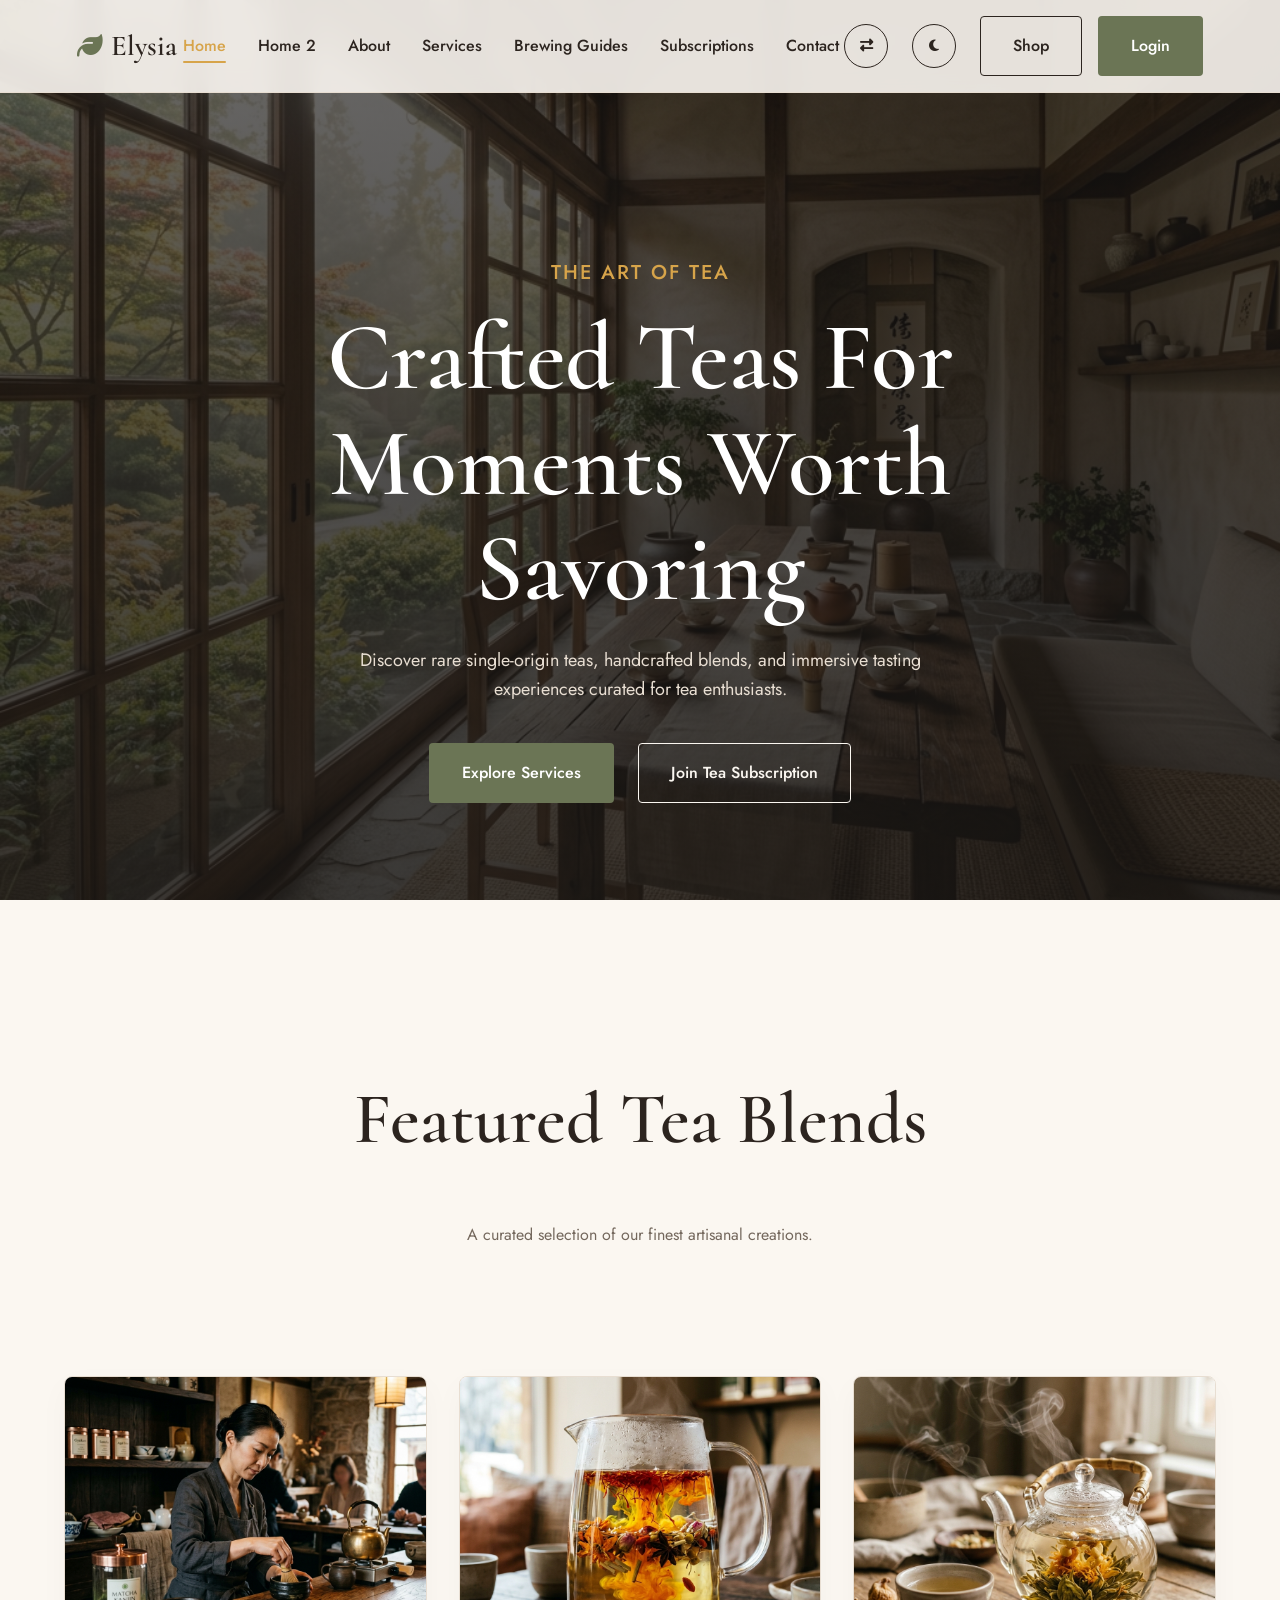
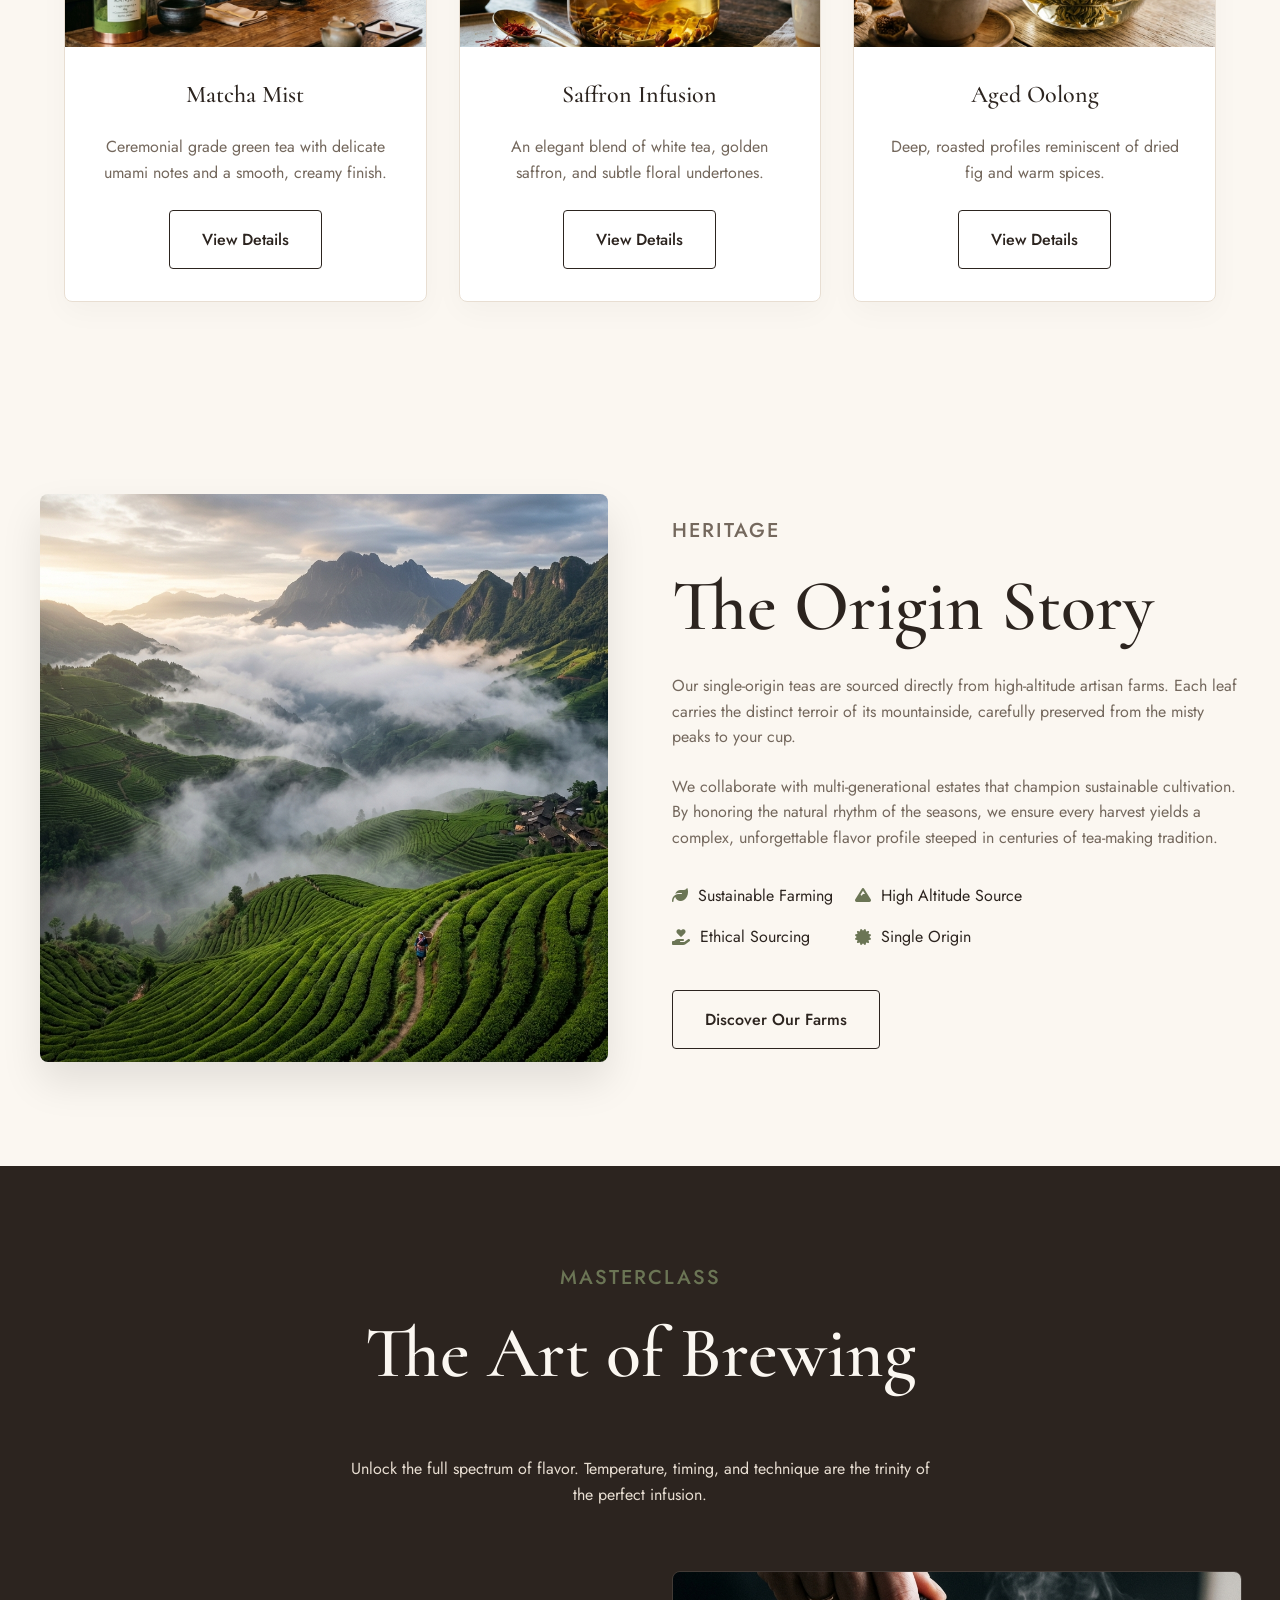
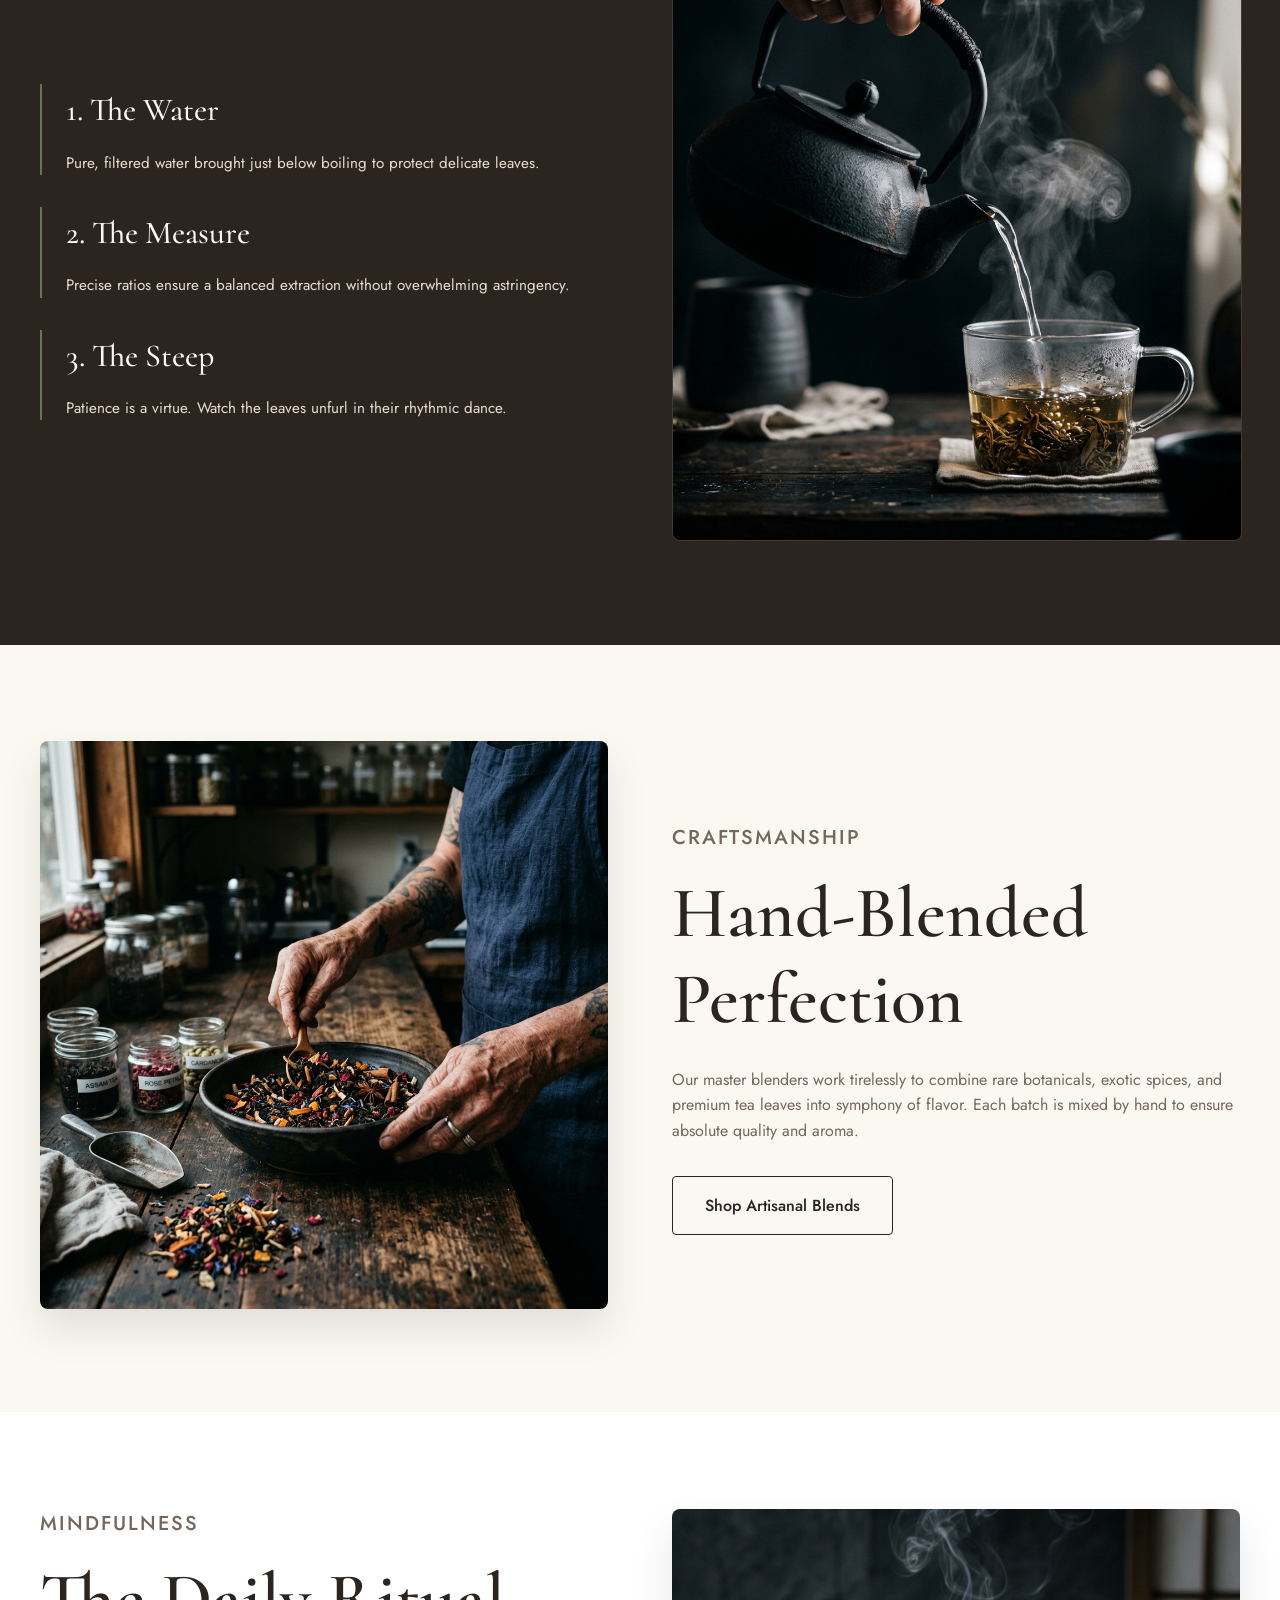
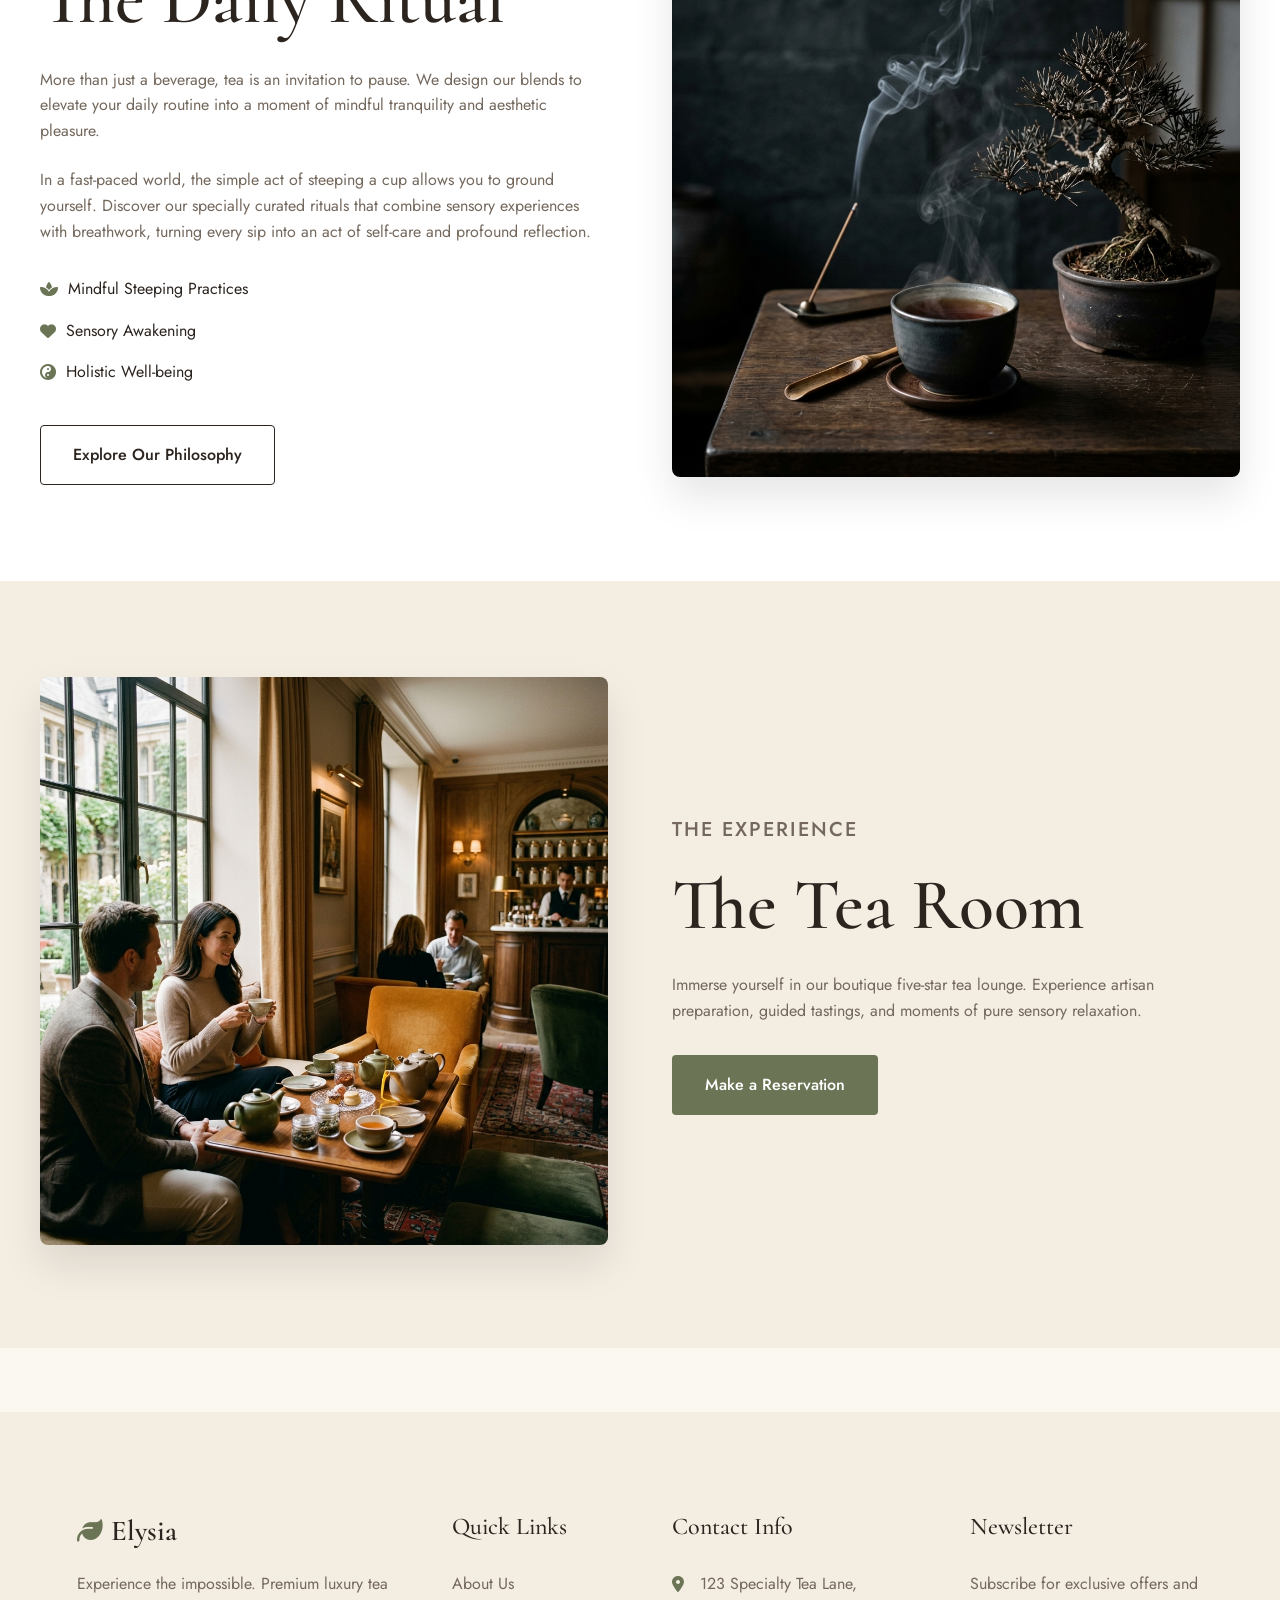
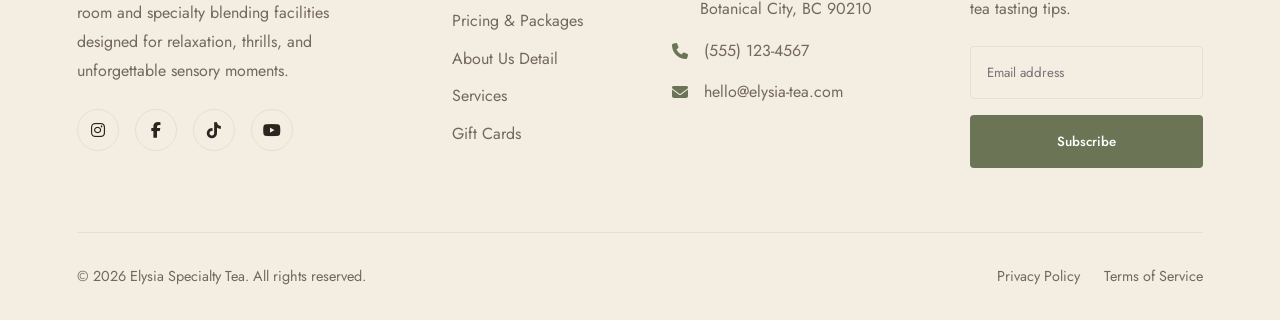
<file: index.html>
<!DOCTYPE html>
<html lang="en">
<head>
    <meta charset="UTF-8">
    <meta name="viewport" content="width=device-width, initial-scale=1.0">
    <title>Home | Specialty Tea Blending & Tea Room</title>
    <link rel="preconnect" href="https://fonts.googleapis.com">
    <link rel="preconnect" href="https://fonts.gstatic.com" crossorigin>
    <link href="https://fonts.googleapis.com/css2?family=Cormorant:wght@400;500;540;580&family=Jost:wght@400;450;500;520&display=swap" rel="stylesheet">
    <link rel="stylesheet" href="https://cdnjs.cloudflare.com/ajax/libs/font-awesome/6.4.0/css/all.min.css">
    <link rel="stylesheet" href="css/style.css?v=6">
    <link rel="stylesheet" href="css/dark-mode.css">
    <link rel="stylesheet" href="css/rtl.css">
    <link rel="icon" type="image/svg+xml" href="images/brand_logo.svg">
</head>
<body>
    
<nav class="navbar">
    <div class="nav-left">
        <a href="index.html" class="brand-logo"><i class="fa-solid fa-leaf"></i>Elysia</a>
    </div>
    
    <button id="mobile-menu-btn" class="mobile-menu-btn" title="Open Menu"><i class="fas fa-bars"></i></button>
    <div id="mobile-menu-overlay" class="mobile-menu-overlay"></div>
    
    <div class="nav-wrapper" id="nav-wrapper">
        <div class="nav-menu-header">
            <span class="brand-logo"><i class="fa-solid fa-leaf"></i>Elysia</span>
            <button id="mobile-menu-close" class="mobile-menu-close" title="Close Menu"><i class="fas fa-times"></i></button>
        </div>
        <div class="nav-center">
            <a href="index.html" class="nav-link">Home</a>
            <a href="home-2.html" class="nav-link">Home 2</a>
            <a href="about.html" class="nav-link">About</a>
            <a href="services.html" class="nav-link">Services</a>
            <a href="brewing-guides.html" class="nav-link">Brewing Guides</a>
            <a href="subscriptions.html" class="nav-link">Subscriptions</a>
            <a href="contact.html" class="nav-link">Contact</a>
        </div>
        <div class="nav-right">
            <div style="display: flex; gap: 1.5rem; align-items: center;">
                <button id="rtl-toggle" class="btn btn-secondary btn-icon" title="Toggle RTL"><i class="fas fa-right-left"></i></button>
                <button id="dark-mode-toggle" class="btn btn-secondary btn-icon" title="Toggle Theme"><i class="fas fa-moon"></i></button>
            </div>
            <div style="display: flex; gap: 1rem; align-items: center;">
                <a href="shop.html" class="btn btn-secondary">Shop</a>
                <a href="login.html" class="btn btn-primary">Login</a>
            </div>
        </div>
    </div>
</nav>

    <main class="">
        
        <section class="hero" style="min-height: 100vh; display: flex; align-items: center; justify-content: center; text-align: center; position: relative; overflow: hidden; padding-top: 80px; background-image: linear-gradient(rgba(25, 23, 21, 0.65), rgba(25, 23, 21, 0.85)), url('images/tea_hero_bg.png'); background-size: cover; background-position: center; background-attachment: fixed; color: #FBF7F1;">
            <div class="hero-bg anim-infusion" style="position: absolute; top:0; left:0; width:100%; height:100%; z-index: -1; opacity: 0.2;"></div>
            <div class="container anim-tea-bloom">
                <span class="subheading anim-float" style="display: block; margin-bottom: 1rem; color: var(--saffron-infusion);">The Art of Tea</span>
                <h1 style="margin-bottom: 1.5rem; max-width: 800px; margin-inline: auto; color: #FFFFFF;">Crafted Teas For Moments Worth Savoring</h1>
                <p style="max-width: 600px; margin: 0 auto 2.5rem; font-size: 1.125rem; color: #E8DED2;">Discover rare single-origin teas, handcrafted blends, and immersive tasting experiences curated for tea enthusiasts.</p>
                <div class="hero-cta-group">
                    <a href="services.html" class="btn btn-primary">Explore Services</a>
                    <a href="subscriptions.html" class="btn btn-secondary" style="border-color: #FBF7F1; color: #FBF7F1;">Join Tea Subscription</a>
                </div>
            </div>
        </section>
        
        <section class="sensory-element" style="padding: 6rem 2rem;">
            <div style="text-align: center; margin-bottom: 4rem;">
                <h2>Featured Tea Blends</h2>
                <p>A curated selection of our finest artisanal creations.</p>
            </div>
            <div class="card-grid cols-3">
                <div class="card">
                    <div class="card-img-wrapper"><img src="images/tea_product_1.jpg" alt="Matcha Mist"></div>
                    <div class="card-content">
                        <h3 class="card-title">Matcha Mist</h3>
                        <p class="card-desc">Ceremonial grade green tea with delicate umami notes and a smooth, creamy finish.</p>
                        <div class="card-cta"><a href="product-details.html" class="btn btn-secondary">View Details</a></div>
                    </div>
                </div>
                <div class="card">
                    <div class="card-img-wrapper"><img src="images/tea_product_2.jpg" alt="Saffron Infusion"></div>
                    <div class="card-content">
                        <h3 class="card-title">Saffron Infusion</h3>
                        <p class="card-desc">An elegant blend of white tea, golden saffron, and subtle floral undertones.</p>
                        <div class="card-cta"><a href="product-details.html" class="btn btn-secondary">View Details</a></div>
                    </div>
                </div>
                <div class="card">
                    <div class="card-img-wrapper"><img src="images/tea_product_3.jpg" alt="Aged Oolong"></div>
                    <div class="card-content">
                        <h3 class="card-title">Aged Oolong</h3>
                        <p class="card-desc">Deep, roasted profiles reminiscent of dried fig and warm spices.</p>
                        <div class="card-cta"><a href="product-details.html" class="btn btn-secondary">View Details</a></div>
                    </div>
                </div>
            </div>
        </section>
        
        <!-- Section 1: The Origin Story -->
        <section class="sensory-element" style="padding: 6rem 2rem; padding-top: 2rem !important;">
            <div style="max-width: 1200px; margin: 0 auto; display: grid; grid-template-columns: repeat(auto-fit, minmax(300px, 1fr)); gap: 4rem; align-items: center;">
                <div class="text-center-mobile" style="order: 2;">
                    <span class="subheading">Heritage</span>
                    <h2 style="margin: 1rem 0 1.5rem;">The Origin Story</h2>
                    <p style="margin-bottom: 1.5rem;">Our single-origin teas are sourced directly from high-altitude artisan farms. Each leaf carries the distinct terroir of its mountainside, carefully preserved from the misty peaks to your cup.</p>
                    <p style="margin-bottom: 2rem;">We collaborate with multi-generational estates that champion sustainable cultivation. By honoring the natural rhythm of the seasons, we ensure every harvest yields a complex, unforgettable flavor profile steeped in centuries of tea-making tradition.</p>
                    <div>
                        <ul style="list-style: none; padding: 0; margin: 0 auto 2.5rem auto; display: inline-grid; grid-template-columns: 1fr 1fr; gap: 1rem; text-align: left;">
                            <li style="display: flex; align-items: center; gap: 10px;"><i class="fas fa-leaf" style="color: var(--aged-tea-leaf);"></i> <span>Sustainable Farming</span></li>
                            <li style="display: flex; align-items: center; gap: 10px;"><i class="fas fa-mountain" style="color: var(--aged-tea-leaf);"></i> <span>High Altitude Source</span></li>
                            <li style="display: flex; align-items: center; gap: 10px;"><i class="fas fa-hand-holding-heart" style="color: var(--aged-tea-leaf);"></i> <span>Ethical Sourcing</span></li>
                            <li style="display: flex; align-items: center; gap: 10px;"><i class="fas fa-certificate" style="color: var(--aged-tea-leaf);"></i> <span>Single Origin</span></li>
                        </ul>
                    </div>
                    <a href="about.html" class="btn btn-secondary">Discover Our Farms</a>
                </div>
                <div style="order: 1;">
                    <img src="images/tea_origin.png" alt="Tea Origin" style="width: 100%; border-radius: 8px; box-shadow: 0 20px 40px rgba(0,0,0,0.1);">
                </div>
            </div>
        </section>

        <!-- Section 2: Masterclass Brewing -->
        <section class="sensory-element" style="padding: 6rem 2rem; background-color: var(--text-primary); color: var(--primary-bg);">
            <div style="text-align: center; margin-bottom: 4rem;">
                <span class="subheading" style="color: var(--aged-tea-leaf);">Masterclass</span>
                <h2 style="color: var(--primary-bg); margin-top: 1rem;">The Art of Brewing</h2>
                <p style="color: var(--border); max-width: 600px; margin: 0 auto;">Unlock the full spectrum of flavor. Temperature, timing, and technique are the trinity of the perfect infusion.</p>
            </div>
            <div style="max-width: 1200px; margin: 0 auto; display: grid; grid-template-columns: repeat(auto-fit, minmax(300px, 1fr)); gap: 4rem; align-items: center;">
                <div>
                    <div style="margin-bottom: 2rem; border-left: 2px solid var(--aged-tea-leaf); padding-left: 1.5rem;">
                        <h4 style="color: var(--primary-bg); margin-bottom: 0.5rem;">1. The Water</h4>
                        <p style="color: var(--border); font-size: 0.95rem;">Pure, filtered water brought just below boiling to protect delicate leaves.</p>
                    </div>
                    <div style="margin-bottom: 2rem; border-left: 2px solid var(--aged-tea-leaf); padding-left: 1.5rem;">
                        <h4 style="color: var(--primary-bg); margin-bottom: 0.5rem;">2. The Measure</h4>
                        <p style="color: var(--border); font-size: 0.95rem;">Precise ratios ensure a balanced extraction without overwhelming astringency.</p>
                    </div>
                    <div style="border-left: 2px solid var(--aged-tea-leaf); padding-left: 1.5rem;">
                        <h4 style="color: var(--primary-bg); margin-bottom: 0.5rem;">3. The Steep</h4>
                        <p style="color: var(--border); font-size: 0.95rem;">Patience is a virtue. Watch the leaves unfurl in their rhythmic dance.</p>
                    </div>
                </div>
                <div>
                    <img src="images/tea_brewing.png" alt="Brewing Masterclass" style="width: 100%; border-radius: 8px; border: 1px solid rgba(255,255,255,0.1);">
                </div>
            </div>
        </section>

        <!-- Section 5: Artisan Craftsmanship -->
        <section class="sensory-element" style="padding: 6rem 2rem;">
            <div style="max-width: 1200px; margin: 0 auto; display: grid; grid-template-columns: repeat(auto-fit, minmax(300px, 1fr)); gap: 4rem; align-items: center;">
                <div>
                    <img src="images/tea_crafting.png" alt="Artisan Craftsmanship" style="width: 100%; border-radius: 8px; box-shadow: 0 20px 40px rgba(0,0,0,0.1);">
                </div>
                <div class="text-center-mobile">
                    <span class="subheading">Craftsmanship</span>
                    <h2 style="margin: 1rem 0 1.5rem;">Hand-Blended Perfection</h2>
                    <p style="margin-bottom: 2rem;">Our master blenders work tirelessly to combine rare botanicals, exotic spices, and premium tea leaves into symphony of flavor. Each batch is mixed by hand to ensure absolute quality and aroma.</p>
                    <a href="shop.html" class="btn btn-secondary">Shop Artisanal Blends</a>
                </div>
            </div>
        </section>

        <!-- Section 6: Tea Rituals -->
        <section class="sensory-element" style="padding: 6rem 2rem; background-color: var(--card-bg);">
            <div style="max-width: 1200px; margin: 0 auto; display: grid; grid-template-columns: repeat(auto-fit, minmax(300px, 1fr)); gap: 4rem; align-items: center;">
                <div class="text-center-mobile">
                    <span class="subheading">Mindfulness</span>
                    <h2 style="margin: 1rem 0 1.5rem;">The Daily Ritual</h2>
                    <p style="margin-bottom: 1.5rem;">More than just a beverage, tea is an invitation to pause. We design our blends to elevate your daily routine into a moment of mindful tranquility and aesthetic pleasure.</p>
                    <p style="margin-bottom: 2rem;">In a fast-paced world, the simple act of steeping a cup allows you to ground yourself. Discover our specially curated rituals that combine sensory experiences with breathwork, turning every sip into an act of self-care and profound reflection.</p>
                    <div>
                        <ul style="list-style: none; padding: 0; margin: 0 auto 2.5rem auto; text-align: left; display: inline-flex; flex-direction: column; gap: 1rem;">
                            <li style="display: flex; align-items: center; gap: 10px;"><i class="fas fa-spa" style="color: var(--aged-tea-leaf);"></i> <span>Mindful Steeping Practices</span></li>
                            <li style="display: flex; align-items: center; gap: 10px;"><i class="fas fa-heart" style="color: var(--aged-tea-leaf);"></i> <span>Sensory Awakening</span></li>
                            <li style="display: flex; align-items: center; gap: 10px;"><i class="fas fa-yin-yang" style="color: var(--aged-tea-leaf);"></i> <span>Holistic Well-being</span></li>
                        </ul>
                    </div>
                    <a href="about.html" class="btn btn-secondary">Explore Our Philosophy</a>
                </div>
                <div>
                    <img src="images/tea_ritual.png" alt="Tea Ritual" style="width: 100%; border-radius: 8px; box-shadow: 0 20px 40px rgba(0,0,0,0.1);">
                </div>
            </div>
        </section>

        <section class="sensory-element" style="padding: 6rem 2rem; background-color: var(--secondary-bg);">
            <div style="max-width: 1200px; margin: 0 auto; display: grid; grid-template-columns: repeat(auto-fit, minmax(300px, 1fr)); gap: 4rem; align-items: center;">
                <div>
                    <img src="images/tea_room.jpg" alt="Tea Room" style="width: 100%; border-radius: 8px; box-shadow: 0 20px 40px rgba(0,0,0,0.1);">
                </div>
                <div class="text-center-mobile">
                    <span class="subheading">The Experience</span>
                    <h2 style="margin: 1rem 0 1.5rem;">The Tea Room</h2>
                    <p style="margin-bottom: 2rem;">Immerse yourself in our boutique five-star tea lounge. Experience artisan preparation, guided tastings, and moments of pure sensory relaxation.</p>
                    <a href="services.html" class="btn btn-primary">Make a Reservation</a>
                </div>
            </div>
        </section>
        
    </main>
    
<footer class="footer">
    <div class="footer-container">
        <div class="footer-grid">
            <div>
                <div style="margin-bottom: 1rem;"><a href="index.html" class="brand-logo"><i class="fa-solid fa-leaf"></i>Elysia</a></div>
                <p class="footer-desc">Experience the impossible. Premium luxury tea room and specialty blending facilities designed for relaxation, thrills, and unforgettable sensory moments.</p>
                <div class="footer-socials">
                    <a href="#"><i class="fab fa-instagram"></i></a>
                    <a href="#"><i class="fab fa-facebook-f"></i></a>
                    <a href="#"><i class="fab fa-tiktok"></i></a>
                    <a href="#"><i class="fab fa-youtube"></i></a>
                </div>
            </div>
            <div>
                <h4 class="footer-heading">Quick Links</h4>
                <ul class="footer-links">
                    <li><a href="about.html">About Us</a></li>
                    <li><a href="pricing.html">Pricing & Packages</a></li>
                    <li><a href="about.html">About Us Detail</a></li>
                    <li><a href="services.html">Services</a></li>
                    <li><a href="shop.html">Gift Cards</a></li>
                </ul>
            </div>
            <div>
                <h4 class="footer-heading">Contact Info</h4>
                <ul class="footer-contact">
                    <li><i class="fas fa-map-marker-alt"></i> 123 Specialty Tea Lane, Botanical City, BC 90210</li>
                    <li><i class="fas fa-phone"></i> (555) 123-4567</li>
                    <li><i class="fas fa-envelope"></i> hello@elysia-tea.com</li>
                </ul>
            </div>
            <div class="footer-newsletter">
                <h4 class="footer-heading">Newsletter</h4>
                <p>Subscribe for exclusive offers and tea tasting tips.</p>
                <form class="newsletter-form">
                    <input type="email" class="newsletter-input" placeholder="Email address">
                    <button type="button" class="btn btn-primary" style="width: 100%;">Subscribe</button>
                </form>
            </div>
        </div>
        <div class="footer-bottom">
            <div>&copy; 2026 Elysia Specialty Tea. All rights reserved.</div>
            <div class="footer-bottom-links">
                <a href="#">Privacy Policy</a>
                <a href="#">Terms of Service</a>
            </div>
        </div>
    </div>
</footer>
<button id="back-to-top" class="back-to-top" aria-label="Back to top">
    <i class="fas fa-arrow-up"></i>
</button>

    <script src="js/main.js"></script>
</body>
</html>
</file>
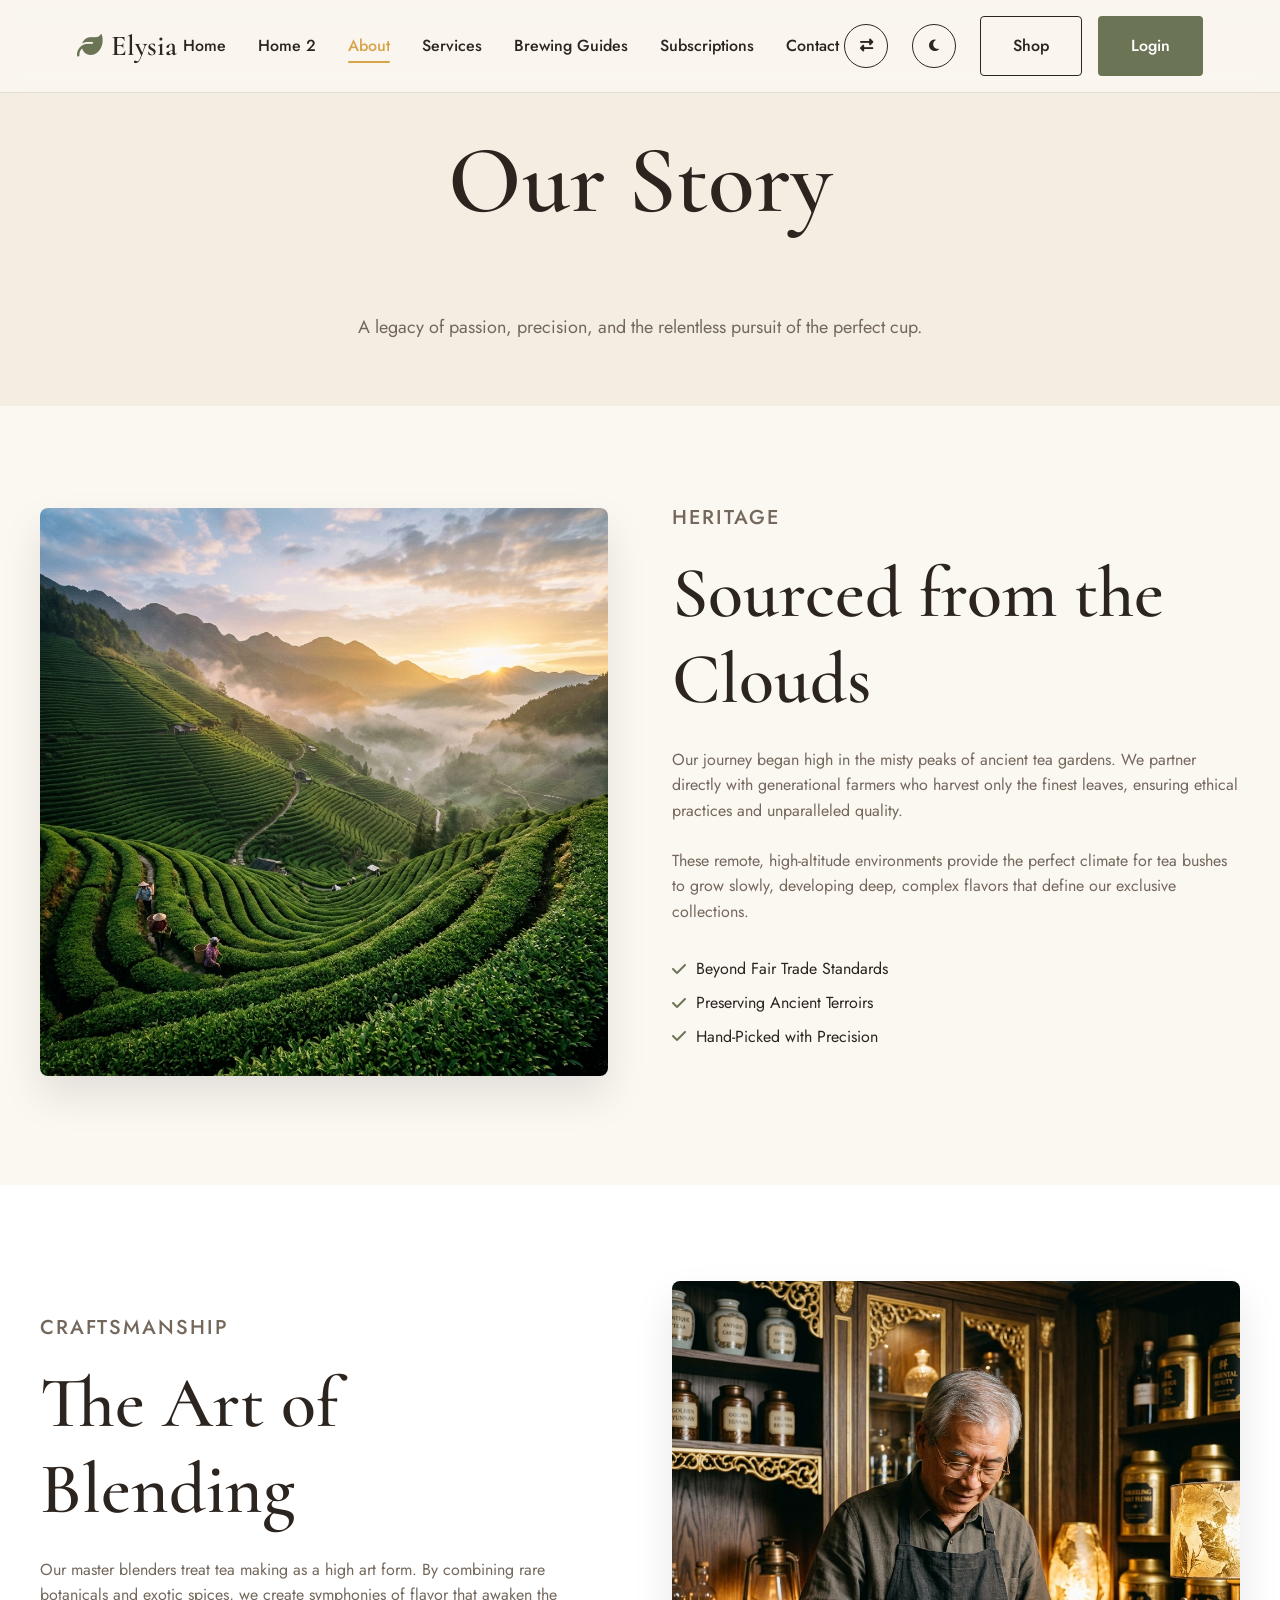
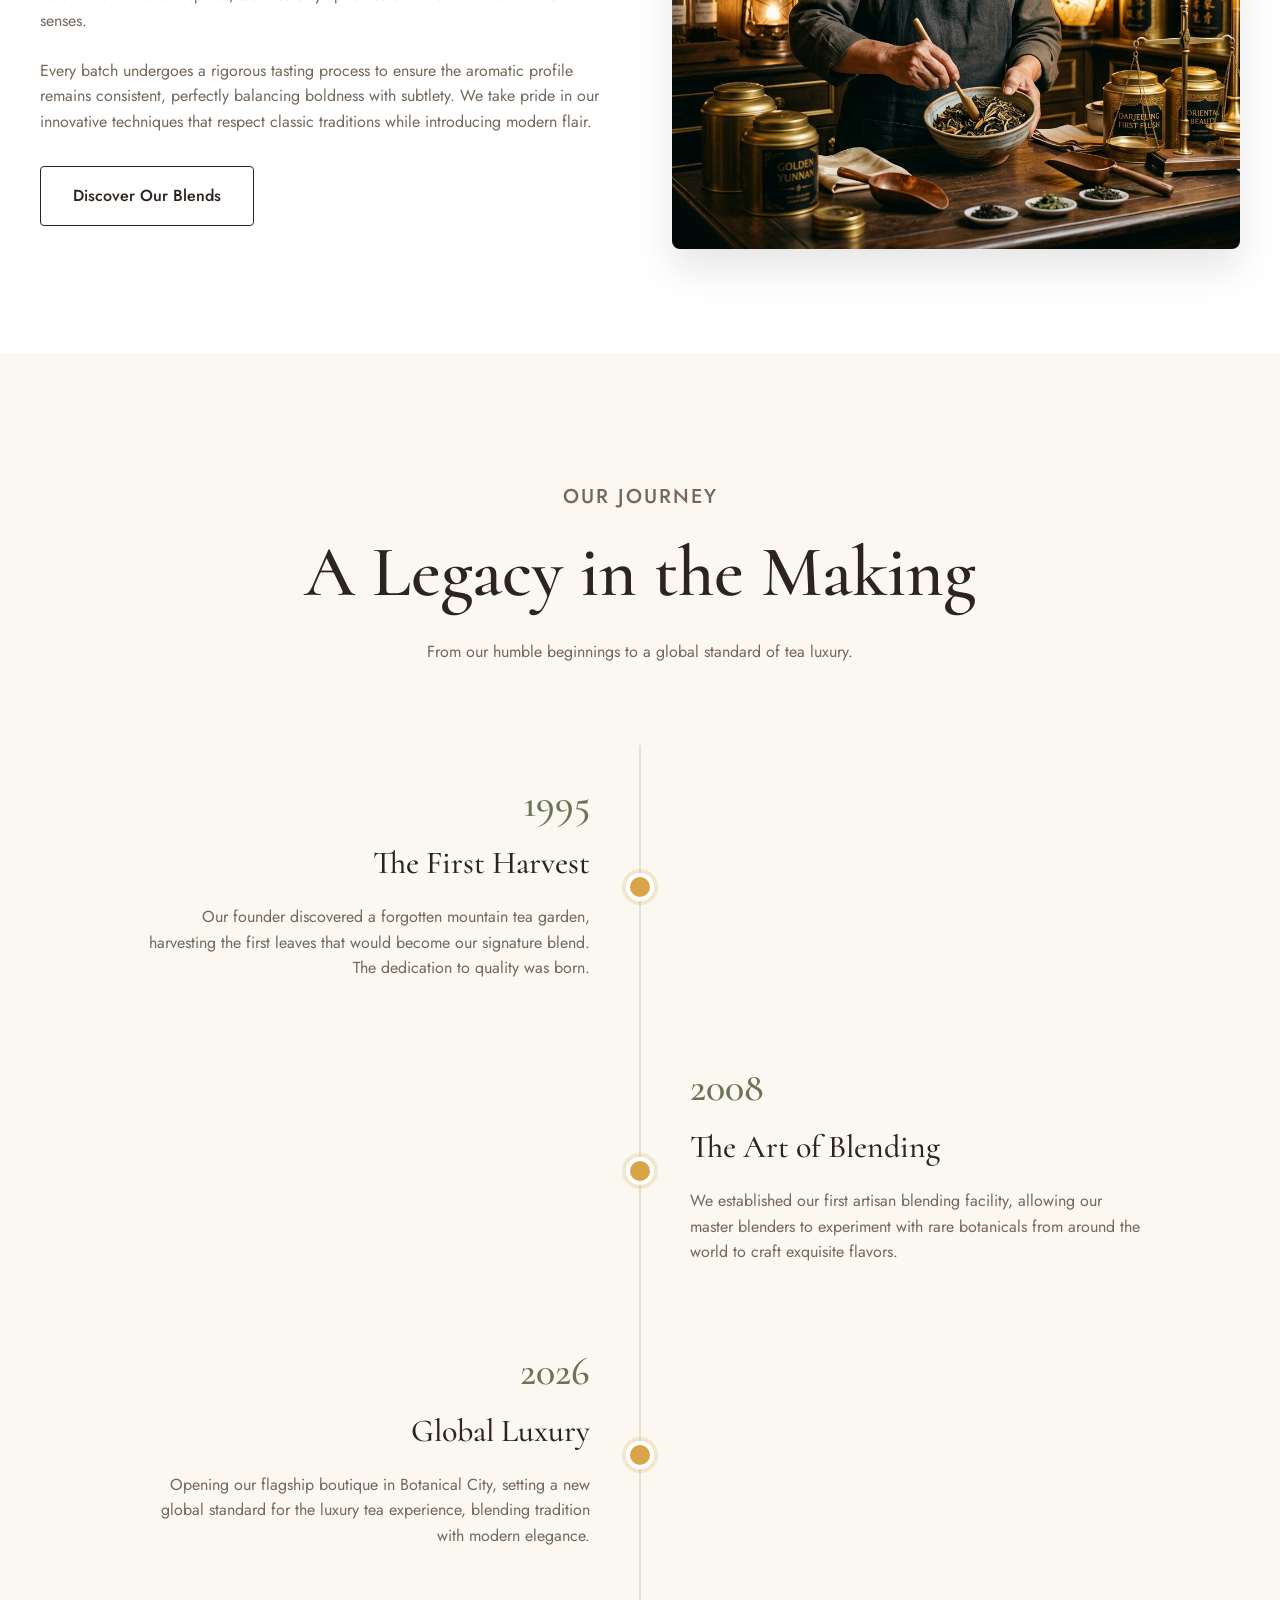
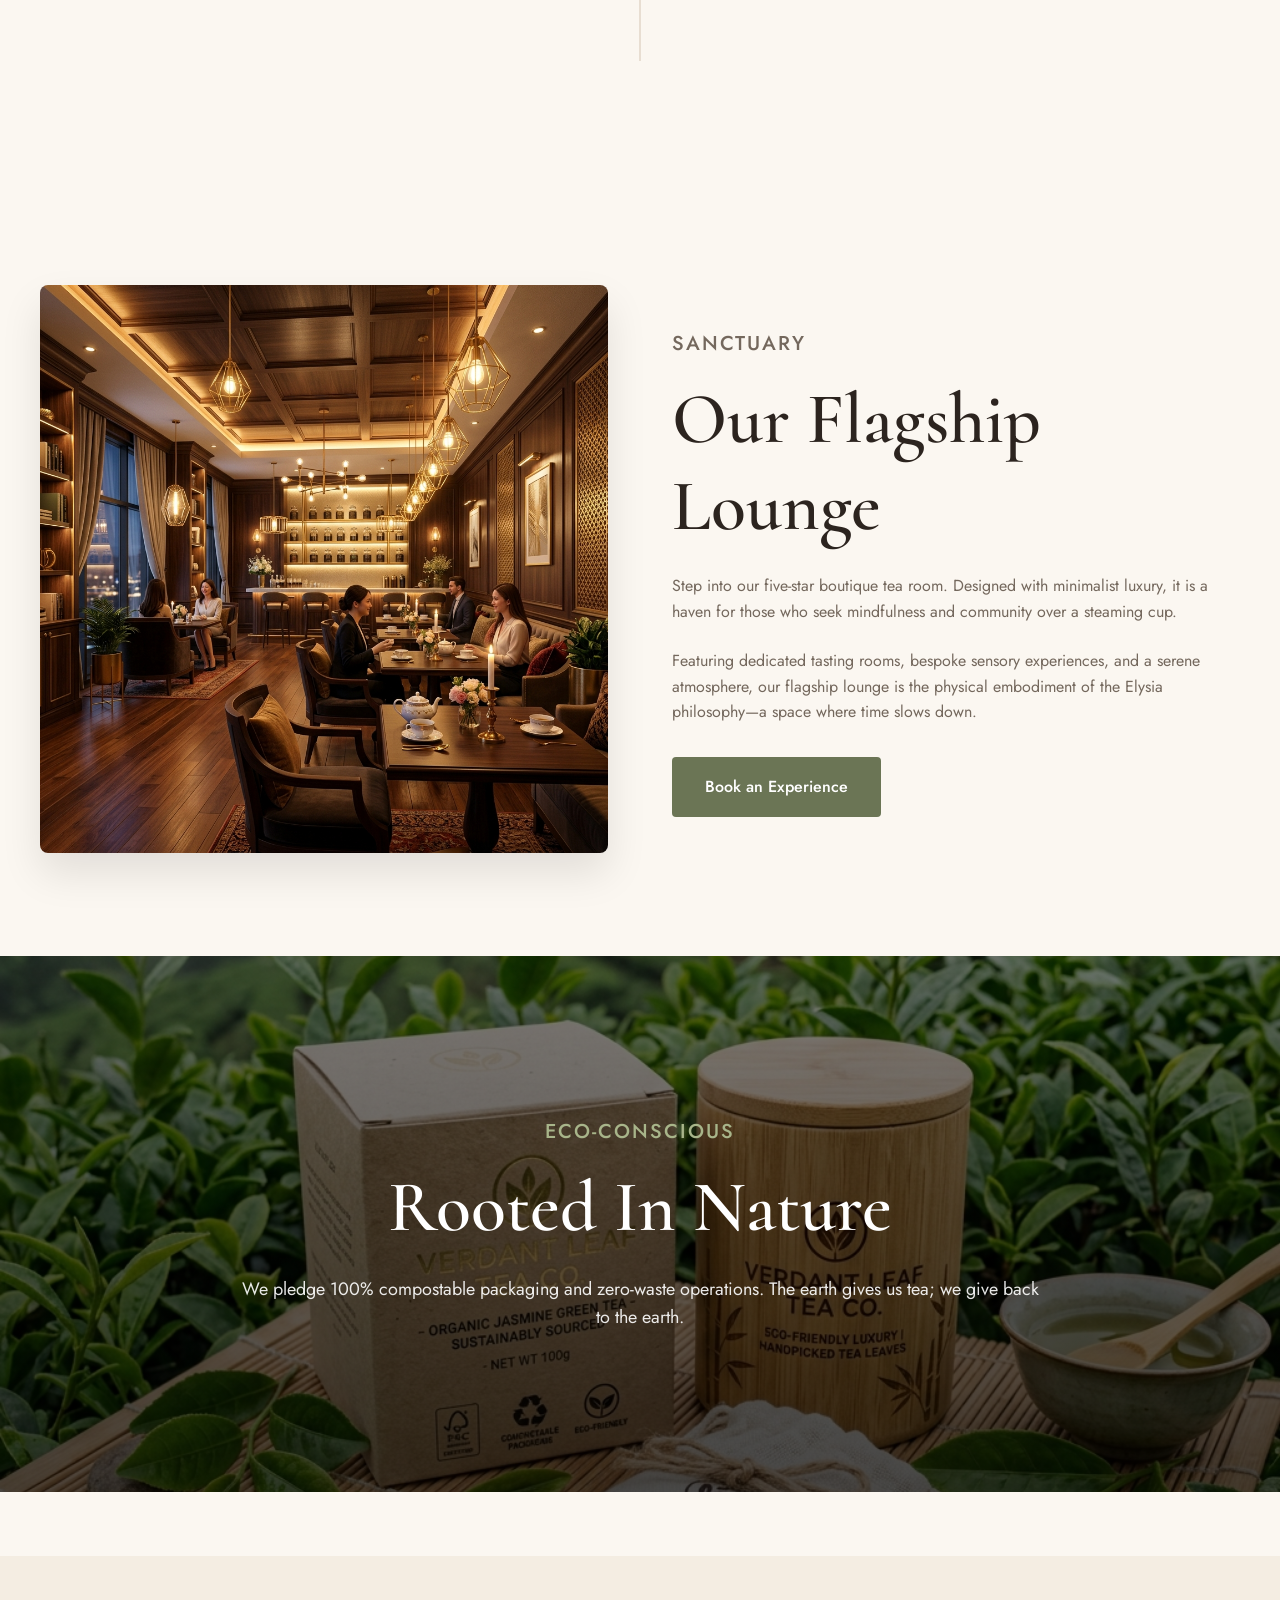
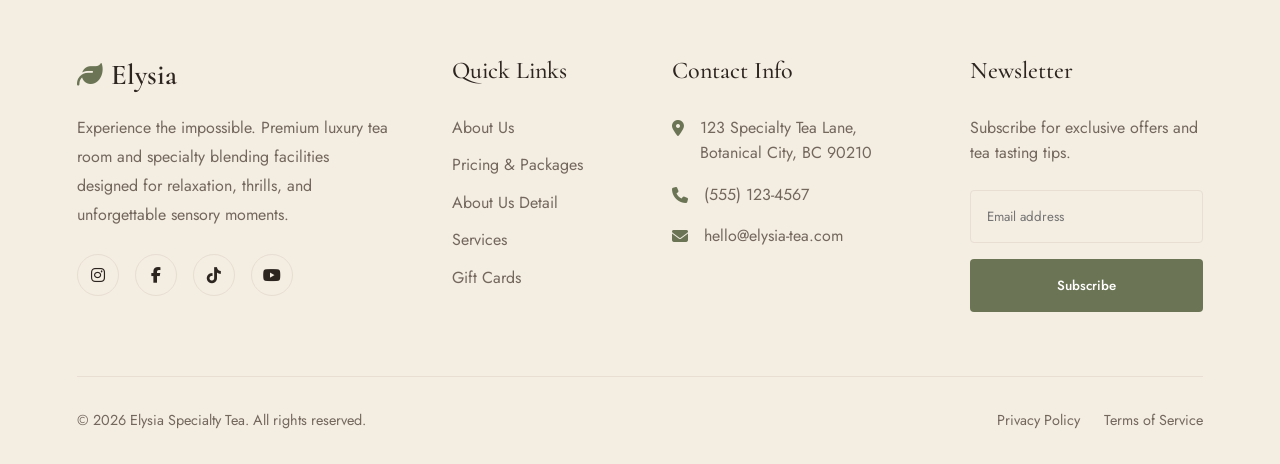
<file: about.html>
<!DOCTYPE html>
<html lang="en">
<head>
    <meta charset="UTF-8">
    <meta name="viewport" content="width=device-width, initial-scale=1.0">
    <title>About | Specialty Tea Blending & Tea Room</title>
    <link rel="preconnect" href="https://fonts.googleapis.com">
    <link rel="preconnect" href="https://fonts.gstatic.com" crossorigin>
    <link href="https://fonts.googleapis.com/css2?family=Cormorant:wght@400;500;540;580&family=Jost:wght@400;450;500;520&display=swap" rel="stylesheet">
    <link rel="stylesheet" href="https://cdnjs.cloudflare.com/ajax/libs/font-awesome/6.4.0/css/all.min.css">
    <link rel="stylesheet" href="css/style.css?v=4">
    <link rel="stylesheet" href="css/dark-mode.css">
    <link rel="stylesheet" href="css/rtl.css">
    <link rel="icon" type="image/svg+xml" href="images/brand_logo.svg">
</head>
<body>
    
<nav class="navbar">
    <div class="nav-left">
        <a href="index.html" class="brand-logo"><i class="fa-solid fa-leaf"></i>Elysia</a>
    </div>
    
    <button id="mobile-menu-btn" class="mobile-menu-btn" title="Open Menu"><i class="fas fa-bars"></i></button>
    <div id="mobile-menu-overlay" class="mobile-menu-overlay"></div>
    
    <div class="nav-wrapper" id="nav-wrapper">
        <div class="nav-menu-header">
            <span class="brand-logo"><i class="fa-solid fa-leaf"></i>Elysia</span>
            <button id="mobile-menu-close" class="mobile-menu-close" title="Close Menu"><i class="fas fa-times"></i></button>
        </div>
        <div class="nav-center">
            <a href="index.html" class="nav-link">Home</a>
            <a href="home-2.html" class="nav-link">Home 2</a>
            <a href="about.html" class="nav-link">About</a>
            <a href="services.html" class="nav-link">Services</a>
            <a href="brewing-guides.html" class="nav-link">Brewing Guides</a>
            <a href="subscriptions.html" class="nav-link">Subscriptions</a>
            <a href="contact.html" class="nav-link">Contact</a>
        </div>
        <div class="nav-right">
            <div style="display: flex; gap: 1.5rem; align-items: center;">
                <button id="rtl-toggle" class="btn btn-secondary btn-icon" title="Toggle RTL"><i class="fas fa-right-left"></i></button>
                <button id="dark-mode-toggle" class="btn btn-secondary btn-icon" title="Toggle Theme"><i class="fas fa-moon"></i></button>
            </div>
            <div style="display: flex; gap: 1rem; align-items: center;">
                <a href="shop.html" class="btn btn-secondary">Shop</a>
                <a href="login.html" class="btn btn-primary">Login</a>
            </div>
        </div>
    </div>
</nav>

    <main class="">
        
        <section style="padding: 8rem 2rem 4rem; text-align: center; background-color: var(--secondary-bg);">
            <h1 class="anim-sensory">Our Story</h1>
            <p style="max-width: 600px; margin: 1rem auto 0; font-size: 1.125rem;">A legacy of passion, precision, and the relentless pursuit of the perfect cup.</p>
        </section>
        
        <section class="sensory-element" style="padding: 6rem 2rem;">
            <div style="max-width: 1200px; margin: 0 auto; display: grid; grid-template-columns: repeat(auto-fit, minmax(300px, 1fr)); gap: 4rem; align-items: center;">
                <div><img src="images/about_origin.png" alt="Heritage" style="width: 100%; border-radius: 8px; box-shadow: 0 20px 40px rgba(0,0,0,0.1);"></div>
                <div class="text-center-mobile">
                    <span class="subheading">Heritage</span>
                    <h2 style="margin: 1rem 0 1.5rem;">Sourced from the Clouds</h2>
                    <p style="margin-bottom: 1.5rem;">Our journey began high in the misty peaks of ancient tea gardens. We partner directly with generational farmers who harvest only the finest leaves, ensuring ethical practices and unparalleled quality.</p>
                    <p style="margin-bottom: 2rem;">These remote, high-altitude environments provide the perfect climate for tea bushes to grow slowly, developing deep, complex flavors that define our exclusive collections.</p>
                    <div>
                        <ul style="list-style: none; padding: 0; margin: 0 auto 2.5rem auto; text-align: left; display: inline-flex; flex-direction: column; gap: 0.5rem;">
                            <li style="display: flex; align-items: center; gap: 10px;"><i class="fas fa-check" style="color: var(--aged-tea-leaf);"></i> <span>Beyond Fair Trade Standards</span></li>
                            <li style="display: flex; align-items: center; gap: 10px;"><i class="fas fa-check" style="color: var(--aged-tea-leaf);"></i> <span>Preserving Ancient Terroirs</span></li>
                            <li style="display: flex; align-items: center; gap: 10px;"><i class="fas fa-check" style="color: var(--aged-tea-leaf);"></i> <span>Hand-Picked with Precision</span></li>
                        </ul>
                    </div>
                </div>
            </div>
        </section>

        <section class="sensory-element" style="padding: 6rem 2rem; background-color: var(--card-bg);">
            <div style="max-width: 1200px; margin: 0 auto; display: grid; grid-template-columns: repeat(auto-fit, minmax(300px, 1fr)); gap: 4rem; align-items: center;">
                <div class="text-center-mobile">
                    <span class="subheading">Craftsmanship</span>
                    <h2 style="margin: 1rem 0 1.5rem;">The Art of Blending</h2>
                    <p style="margin-bottom: 1.5rem;">Our master blenders treat tea making as a high art form. By combining rare botanicals and exotic spices, we create symphonies of flavor that awaken the senses.</p>
                    <p style="margin-bottom: 2rem;">Every batch undergoes a rigorous tasting process to ensure the aromatic profile remains consistent, perfectly balancing boldness with subtlety. We take pride in our innovative techniques that respect classic traditions while introducing modern flair.</p>
                    <a href="shop.html" class="btn btn-secondary">Discover Our Blends</a>
                </div>
                <div>
                    <img src="images/about_crafting.png" alt="Craftsmanship" style="width: 100%; border-radius: 8px; box-shadow: 0 20px 40px rgba(0,0,0,0.1);">
                </div>
            </div>
        </section>

        <section class="sensory-element" style="padding: 8rem 2rem; background-color: var(--primary-bg);">
            <div style="text-align: center; margin-bottom: 5rem;">
                <span class="subheading">Our Journey</span>
                <h2 style="margin: 1rem 0 1.5rem;">A Legacy in the Making</h2>
                <p style="max-width: 600px; margin: 0 auto;">From our humble beginnings to a global standard of tea luxury.</p>
            </div>
            
            <div class="timeline-container">
                <div class="timeline-line"></div>
                
                <div class="timeline-item anim-sensory">
                    <div class="timeline-content">
                        <h3 style="color: var(--aged-tea-leaf); margin-bottom: 0.5rem; font-size: 2.5rem;">1995</h3>
                        <h4 style="margin-bottom: 1rem;">The First Harvest</h4>
                        <p>Our founder discovered a forgotten mountain tea garden, harvesting the first leaves that would become our signature blend. The dedication to quality was born.</p>
                    </div>
                    <div class="timeline-dot"></div>
                    <div class="timeline-empty"></div>
                </div>

                <div class="timeline-item reversed anim-sensory" style="animation-delay: 0.2s;">
                    <div class="timeline-content">
                        <h3 style="color: var(--aged-tea-leaf); margin-bottom: 0.5rem; font-size: 2.5rem;">2008</h3>
                        <h4 style="margin-bottom: 1rem;">The Art of Blending</h4>
                        <p>We established our first artisan blending facility, allowing our master blenders to experiment with rare botanicals from around the world to craft exquisite flavors.</p>
                    </div>
                    <div class="timeline-dot"></div>
                    <div class="timeline-empty"></div>
                </div>

                <div class="timeline-item anim-sensory" style="animation-delay: 0.4s;">
                    <div class="timeline-content">
                        <h3 style="color: var(--aged-tea-leaf); margin-bottom: 0.5rem; font-size: 2.5rem;">2026</h3>
                        <h4 style="margin-bottom: 1rem;">Global Luxury</h4>
                        <p>Opening our flagship boutique in Botanical City, setting a new global standard for the luxury tea experience, blending tradition with modern elegance.</p>
                    </div>
                    <div class="timeline-dot"></div>
                    <div class="timeline-empty"></div>
                </div>
            </div>
        </section>

        <section class="sensory-element" style="padding: 6rem 2rem;">
            <div style="max-width: 1200px; margin: 0 auto; display: grid; grid-template-columns: repeat(auto-fit, minmax(300px, 1fr)); gap: 4rem; align-items: center;">
                <div><img src="images/about_tea_room.png" alt="Tea Room" style="width: 100%; border-radius: 8px; box-shadow: 0 20px 40px rgba(0,0,0,0.1);"></div>
                <div class="text-center-mobile">
                    <span class="subheading">Sanctuary</span>
                    <h2 style="margin: 1rem 0 1.5rem;">Our Flagship Lounge</h2>
                    <p style="margin-bottom: 1.5rem;">Step into our five-star boutique tea room. Designed with minimalist luxury, it is a haven for those who seek mindfulness and community over a steaming cup.</p>
                    <p style="margin-bottom: 2rem;">Featuring dedicated tasting rooms, bespoke sensory experiences, and a serene atmosphere, our flagship lounge is the physical embodiment of the Elysia philosophy—a space where time slows down.</p>
                    <a href="services.html" class="btn btn-primary">Book an Experience</a>
                </div>
            </div>
        </section>

        <section class="sensory-element" style="padding: 6rem 2rem; background-image: linear-gradient(rgba(0,0,0,0.5), rgba(0,0,0,0.7)), url('images/about_sustainability.png'); background-size: cover; background-position: center; background-attachment: fixed; color: #FFF; text-align: center;">
            <div style="max-width: 800px; margin: 4rem auto;">
                <span class="subheading" style="color: var(--matcha-mist);">Eco-Conscious</span>
                <h2 style="color: #FFF; margin: 1rem 0 1.5rem;">Rooted In Nature</h2>
                <p style="color: rgba(255,255,255,0.9); margin-bottom: 2.5rem; font-size: 1.125rem;">We pledge 100% compostable packaging and zero-waste operations. The earth gives us tea; we give back to the earth.</p>
            </div>
        </section>
        
    </main>
    
<footer class="footer">
    <div class="footer-container">
        <div class="footer-grid">
            <div>
                <div style="margin-bottom: 1rem;"><a href="index.html" class="brand-logo"><i class="fa-solid fa-leaf"></i>Elysia</a></div>
                <p class="footer-desc">Experience the impossible. Premium luxury tea room and specialty blending facilities designed for relaxation, thrills, and unforgettable sensory moments.</p>
                <div class="footer-socials">
                    <a href="#"><i class="fab fa-instagram"></i></a>
                    <a href="#"><i class="fab fa-facebook-f"></i></a>
                    <a href="#"><i class="fab fa-tiktok"></i></a>
                    <a href="#"><i class="fab fa-youtube"></i></a>
                </div>
            </div>
            <div>
                <h4 class="footer-heading">Quick Links</h4>
                <ul class="footer-links">
                    <li><a href="about.html">About Us</a></li>
                    <li><a href="pricing.html">Pricing & Packages</a></li>
                    <li><a href="about.html">About Us Detail</a></li>
                    <li><a href="services.html">Services</a></li>
                    <li><a href="shop.html">Gift Cards</a></li>
                </ul>
            </div>
            <div>
                <h4 class="footer-heading">Contact Info</h4>
                <ul class="footer-contact">
                    <li><i class="fas fa-map-marker-alt"></i> 123 Specialty Tea Lane, Botanical City, BC 90210</li>
                    <li><i class="fas fa-phone"></i> (555) 123-4567</li>
                    <li><i class="fas fa-envelope"></i> hello@elysia-tea.com</li>
                </ul>
            </div>
            <div class="footer-newsletter">
                <h4 class="footer-heading">Newsletter</h4>
                <p>Subscribe for exclusive offers and tea tasting tips.</p>
                <form class="newsletter-form">
                    <input type="email" class="newsletter-input" placeholder="Email address">
                    <button type="button" class="btn btn-primary" style="width: 100%;">Subscribe</button>
                </form>
            </div>
        </div>
        <div class="footer-bottom">
            <div>&copy; 2026 Elysia Specialty Tea. All rights reserved.</div>
            <div class="footer-bottom-links">
                <a href="#">Privacy Policy</a>
                <a href="#">Terms of Service</a>
            </div>
        </div>
    </div>
</footer>
<button id="back-to-top" class="back-to-top" aria-label="Back to top">
    <i class="fas fa-arrow-up"></i>
</button>

    <script src="js/main.js"></script>
</body>
</html>
</file>
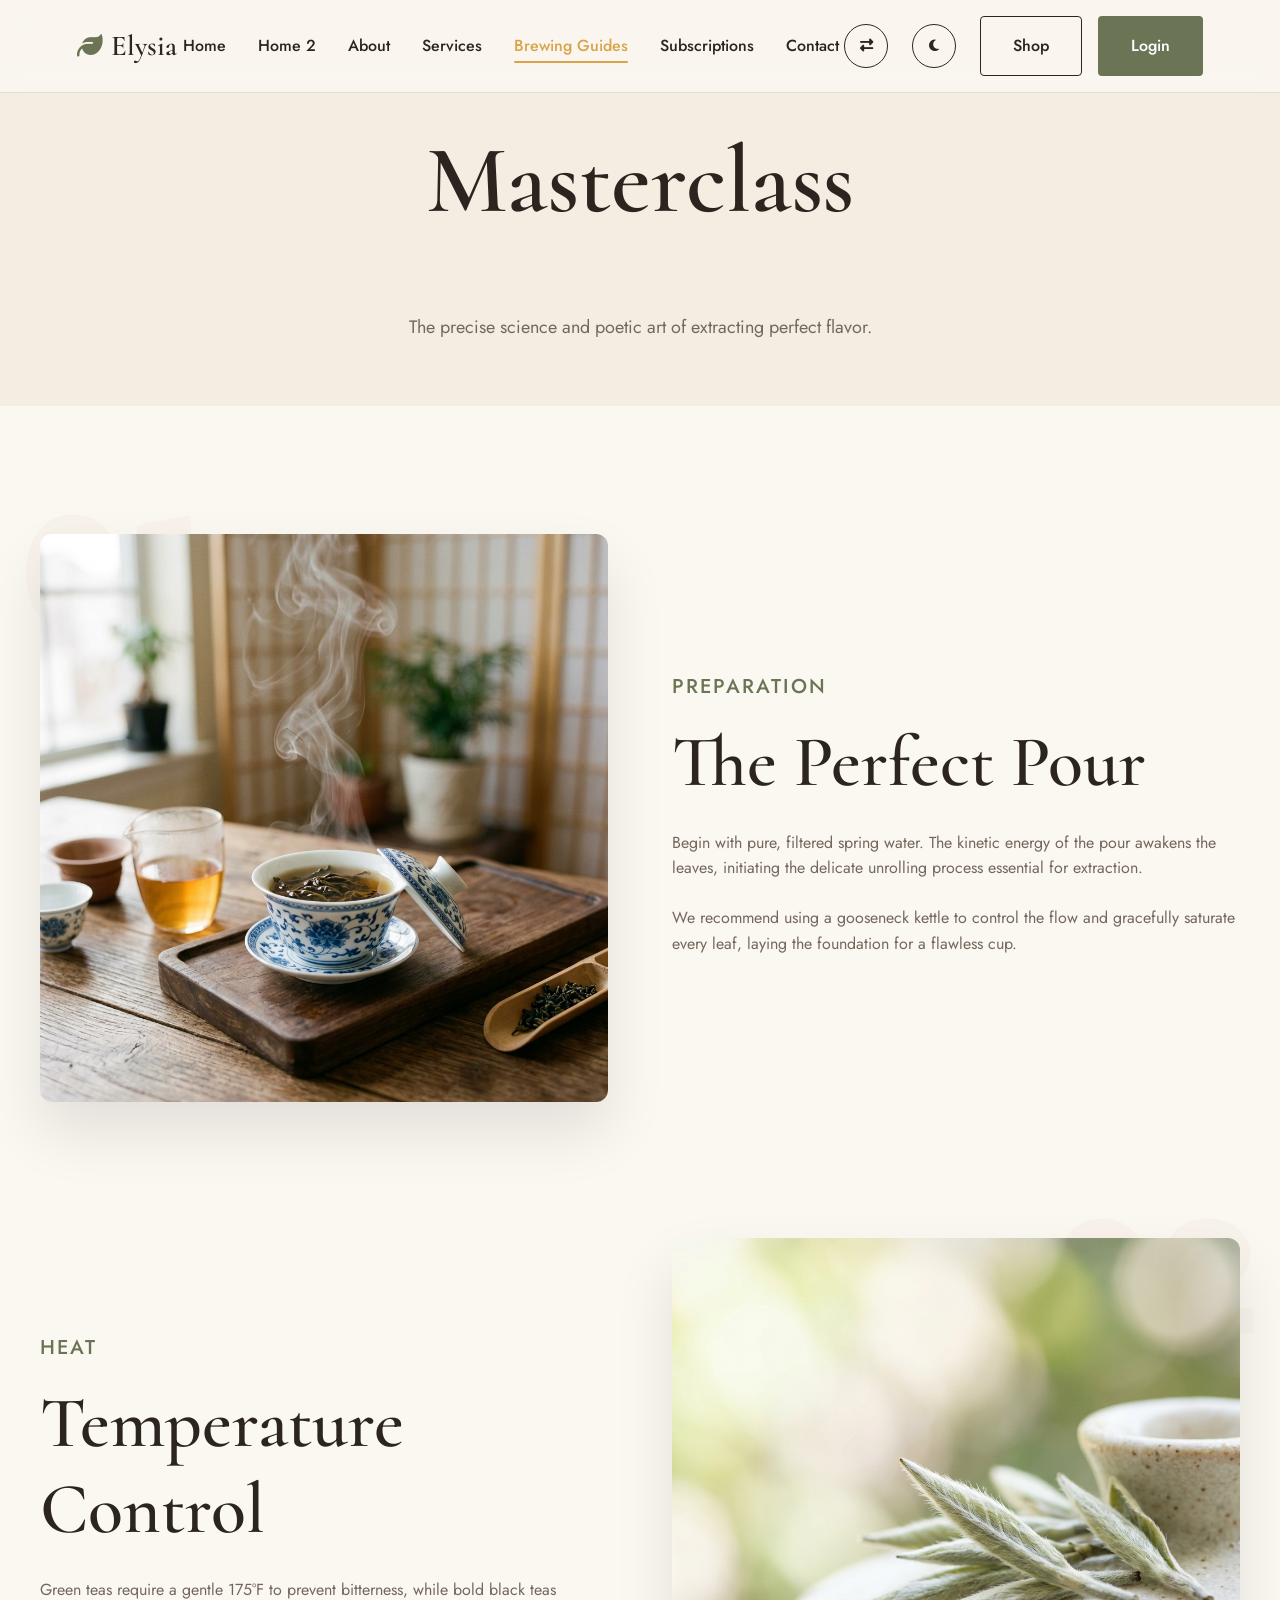
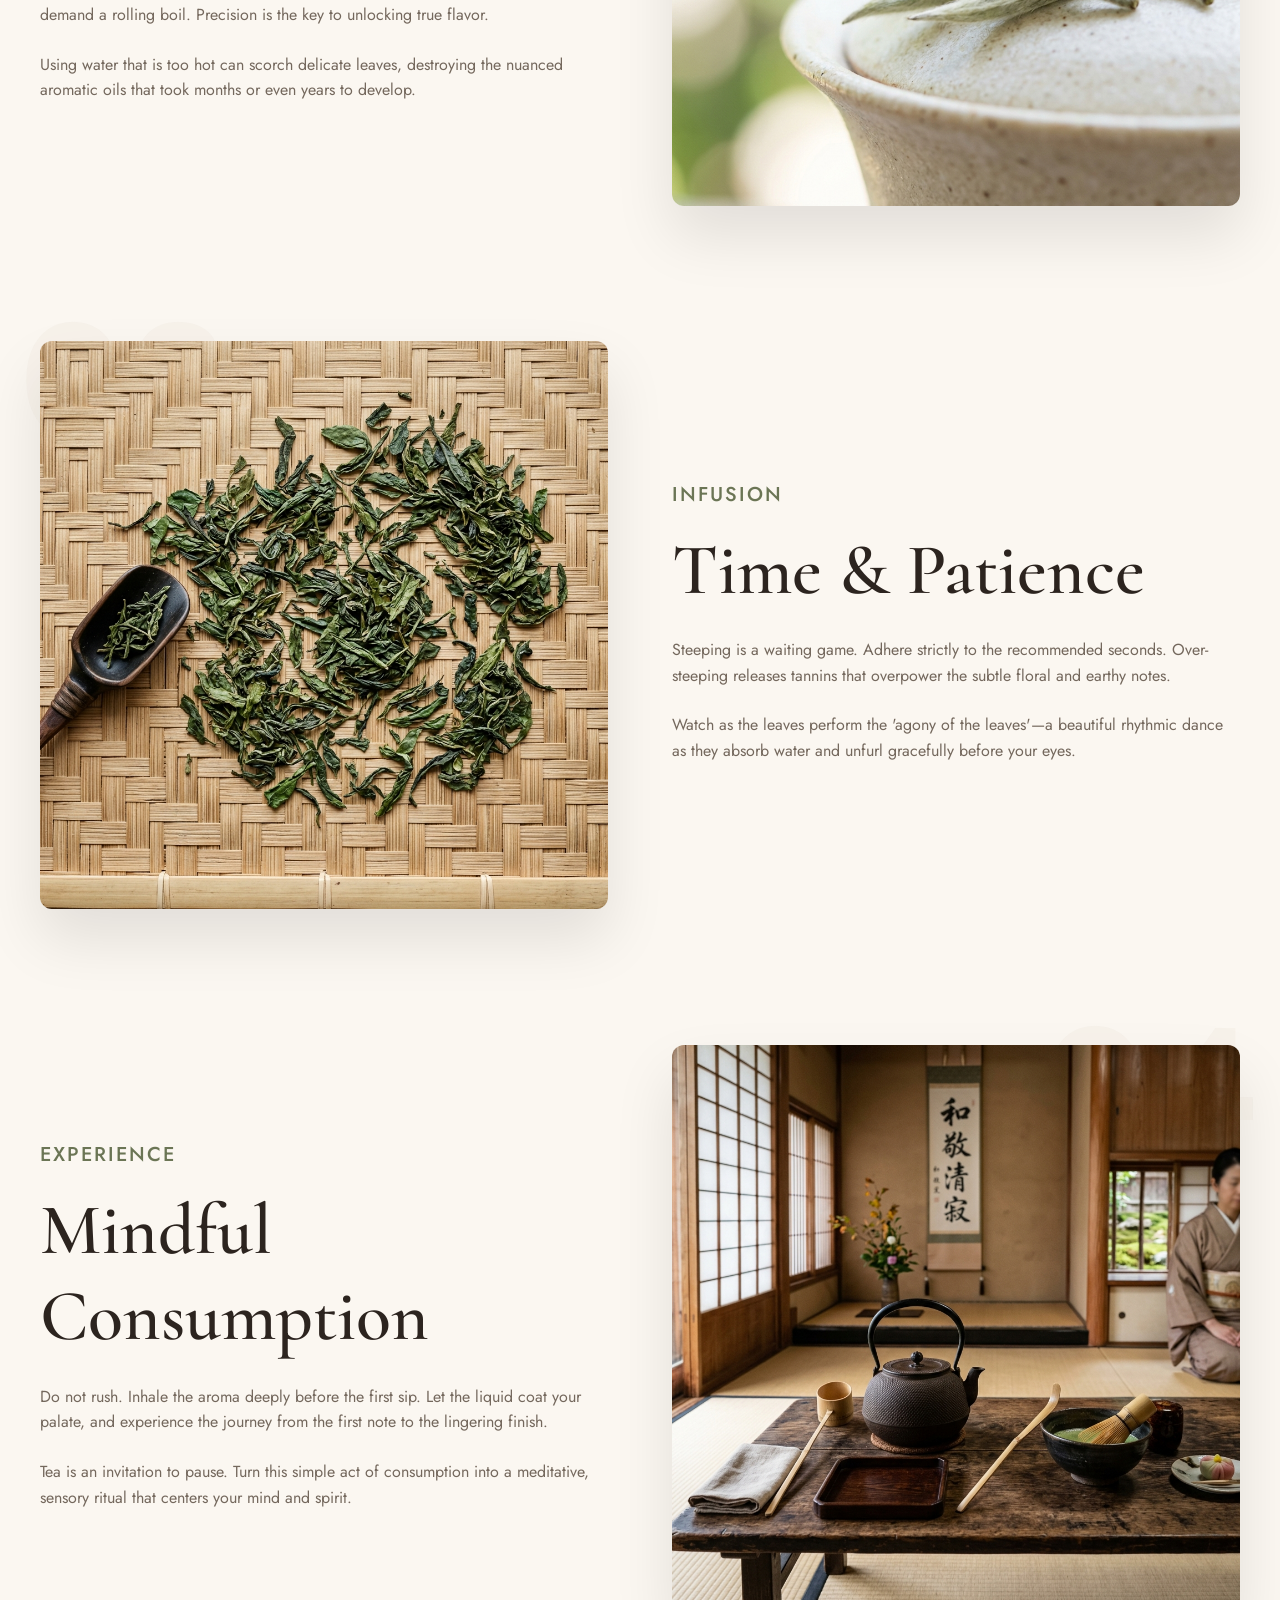
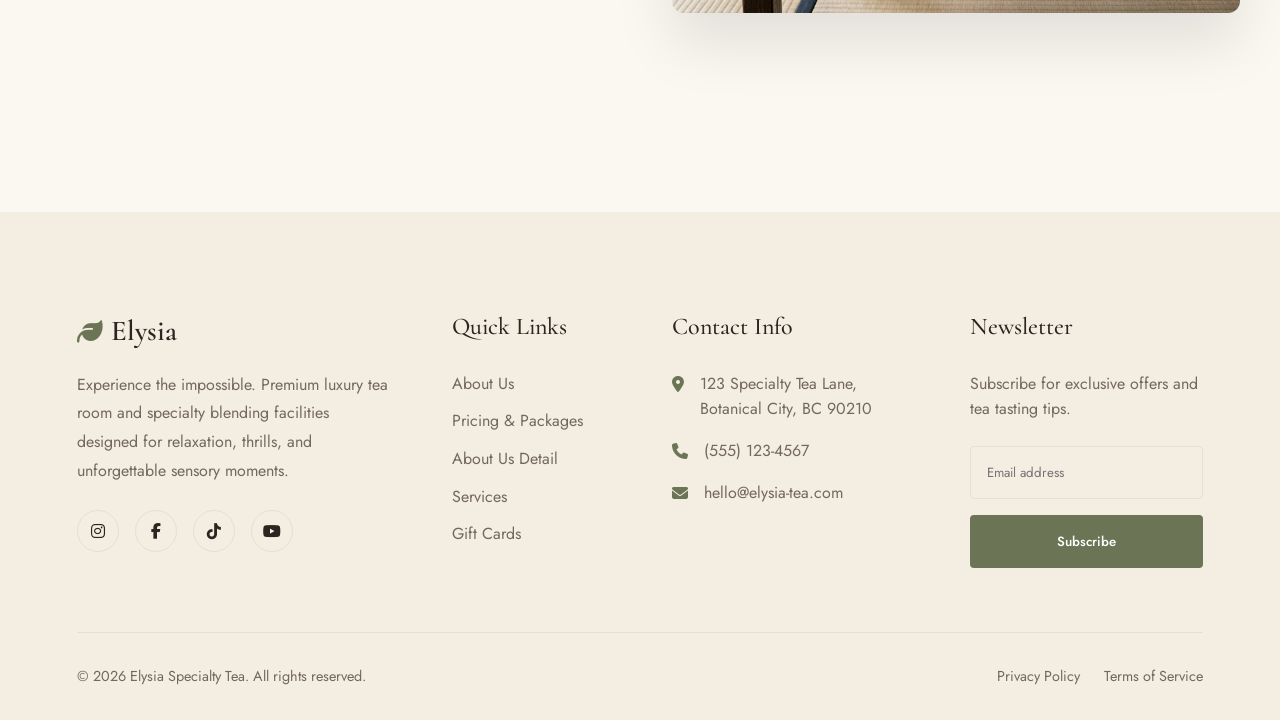
<file: brewing-guides.html>
<!DOCTYPE html>
<html lang="en">
<head>
    <meta charset="UTF-8">
    <meta name="viewport" content="width=device-width, initial-scale=1.0">
    <title>Brewing Guides | Specialty Tea Blending & Tea Room</title>
    <link rel="preconnect" href="https://fonts.googleapis.com">
    <link rel="preconnect" href="https://fonts.gstatic.com" crossorigin>
    <link href="https://fonts.googleapis.com/css2?family=Cormorant:wght@400;500;540;580&family=Jost:wght@400;450;500;520&display=swap" rel="stylesheet">
    <link rel="stylesheet" href="https://cdnjs.cloudflare.com/ajax/libs/font-awesome/6.4.0/css/all.min.css">
    <link rel="stylesheet" href="css/style.css?v=4">
    <link rel="stylesheet" href="css/dark-mode.css">
    <link rel="stylesheet" href="css/rtl.css">
    <link rel="icon" type="image/svg+xml" href="images/brand_logo.svg">
</head>
<body>
    
<nav class="navbar">
    <div class="nav-left">
        <a href="index.html" class="brand-logo"><i class="fa-solid fa-leaf"></i>Elysia</a>
    </div>
    
    <button id="mobile-menu-btn" class="mobile-menu-btn" title="Open Menu"><i class="fas fa-bars"></i></button>
    <div id="mobile-menu-overlay" class="mobile-menu-overlay"></div>
    
    <div class="nav-wrapper" id="nav-wrapper">
        <div class="nav-menu-header">
            <span class="brand-logo"><i class="fa-solid fa-leaf"></i>Elysia</span>
            <button id="mobile-menu-close" class="mobile-menu-close" title="Close Menu"><i class="fas fa-times"></i></button>
        </div>
        <div class="nav-center">
            <a href="index.html" class="nav-link">Home</a>
            <a href="home-2.html" class="nav-link">Home 2</a>
            <a href="about.html" class="nav-link">About</a>
            <a href="services.html" class="nav-link">Services</a>
            <a href="brewing-guides.html" class="nav-link">Brewing Guides</a>
            <a href="subscriptions.html" class="nav-link">Subscriptions</a>
            <a href="contact.html" class="nav-link">Contact</a>
        </div>
        <div class="nav-right">
            <div style="display: flex; gap: 1.5rem; align-items: center;">
                <button id="rtl-toggle" class="btn btn-secondary btn-icon" title="Toggle RTL"><i class="fas fa-right-left"></i></button>
                <button id="dark-mode-toggle" class="btn btn-secondary btn-icon" title="Toggle Theme"><i class="fas fa-moon"></i></button>
            </div>
            <div style="display: flex; gap: 1rem; align-items: center;">
                <a href="shop.html" class="btn btn-secondary">Shop</a>
                <a href="login.html" class="btn btn-primary">Login</a>
            </div>
        </div>
    </div>
</nav>

    <main class="">
        
        <section style="padding: 8rem 2rem 4rem; text-align: center; background-color: var(--secondary-bg);">
            <h1 class="anim-sensory">Masterclass</h1>
            <p style="max-width: 600px; margin: 1rem auto 0; font-size: 1.125rem;">The precise science and poetic art of extracting perfect flavor.</p>
        </section>
        
        <section class="sensory-element" style="padding: 8rem 2rem; background-color: var(--primary-bg); position: relative; overflow: hidden;">
            <div style="max-width: 1200px; margin: 0 auto;">
                
                <!-- Step 1 -->
                <div class="anim-sensory" style="display: grid; grid-template-columns: repeat(auto-fit, minmax(300px, 1fr)); gap: 4rem; align-items: center; margin-bottom: 8rem;">
                    <div style="position: relative;">
                        <div class="anim-float" style="position: absolute; top: -40px; left: -20px; font-size: 10rem; font-weight: bold; color: var(--border); opacity: 0.2; z-index: 0; line-height: 1;">01</div>
                        <img src="images/guides_brewing.png" alt="The Pour" style="width: 100%; border-radius: 12px; box-shadow: 0 30px 60px rgba(0,0,0,0.1); position: relative; z-index: 1;">
                    </div>
                    <div class="text-center-mobile" style="position: relative; z-index: 1;">
                        <span class="subheading" style="color: var(--aged-tea-leaf);">Preparation</span>
                        <h2 style="margin: 1rem 0 1.5rem;">The Perfect Pour</h2>
                        <p style="margin-bottom: 1.5rem;">Begin with pure, filtered spring water. The kinetic energy of the pour awakens the leaves, initiating the delicate unrolling process essential for extraction.</p>
                        <p>We recommend using a gooseneck kettle to control the flow and gracefully saturate every leaf, laying the foundation for a flawless cup.</p>
                    </div>
                </div>

                <!-- Step 2 -->
                <div class="anim-sensory" style="display: grid; grid-template-columns: repeat(auto-fit, minmax(300px, 1fr)); gap: 4rem; align-items: center; margin-bottom: 8rem;">
                    <div class="text-center-mobile" style="position: relative; z-index: 1;">
                        <span class="subheading" style="color: var(--aged-tea-leaf);">Heat</span>
                        <h2 style="margin: 1rem 0 1.5rem;">Temperature Control</h2>
                        <p style="margin-bottom: 1.5rem;">Green teas require a gentle 175°F to prevent bitterness, while bold black teas demand a rolling boil. Precision is the key to unlocking true flavor.</p>
                        <p>Using water that is too hot can scorch delicate leaves, destroying the nuanced aromatic oils that took months or even years to develop.</p>
                    </div>
                    <div style="position: relative;">
                        <div class="anim-float" style="animation-delay: 0.5s; position: absolute; top: -40px; right: -20px; font-size: 10rem; font-weight: bold; color: var(--border); opacity: 0.2; z-index: 0; line-height: 1;">02</div>
                        <img src="images/guides_tea_2.png" alt="Temperature" style="width: 100%; border-radius: 12px; box-shadow: 0 30px 60px rgba(0,0,0,0.1); position: relative; z-index: 1;">
                    </div>
                </div>

                <!-- Step 3 -->
                <div class="anim-sensory" style="display: grid; grid-template-columns: repeat(auto-fit, minmax(300px, 1fr)); gap: 4rem; align-items: center; margin-bottom: 8rem;">
                    <div style="position: relative;">
                        <div class="anim-float" style="animation-delay: 1s; position: absolute; top: -40px; left: -20px; font-size: 10rem; font-weight: bold; color: var(--border); opacity: 0.2; z-index: 0; line-height: 1;">03</div>
                        <img src="images/guides_tea_3.png" alt="The Steep" style="width: 100%; border-radius: 12px; box-shadow: 0 30px 60px rgba(0,0,0,0.1); position: relative; z-index: 1;">
                    </div>
                    <div class="text-center-mobile" style="position: relative; z-index: 1;">
                        <span class="subheading" style="color: var(--aged-tea-leaf);">Infusion</span>
                        <h2 style="margin: 1rem 0 1.5rem;">Time & Patience</h2>
                        <p style="margin-bottom: 1.5rem;">Steeping is a waiting game. Adhere strictly to the recommended seconds. Over-steeping releases tannins that overpower the subtle floral and earthy notes.</p>
                        <p>Watch as the leaves perform the 'agony of the leaves'—a beautiful rhythmic dance as they absorb water and unfurl gracefully before your eyes.</p>
                    </div>
                </div>

                <!-- Step 4 -->
                <div class="anim-sensory" style="display: grid; grid-template-columns: repeat(auto-fit, minmax(300px, 1fr)); gap: 4rem; align-items: center;">
                    <div class="text-center-mobile" style="position: relative; z-index: 1;">
                        <span class="subheading" style="color: var(--aged-tea-leaf);">Experience</span>
                        <h2 style="margin: 1rem 0 1.5rem;">Mindful Consumption</h2>
                        <p style="margin-bottom: 1.5rem;">Do not rush. Inhale the aroma deeply before the first sip. Let the liquid coat your palate, and experience the journey from the first note to the lingering finish.</p>
                        <p>Tea is an invitation to pause. Turn this simple act of consumption into a meditative, sensory ritual that centers your mind and spirit.</p>
                    </div>
                    <div style="position: relative;">
                        <div class="anim-float" style="animation-delay: 1.5s; position: absolute; top: -40px; right: -20px; font-size: 10rem; font-weight: bold; color: var(--border); opacity: 0.2; z-index: 0; line-height: 1;">04</div>
                        <img src="images/guides_ritual.png" alt="Mindful Consumption" style="width: 100%; border-radius: 12px; box-shadow: 0 30px 60px rgba(0,0,0,0.1); position: relative; z-index: 1;">
                    </div>
                </div>

            </div>
        </section>
        
    </main>
    
<footer class="footer">
    <div class="footer-container">
        <div class="footer-grid">
            <div>
                <div style="margin-bottom: 1rem;"><a href="index.html" class="brand-logo"><i class="fa-solid fa-leaf"></i>Elysia</a></div>
                <p class="footer-desc">Experience the impossible. Premium luxury tea room and specialty blending facilities designed for relaxation, thrills, and unforgettable sensory moments.</p>
                <div class="footer-socials">
                    <a href="#"><i class="fab fa-instagram"></i></a>
                    <a href="#"><i class="fab fa-facebook-f"></i></a>
                    <a href="#"><i class="fab fa-tiktok"></i></a>
                    <a href="#"><i class="fab fa-youtube"></i></a>
                </div>
            </div>
            <div>
                <h4 class="footer-heading">Quick Links</h4>
                <ul class="footer-links">
                    <li><a href="about.html">About Us</a></li>
                    <li><a href="pricing.html">Pricing & Packages</a></li>
                    <li><a href="about.html">About Us Detail</a></li>
                    <li><a href="services.html">Services</a></li>
                    <li><a href="shop.html">Gift Cards</a></li>
                </ul>
            </div>
            <div>
                <h4 class="footer-heading">Contact Info</h4>
                <ul class="footer-contact">
                    <li><i class="fas fa-map-marker-alt"></i> 123 Specialty Tea Lane, Botanical City, BC 90210</li>
                    <li><i class="fas fa-phone"></i> (555) 123-4567</li>
                    <li><i class="fas fa-envelope"></i> hello@elysia-tea.com</li>
                </ul>
            </div>
            <div class="footer-newsletter">
                <h4 class="footer-heading">Newsletter</h4>
                <p>Subscribe for exclusive offers and tea tasting tips.</p>
                <form class="newsletter-form">
                    <input type="email" class="newsletter-input" placeholder="Email address">
                    <button type="button" class="btn btn-primary" style="width: 100%;">Subscribe</button>
                </form>
            </div>
        </div>
        <div class="footer-bottom">
            <div>&copy; 2026 Elysia Specialty Tea. All rights reserved.</div>
            <div class="footer-bottom-links">
                <a href="#">Privacy Policy</a>
                <a href="#">Terms of Service</a>
            </div>
        </div>
    </div>
</footer>
<button id="back-to-top" class="back-to-top" aria-label="Back to top">
    <i class="fas fa-arrow-up"></i>
</button>

    <script src="js/main.js"></script>
</body>
</html>
</file>
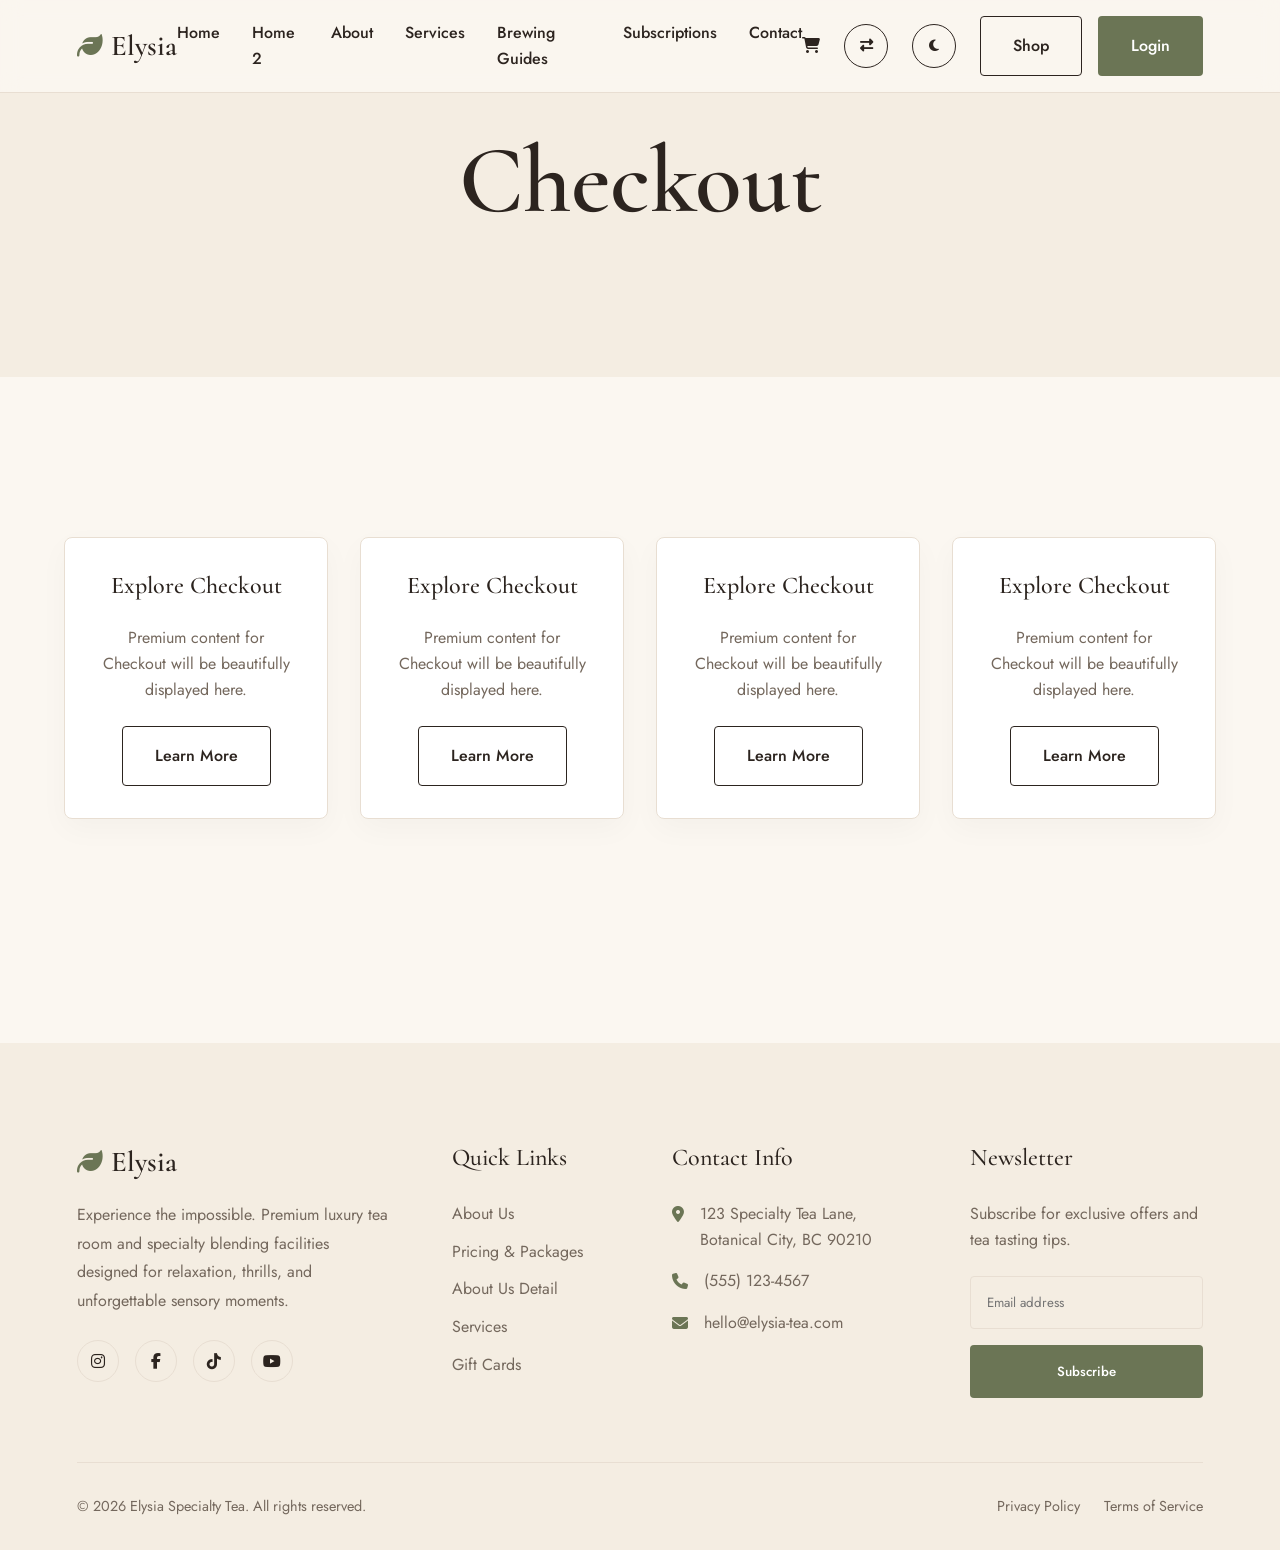
<file: checkout.html>
<!DOCTYPE html>
<html lang="en">
<head>
    <meta charset="UTF-8">
    <meta name="viewport" content="width=device-width, initial-scale=1.0">
    <title>Checkout | Specialty Tea Blending & Tea Room</title>
    <link rel="preconnect" href="https://fonts.googleapis.com">
    <link rel="preconnect" href="https://fonts.gstatic.com" crossorigin>
    <link href="https://fonts.googleapis.com/css2?family=Cormorant:wght@400;500;540;580&family=Jost:wght@400;450;500;520&display=swap" rel="stylesheet">
    <link rel="stylesheet" href="https://cdnjs.cloudflare.com/ajax/libs/font-awesome/6.4.0/css/all.min.css">
    <link rel="stylesheet" href="css/style.css?v=4">
    <link rel="stylesheet" href="css/dark-mode.css">
    <link rel="stylesheet" href="css/rtl.css">
    <link rel="icon" type="image/svg+xml" href="images/brand_logo.svg">
</head>
<body>
    
<nav class="navbar">
    <div class="nav-left">
        <a href="index.html" class="brand-logo"><i class="fa-solid fa-leaf"></i>Elysia</a>
    </div>
    
    <button id="mobile-menu-btn" class="mobile-menu-btn" title="Open Menu"><i class="fas fa-bars"></i></button>
    <div id="mobile-menu-overlay" class="mobile-menu-overlay"></div>
    
    <div class="nav-wrapper" id="nav-wrapper">
        <div class="nav-menu-header">
            <span class="brand-logo"><i class="fa-solid fa-leaf"></i>Elysia</span>
            <button id="mobile-menu-close" class="mobile-menu-close" title="Close Menu"><i class="fas fa-times"></i></button>
        </div>
        <div class="nav-center">
            <a href="index.html" class="nav-link">Home</a>
            <a href="home-2.html" class="nav-link">Home 2</a>
            <a href="about.html" class="nav-link">About</a>
            <a href="services.html" class="nav-link">Services</a>
            <a href="brewing-guides.html" class="nav-link">Brewing Guides</a>
            <a href="subscriptions.html" class="nav-link">Subscriptions</a>
            <a href="contact.html" class="nav-link">Contact</a>
        </div>
        <div class="nav-right">
            <div style="display: flex; gap: 1.5rem; align-items: center;">
                <a href="cart.html" class="nav-link" style="color: var(--text-primary);"><i class="fas fa-shopping-cart"></i></a>
                <button id="rtl-toggle" class="btn btn-secondary btn-icon" title="Toggle RTL"><i class="fas fa-right-left"></i></button>
                <button id="dark-mode-toggle" class="btn btn-secondary btn-icon" title="Toggle Theme"><i class="fas fa-moon"></i></button>
            </div>
            <div style="display: flex; gap: 1rem; align-items: center;">
                <a href="shop.html" class="btn btn-secondary">Shop</a>
                <a href="login.html" class="btn btn-primary">Login</a>
            </div>
        </div>
    </div>
</nav>

    <main class="">
        
        <section style="padding: 8rem 2rem 4rem; text-align: center; background-color: var(--secondary-bg);">
            <h1 class="anim-sensory">Checkout</h1>
        </section>
        <section class="sensory-element" style="padding: 6rem 2rem; min-height: 40vh;">
            <div class="card-grid cols-4">
                <div class="card">
                    <div class="card-content">
                        <h3 class="card-title">Explore Checkout</h3>
                        <p class="card-desc">Premium content for Checkout will be beautifully displayed here.</p>
                        <div class="card-cta"><a href="#" class="btn btn-secondary">Learn More</a></div>
                    </div>
                </div>
                <div class="card">
                    <div class="card-content">
                        <h3 class="card-title">Explore Checkout</h3>
                        <p class="card-desc">Premium content for Checkout will be beautifully displayed here.</p>
                        <div class="card-cta"><a href="#" class="btn btn-secondary">Learn More</a></div>
                    </div>
                </div>
                <div class="card">
                    <div class="card-content">
                        <h3 class="card-title">Explore Checkout</h3>
                        <p class="card-desc">Premium content for Checkout will be beautifully displayed here.</p>
                        <div class="card-cta"><a href="#" class="btn btn-secondary">Learn More</a></div>
                    </div>
                </div>
                <div class="card">
                    <div class="card-content">
                        <h3 class="card-title">Explore Checkout</h3>
                        <p class="card-desc">Premium content for Checkout will be beautifully displayed here.</p>
                        <div class="card-cta"><a href="#" class="btn btn-secondary">Learn More</a></div>
                    </div>
                </div>
            </div>
        </section>
        
    </main>
    
<footer class="footer">
    <div class="footer-container">
        <div class="footer-grid">
            <div>
                <div style="margin-bottom: 1rem;"><a href="index.html" class="brand-logo"><i class="fa-solid fa-leaf"></i>Elysia</a></div>
                <p class="footer-desc">Experience the impossible. Premium luxury tea room and specialty blending facilities designed for relaxation, thrills, and unforgettable sensory moments.</p>
                <div class="footer-socials">
                    <a href="#"><i class="fab fa-instagram"></i></a>
                    <a href="#"><i class="fab fa-facebook-f"></i></a>
                    <a href="#"><i class="fab fa-tiktok"></i></a>
                    <a href="#"><i class="fab fa-youtube"></i></a>
                </div>
            </div>
            <div>
                <h4 class="footer-heading">Quick Links</h4>
                <ul class="footer-links">
                    <li><a href="about.html">About Us</a></li>
                    <li><a href="pricing.html">Pricing & Packages</a></li>
                    <li><a href="about.html">About Us Detail</a></li>
                    <li><a href="services.html">Services</a></li>
                    <li><a href="shop.html">Gift Cards</a></li>
                </ul>
            </div>
            <div>
                <h4 class="footer-heading">Contact Info</h4>
                <ul class="footer-contact">
                    <li><i class="fas fa-map-marker-alt"></i> 123 Specialty Tea Lane, Botanical City, BC 90210</li>
                    <li><i class="fas fa-phone"></i> (555) 123-4567</li>
                    <li><i class="fas fa-envelope"></i> hello@elysia-tea.com</li>
                </ul>
            </div>
            <div class="footer-newsletter">
                <h4 class="footer-heading">Newsletter</h4>
                <p>Subscribe for exclusive offers and tea tasting tips.</p>
                <form class="newsletter-form">
                    <input type="email" class="newsletter-input" placeholder="Email address">
                    <button type="button" class="btn btn-primary" style="width: 100%;">Subscribe</button>
                </form>
            </div>
        </div>
        <div class="footer-bottom">
            <div>&copy; 2026 Elysia Specialty Tea. All rights reserved.</div>
            <div class="footer-bottom-links">
                <a href="#">Privacy Policy</a>
                <a href="#">Terms of Service</a>
            </div>
        </div>
    </div>
</footer>
<button id="back-to-top" class="back-to-top" aria-label="Back to top">
    <i class="fas fa-arrow-up"></i>
</button>

    <script src="js/main.js"></script>
</body>
</html>
</file>
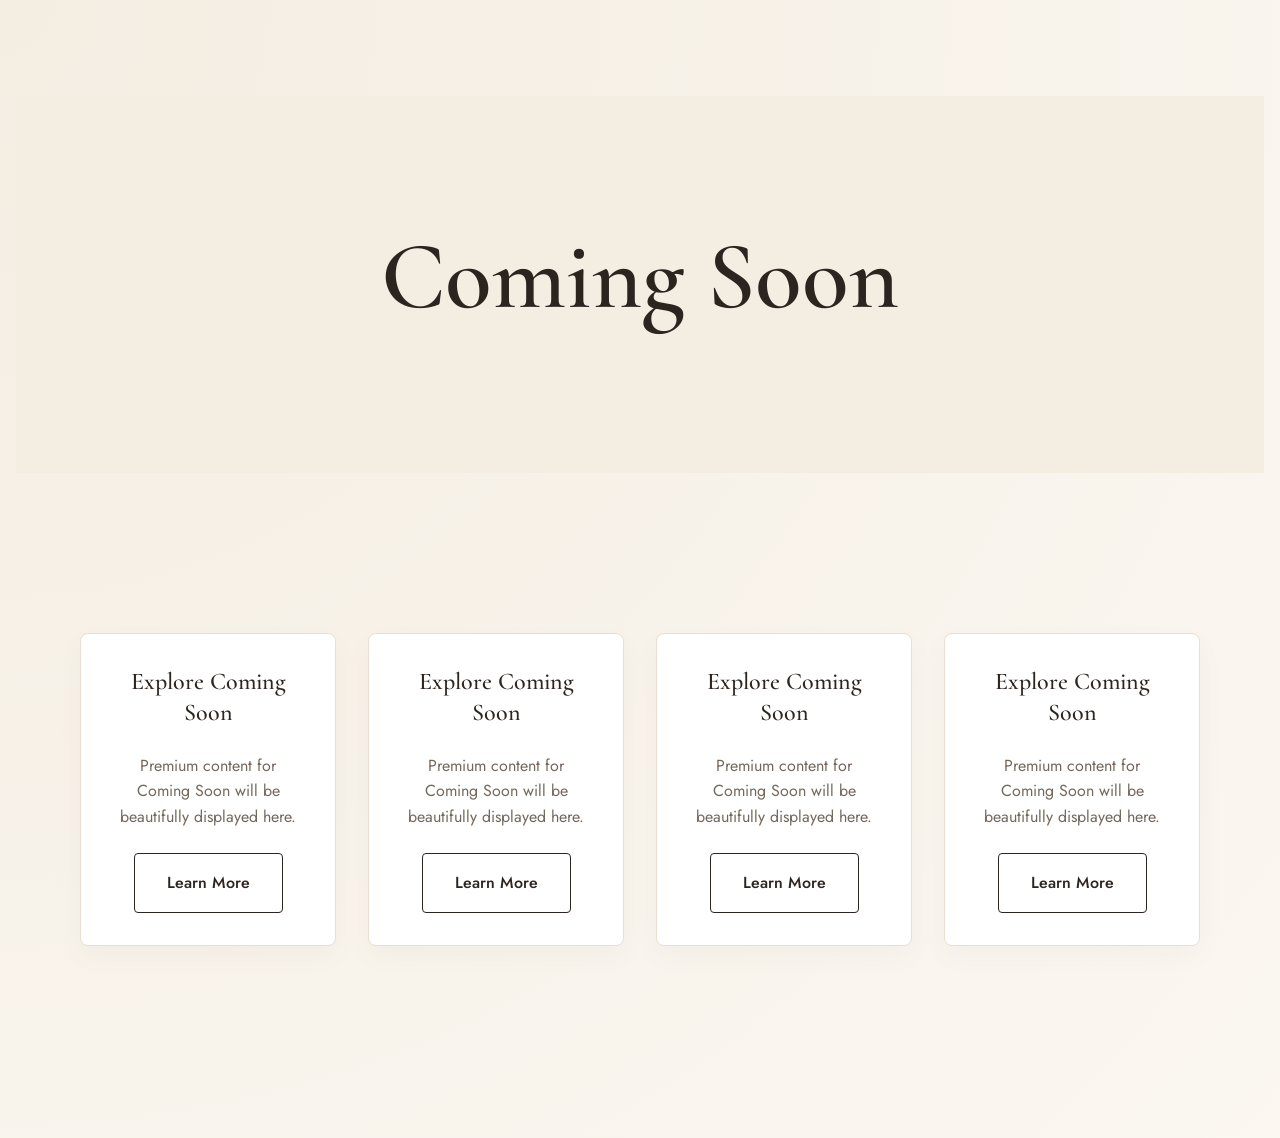
<file: coming-soon.html>
<!DOCTYPE html>
<html lang="en">
<head>
    <meta charset="UTF-8">
    <meta name="viewport" content="width=device-width, initial-scale=1.0">
    <title>Coming Soon | Specialty Tea Blending & Tea Room</title>
    <link rel="preconnect" href="https://fonts.googleapis.com">
    <link rel="preconnect" href="https://fonts.gstatic.com" crossorigin>
    <link href="https://fonts.googleapis.com/css2?family=Cormorant:wght@400;500;540;580&family=Jost:wght@400;450;500;520&display=swap" rel="stylesheet">
    <link rel="stylesheet" href="https://cdnjs.cloudflare.com/ajax/libs/font-awesome/6.4.0/css/all.min.css">
    <link rel="stylesheet" href="css/style.css?v=4">
    <link rel="stylesheet" href="css/dark-mode.css">
    <link rel="stylesheet" href="css/rtl.css">
    <link rel="icon" type="image/svg+xml" href="images/brand_logo.svg">
</head>
<body>
    
    <main class="auth-main">
        
        <section style="padding: 8rem 2rem 4rem; text-align: center; background-color: var(--secondary-bg);">
            <h1 class="anim-sensory">Coming Soon</h1>
        </section>
        <section class="sensory-element" style="padding: 6rem 2rem; min-height: 40vh;">
            <div class="card-grid cols-4">
                <div class="card">
                    <div class="card-content">
                        <h3 class="card-title">Explore Coming Soon</h3>
                        <p class="card-desc">Premium content for Coming Soon will be beautifully displayed here.</p>
                        <div class="card-cta"><a href="#" class="btn btn-secondary">Learn More</a></div>
                    </div>
                </div>
                <div class="card">
                    <div class="card-content">
                        <h3 class="card-title">Explore Coming Soon</h3>
                        <p class="card-desc">Premium content for Coming Soon will be beautifully displayed here.</p>
                        <div class="card-cta"><a href="#" class="btn btn-secondary">Learn More</a></div>
                    </div>
                </div>
                <div class="card">
                    <div class="card-content">
                        <h3 class="card-title">Explore Coming Soon</h3>
                        <p class="card-desc">Premium content for Coming Soon will be beautifully displayed here.</p>
                        <div class="card-cta"><a href="#" class="btn btn-secondary">Learn More</a></div>
                    </div>
                </div>
                <div class="card">
                    <div class="card-content">
                        <h3 class="card-title">Explore Coming Soon</h3>
                        <p class="card-desc">Premium content for Coming Soon will be beautifully displayed here.</p>
                        <div class="card-cta"><a href="#" class="btn btn-secondary">Learn More</a></div>
                    </div>
                </div>
            </div>
        </section>
        
    </main>
    
    <script src="js/main.js"></script>
</body>
</html>
</file>
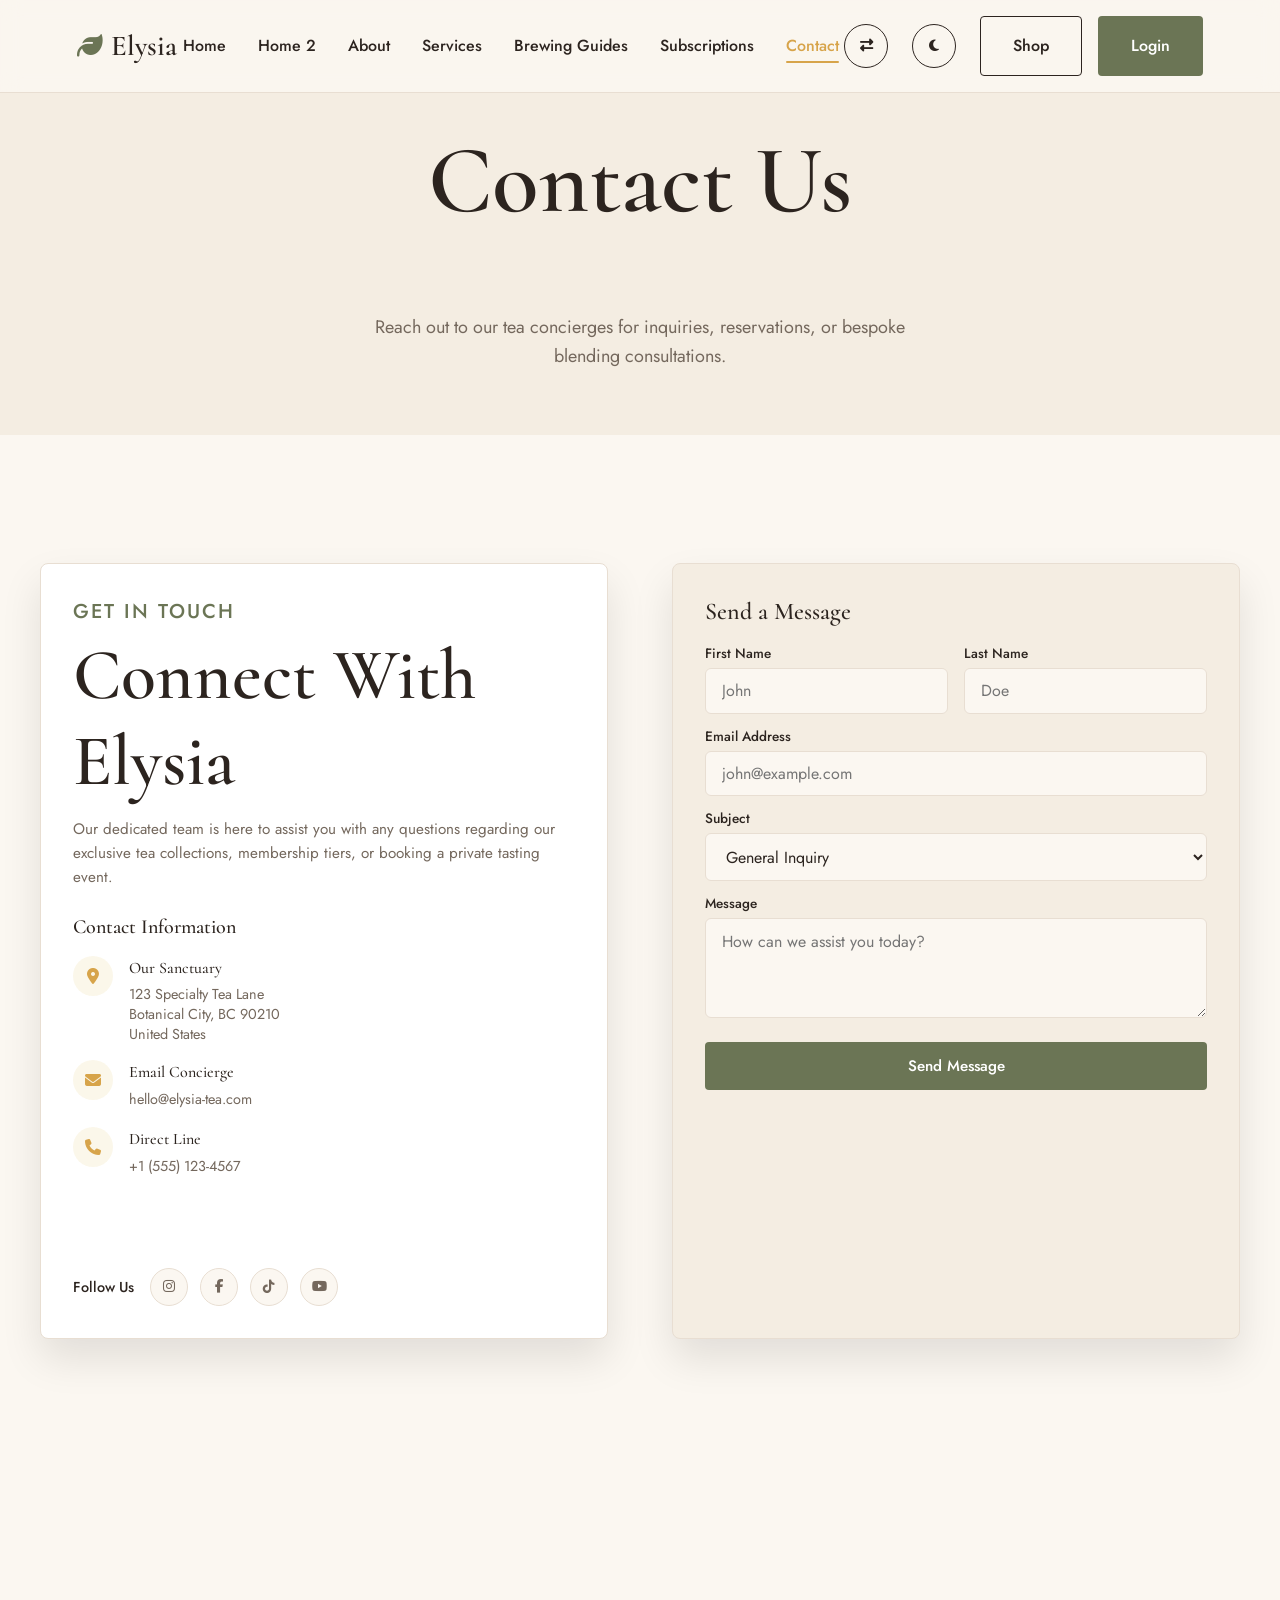
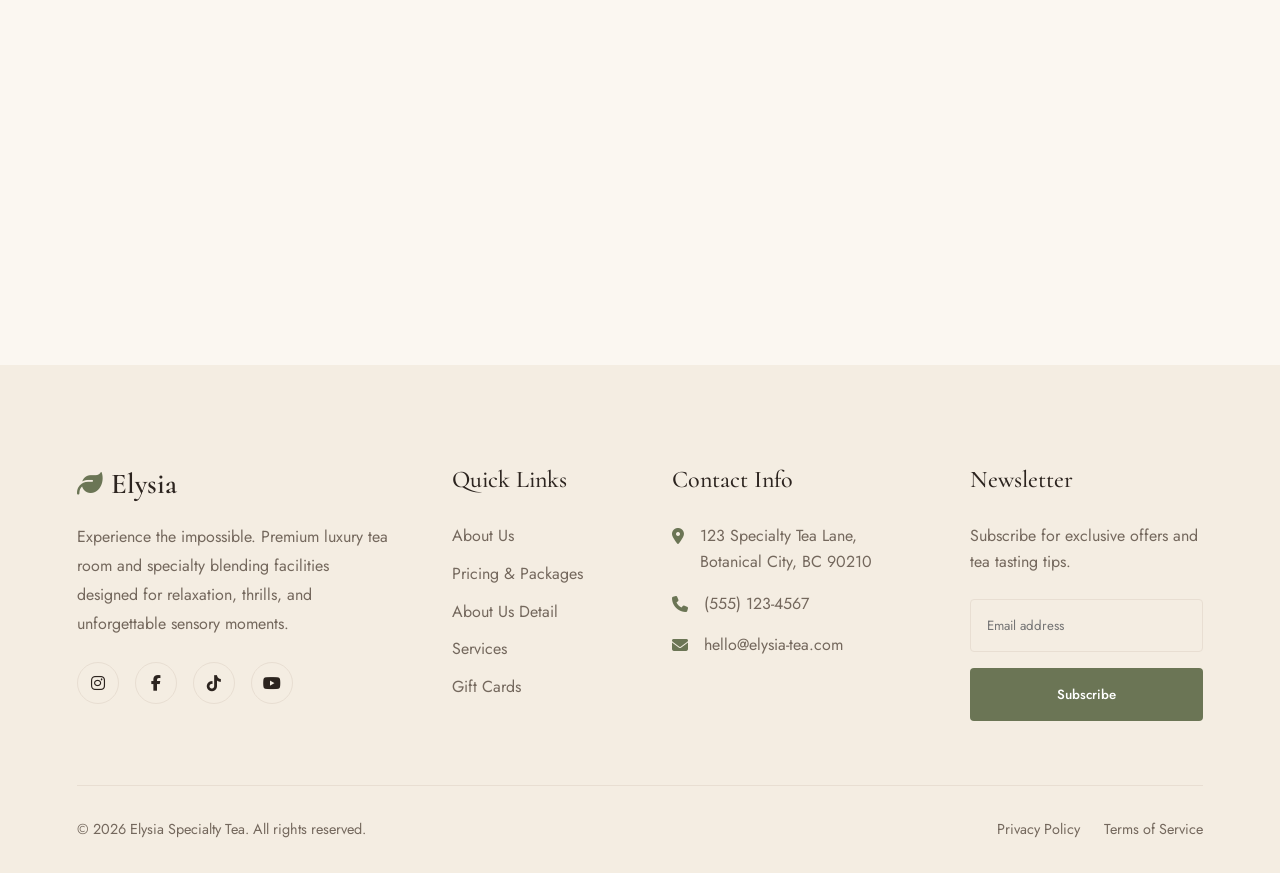
<file: contact.html>
<!DOCTYPE html>
<html lang="en">
<head>
    <meta charset="UTF-8">
    <meta name="viewport" content="width=device-width, initial-scale=1.0">
    <title>Contact | Specialty Tea Blending & Tea Room</title>
    <link rel="preconnect" href="https://fonts.googleapis.com">
    <link rel="preconnect" href="https://fonts.gstatic.com" crossorigin>
    <link href="https://fonts.googleapis.com/css2?family=Cormorant:wght@400;500;540;580&family=Jost:wght@400;450;500;520&display=swap" rel="stylesheet">
    <link rel="stylesheet" href="https://cdnjs.cloudflare.com/ajax/libs/font-awesome/6.4.0/css/all.min.css">
    <link rel="stylesheet" href="css/style.css?v=5">
    <link rel="stylesheet" href="css/dark-mode.css">
    <link rel="stylesheet" href="css/rtl.css">
    <link rel="icon" type="image/svg+xml" href="images/brand_logo.svg">
</head>
<body>
    
<nav class="navbar">
    <div class="nav-left">
        <a href="index.html" class="brand-logo"><i class="fa-solid fa-leaf"></i>Elysia</a>
    </div>
    
    <button id="mobile-menu-btn" class="mobile-menu-btn" title="Open Menu"><i class="fas fa-bars"></i></button>
    <div id="mobile-menu-overlay" class="mobile-menu-overlay"></div>
    
    <div class="nav-wrapper" id="nav-wrapper">
        <div class="nav-menu-header">
            <span class="brand-logo"><i class="fa-solid fa-leaf"></i>Elysia</span>
            <button id="mobile-menu-close" class="mobile-menu-close" title="Close Menu"><i class="fas fa-times"></i></button>
        </div>
        <div class="nav-center">
            <a href="index.html" class="nav-link">Home</a>
            <a href="home-2.html" class="nav-link">Home 2</a>
            <a href="about.html" class="nav-link">About</a>
            <a href="services.html" class="nav-link">Services</a>
            <a href="brewing-guides.html" class="nav-link">Brewing Guides</a>
            <a href="subscriptions.html" class="nav-link">Subscriptions</a>
            <a href="contact.html" class="nav-link">Contact</a>
        </div>
        <div class="nav-right">
            <div style="display: flex; gap: 1.5rem; align-items: center;">
                <button id="rtl-toggle" class="btn btn-secondary btn-icon" title="Toggle RTL"><i class="fas fa-right-left"></i></button>
                <button id="dark-mode-toggle" class="btn btn-secondary btn-icon" title="Toggle Theme"><i class="fas fa-moon"></i></button>
            </div>
            <div style="display: flex; gap: 1rem; align-items: center;">
                <a href="shop.html" class="btn btn-secondary">Shop</a>
                <a href="login.html" class="btn btn-primary">Login</a>
            </div>
        </div>
    </div>
</nav>

    <main class="">
        
        <section style="padding: 8rem 2rem 4rem; text-align: center; background-color: var(--secondary-bg);">
            <h1 class="anim-sensory">Contact Us</h1>
            <p style="max-width: 600px; margin: 1rem auto 0; font-size: 1.125rem;">Reach out to our tea concierges for inquiries, reservations, or bespoke blending consultations.</p>
        </section>
        
        <section class="sensory-element" style="padding: 8rem 2rem; background-color: var(--primary-bg);">
            <div style="max-width: 1200px; margin: 0 auto; display: grid; grid-template-columns: repeat(auto-fit, minmax(350px, 1fr)); gap: 4rem;">
                
                <!-- Connect Card -->
                <div class="card contact-info-card" style="padding: 2rem; background-color: var(--card-bg); border: 1px solid var(--border); box-shadow: 0 20px 40px rgba(0,0,0,0.1); display: flex; flex-direction: column; height: 100%;">
                    <div style="margin-bottom: 1.5rem;">
                        <span class="subheading" style="color: var(--aged-tea-leaf);">Get in Touch</span>
                        <h2 style="margin: 0.25rem 0 0.75rem;">Connect With Elysia</h2>
                        <p style="color: var(--text-secondary); font-size: 0.95rem; margin: 0;">Our dedicated team is here to assist you with any questions regarding our exclusive tea collections, membership tiers, or booking a private tasting event.</p>
                    </div>
                    
                    <div>
                        <h3 style="margin-bottom: 1rem; font-size: 1.25rem;">Contact Information</h3>
                        
                        <div class="contact-info-item" style="display: flex; align-items: flex-start; gap: 1rem; margin-bottom: 1rem;">
                            <div style="width: 40px; height: 40px; border-radius: 50%; background-color: rgba(212,175,55,0.1); display: flex; align-items: center; justify-content: center; color: var(--saffron-infusion); font-size: 1rem; flex-shrink: 0;">
                                <i class="fas fa-map-marker-alt"></i>
                            </div>
                            <div>
                                <h4 style="margin-bottom: 0.15rem; font-size: 1rem;">Our Sanctuary</h4>
                                <p style="color: var(--text-secondary); line-height: 1.4; font-size: 0.9rem; margin: 0;">123 Specialty Tea Lane<br>Botanical City, BC 90210<br>United States</p>
                            </div>
                        </div>
                        
                        <div class="contact-info-item" style="display: flex; align-items: flex-start; gap: 1rem; margin-bottom: 1rem;">
                            <div style="width: 40px; height: 40px; border-radius: 50%; background-color: rgba(212,175,55,0.1); display: flex; align-items: center; justify-content: center; color: var(--saffron-infusion); font-size: 1rem; flex-shrink: 0;">
                                <i class="fas fa-envelope"></i>
                            </div>
                            <div>
                                <h4 style="margin-bottom: 0.15rem; font-size: 1rem;">Email Concierge</h4>
                                <p style="color: var(--text-secondary); font-size: 0.9rem; margin: 0;">hello@elysia-tea.com</p>
                            </div>
                        </div>
                        
                        <div class="contact-info-item" style="display: flex; align-items: flex-start; gap: 1rem;">
                            <div style="width: 40px; height: 40px; border-radius: 50%; background-color: rgba(212,175,55,0.1); display: flex; align-items: center; justify-content: center; color: var(--saffron-infusion); font-size: 1rem; flex-shrink: 0;">
                                <i class="fas fa-phone"></i>
                            </div>
                            <div>
                                <h4 style="margin-bottom: 0.15rem; font-size: 1rem;">Direct Line</h4>
                                <p style="color: var(--text-secondary); font-size: 0.9rem; margin: 0;">+1 (555) 123-4567</p>
                            </div>
                        </div>
                    </div>
                    
                    <style>
                    .contact-social-icon {
                        width: 36px; height: 36px; border-radius: 50%; 
                        background-color: var(--primary-bg); 
                        display: flex; align-items: center; justify-content: center; 
                        color: var(--text-secondary); 
                        transition: all 0.3s ease; 
                        border: 1px solid var(--border);
                        text-decoration: none;
                        font-size: 0.85rem;
                    }
                    .contact-social-icon:hover {
                        background-color: var(--saffron-infusion);
                        color: var(--primary-bg);
                        transform: translateY(-3px);
                        border-color: var(--saffron-infusion);
                    }
                    </style>
                    <div class="contact-social-group" style="margin-top: auto; padding-top: 1.5rem; display: flex; gap: 0.75rem; align-items: center;">
                        <span style="font-weight: 500; margin-right: 0.25rem; color: var(--text-primary); font-size: 0.9rem;">Follow Us</span>
                        <a href="#" class="contact-social-icon"><i class="fab fa-instagram"></i></a>
                        <a href="#" class="contact-social-icon"><i class="fab fa-facebook-f"></i></a>
                        <a href="#" class="contact-social-icon"><i class="fab fa-tiktok"></i></a>
                        <a href="#" class="contact-social-icon"><i class="fab fa-youtube"></i></a>
                    </div>
                </div>

                <!-- Send Message Form -->
                <div class="card" style="padding: 2rem; background-color: var(--secondary-bg); border: 1px solid var(--border); box-shadow: 0 20px 40px rgba(0,0,0,0.1); display: flex; flex-direction: column; height: 100%;">
                    <h3 style="margin-bottom: 1rem; font-size: 1.5rem;">Send a Message</h3>
                    <form style="display: flex; flex-direction: column; height: 100%; margin: 0;">
                        <div style="display: grid; grid-template-columns: 1fr 1fr; gap: 1rem; margin-bottom: 0.75rem;">
                            <div class="form-group" style="margin: 0;">
                                <label class="form-label" style="font-size: 0.85rem; margin-bottom: 0.2rem;">First Name</label>
                                <input type="text" class="form-control" placeholder="John" style="background-color: var(--primary-bg); padding: 0.65rem 1rem;">
                            </div>
                            <div class="form-group" style="margin: 0;">
                                <label class="form-label" style="font-size: 0.85rem; margin-bottom: 0.2rem;">Last Name</label>
                                <input type="text" class="form-control" placeholder="Doe" style="background-color: var(--primary-bg); padding: 0.65rem 1rem;">
                            </div>
                        </div>
                        <div class="form-group" style="margin-bottom: 0.75rem;">
                            <label class="form-label" style="font-size: 0.85rem; margin-bottom: 0.2rem;">Email Address</label>
                            <input type="email" class="form-control" placeholder="john@example.com" style="background-color: var(--primary-bg); padding: 0.65rem 1rem;">
                        </div>
                        <div class="form-group" style="margin-bottom: 0.75rem;">
                            <label class="form-label" style="font-size: 0.85rem; margin-bottom: 0.2rem;">Subject</label>
                            <select class="form-control" style="background-color: var(--primary-bg); padding: 0.65rem 1rem;">
                                <option>General Inquiry</option>
                                <option>Private Tasting Reservation</option>
                                <option>Corporate Gifting</option>
                                <option>Subscription Support</option>
                            </select>
                        </div>
                        <div class="form-group" style="margin-bottom: 1rem;">
                            <label class="form-label" style="font-size: 0.85rem; margin-bottom: 0.2rem;">Message</label>
                            <textarea class="form-control" placeholder="How can we assist you today?" style="background-color: var(--primary-bg); resize: vertical; min-height: 100px; margin: 0; padding: 0.65rem 1rem;"></textarea>
                        </div>
                        <button type="button" class="btn btn-primary" style="width: 100%; padding: 0.75rem; font-size: 0.95rem;">Send Message</button>
                    </form>
                </div>
                
            </div>
        </section>

        <!-- Google Map Section -->
        <section class="sensory-element" style="width: 100%; height: 500px; line-height: 0; position: relative;">
            <iframe src="https://www.google.com/maps/embed?pb=!1m18!1m12!1m3!1d2602.332284251036!2d-122.9064731843118!3d49.28905397933221!2m3!1f0!2f0!3f0!3m2!1i1024!2i768!4f13.1!3m3!1m2!1s0x548679b0051e5051%3A0xc023e110b6d9dcaf!2sBotanical%20Garden!5e0!3m2!1sen!2sus!4v1625550000000!5m2!1sen!2sus" width="100%" height="100%" style="border:0; filter: grayscale(80%) contrast(1.2) sepia(20%);" allowfullscreen="" loading="lazy"></iframe>
        </section>
        
    </main>
    
<footer class="footer">
    <div class="footer-container">
        <div class="footer-grid">
            <div>
                <div style="margin-bottom: 1rem;"><a href="index.html" class="brand-logo"><i class="fa-solid fa-leaf"></i>Elysia</a></div>
                <p class="footer-desc">Experience the impossible. Premium luxury tea room and specialty blending facilities designed for relaxation, thrills, and unforgettable sensory moments.</p>
                <div class="footer-socials">
                    <a href="#"><i class="fab fa-instagram"></i></a>
                    <a href="#"><i class="fab fa-facebook-f"></i></a>
                    <a href="#"><i class="fab fa-tiktok"></i></a>
                    <a href="#"><i class="fab fa-youtube"></i></a>
                </div>
            </div>
            <div>
                <h4 class="footer-heading">Quick Links</h4>
                <ul class="footer-links">
                    <li><a href="about.html">About Us</a></li>
                    <li><a href="pricing.html">Pricing & Packages</a></li>
                    <li><a href="about.html">About Us Detail</a></li>
                    <li><a href="services.html">Services</a></li>
                    <li><a href="shop.html">Gift Cards</a></li>
                </ul>
            </div>
            <div>
                <h4 class="footer-heading">Contact Info</h4>
                <ul class="footer-contact">
                    <li><i class="fas fa-map-marker-alt"></i> 123 Specialty Tea Lane, Botanical City, BC 90210</li>
                    <li><i class="fas fa-phone"></i> (555) 123-4567</li>
                    <li><i class="fas fa-envelope"></i> hello@elysia-tea.com</li>
                </ul>
            </div>
            <div class="footer-newsletter">
                <h4 class="footer-heading">Newsletter</h4>
                <p>Subscribe for exclusive offers and tea tasting tips.</p>
                <form class="newsletter-form">
                    <input type="email" class="newsletter-input" placeholder="Email address">
                    <button type="button" class="btn btn-primary" style="width: 100%;">Subscribe</button>
                </form>
            </div>
        </div>
        <div class="footer-bottom">
            <div>&copy; 2026 Elysia Specialty Tea. All rights reserved.</div>
            <div class="footer-bottom-links">
                <a href="#">Privacy Policy</a>
                <a href="#">Terms of Service</a>
            </div>
        </div>
    </div>
</footer>
<button id="back-to-top" class="back-to-top" aria-label="Back to top">
    <i class="fas fa-arrow-up"></i>
</button>

    <script src="js/main.js"></script>
</body>
</html>
</file>
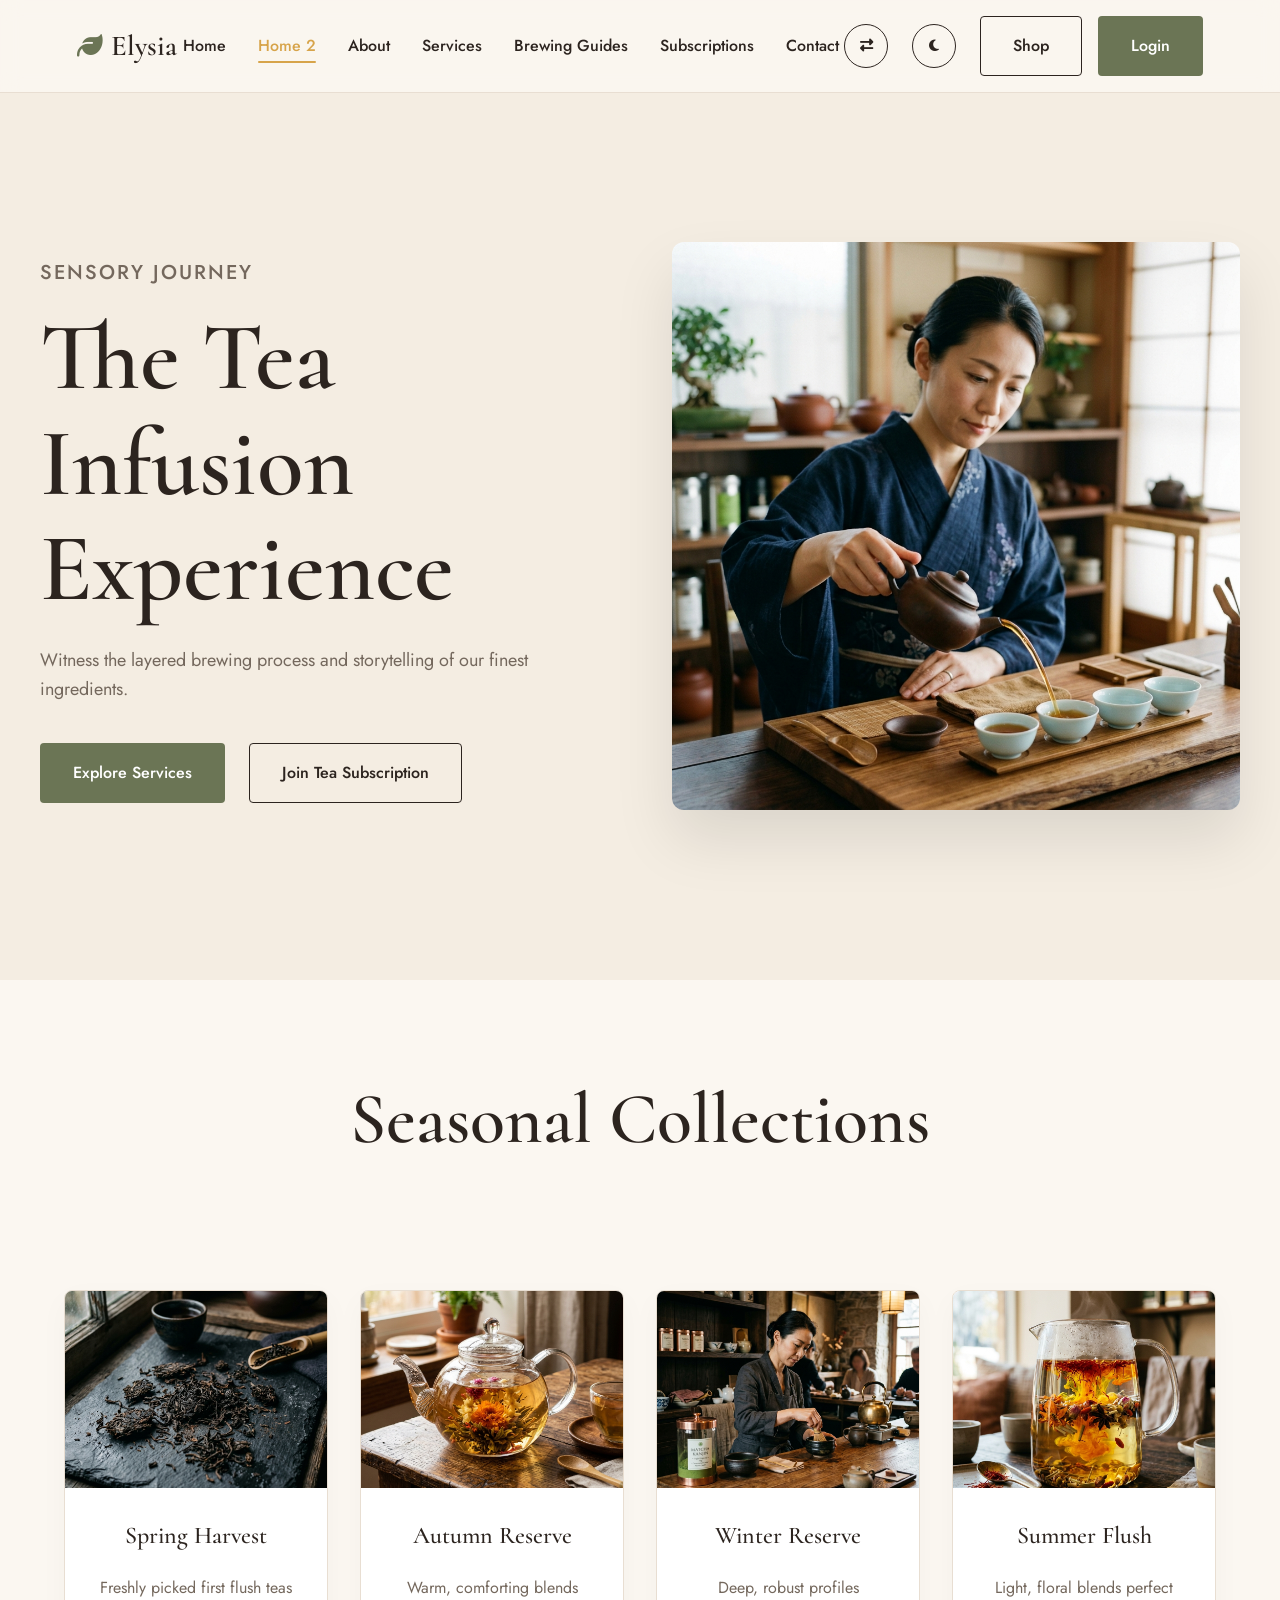
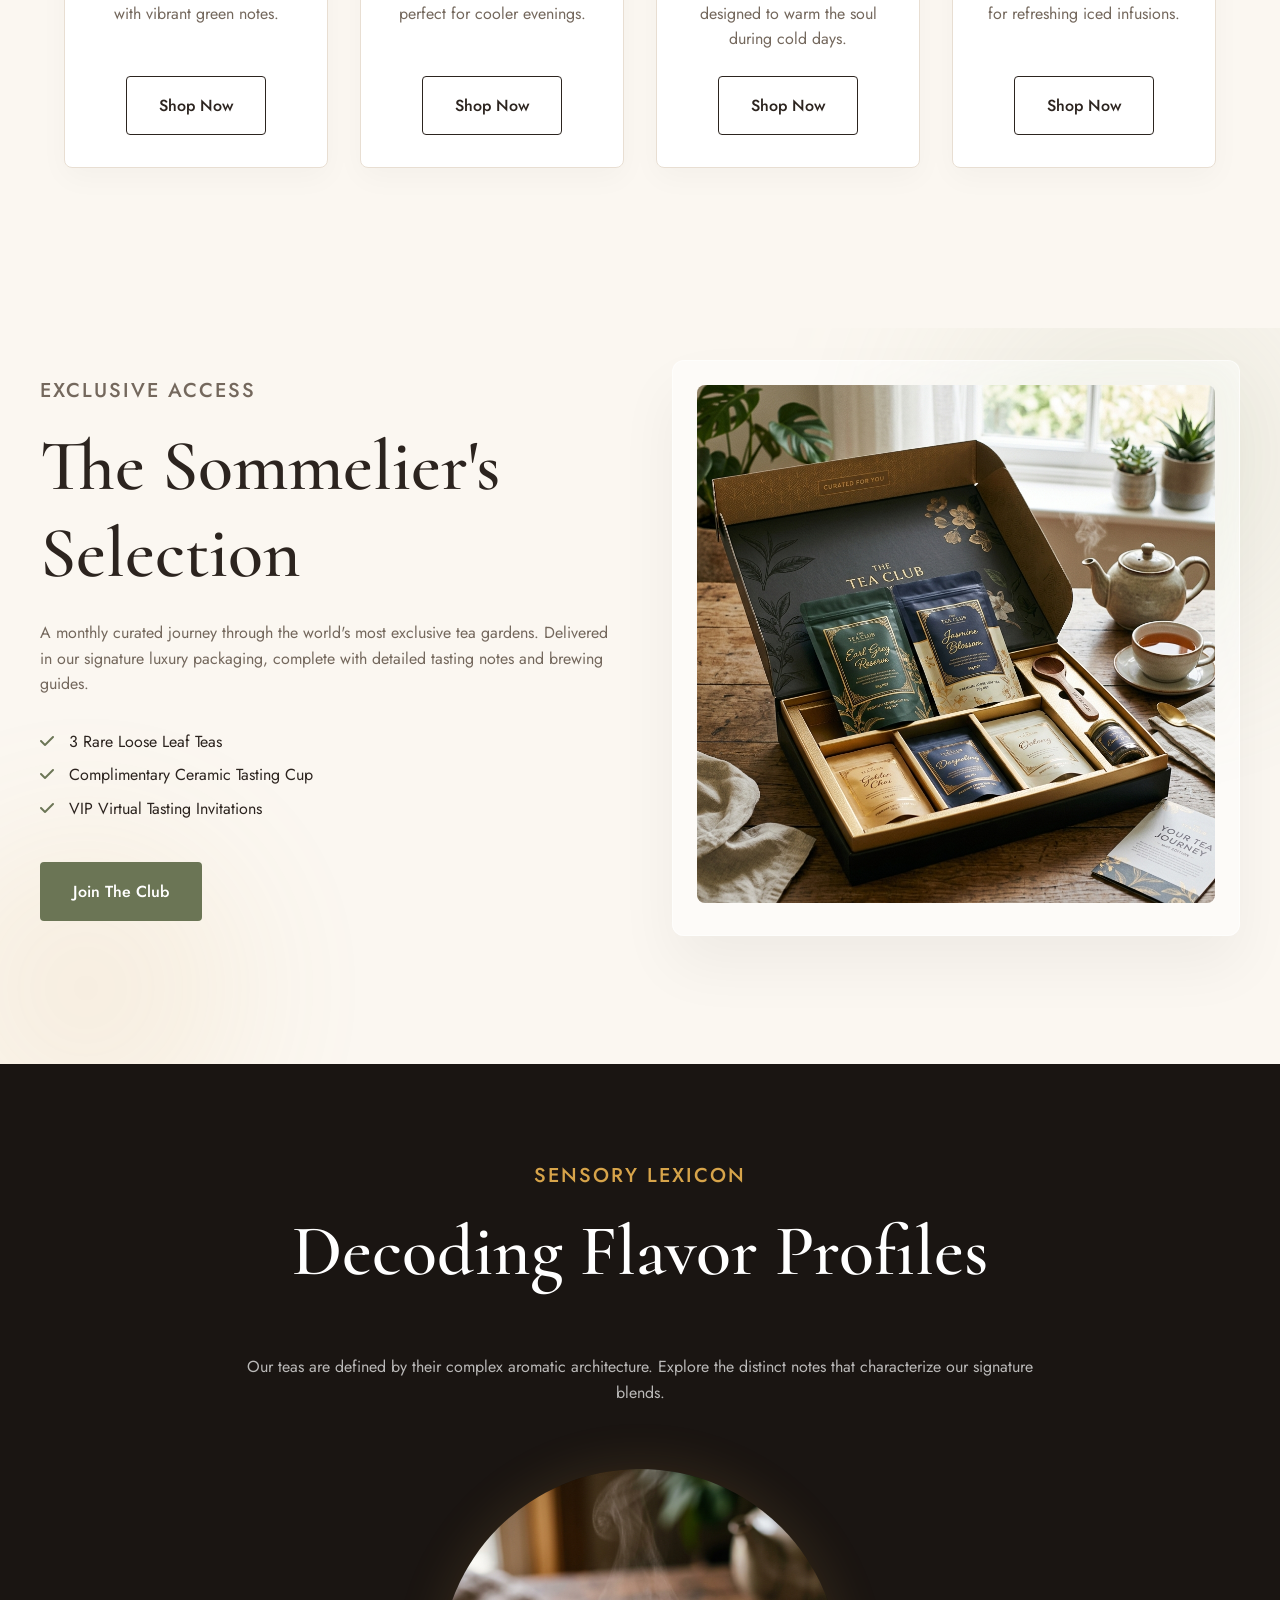
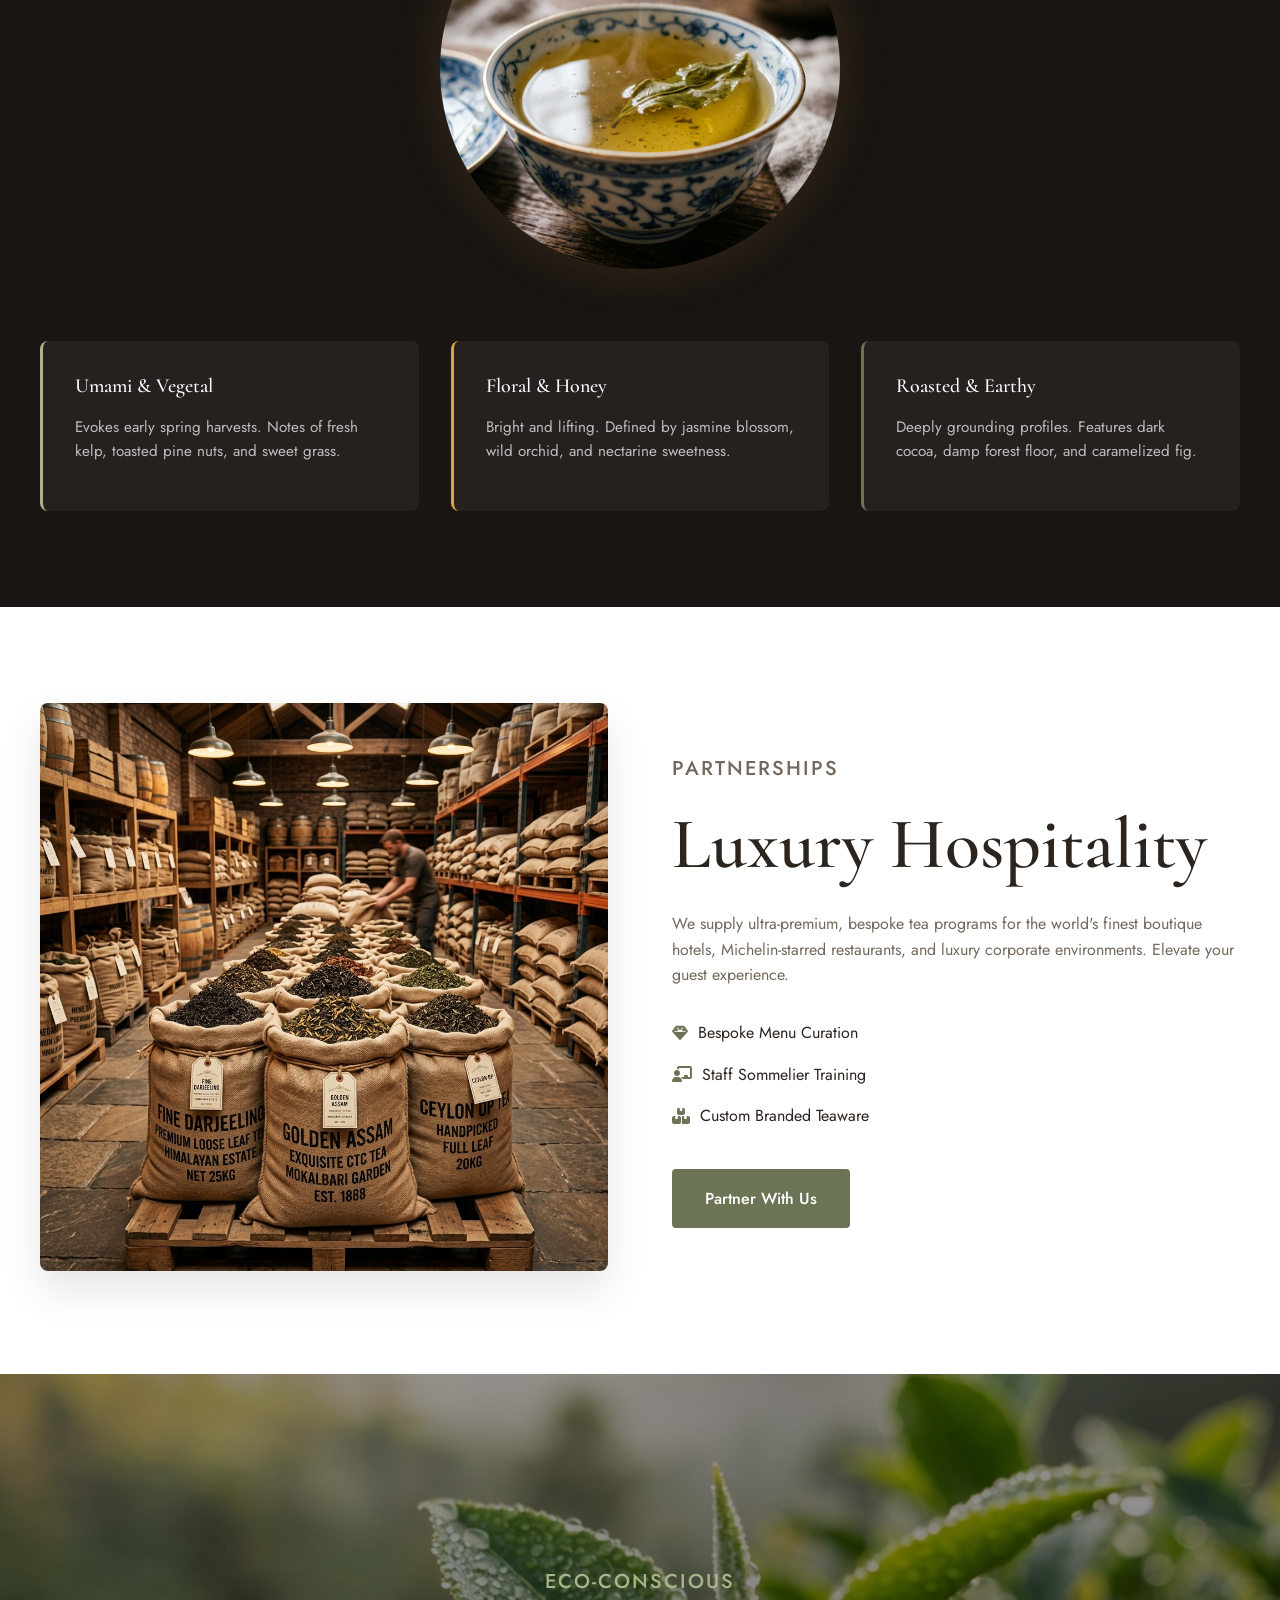
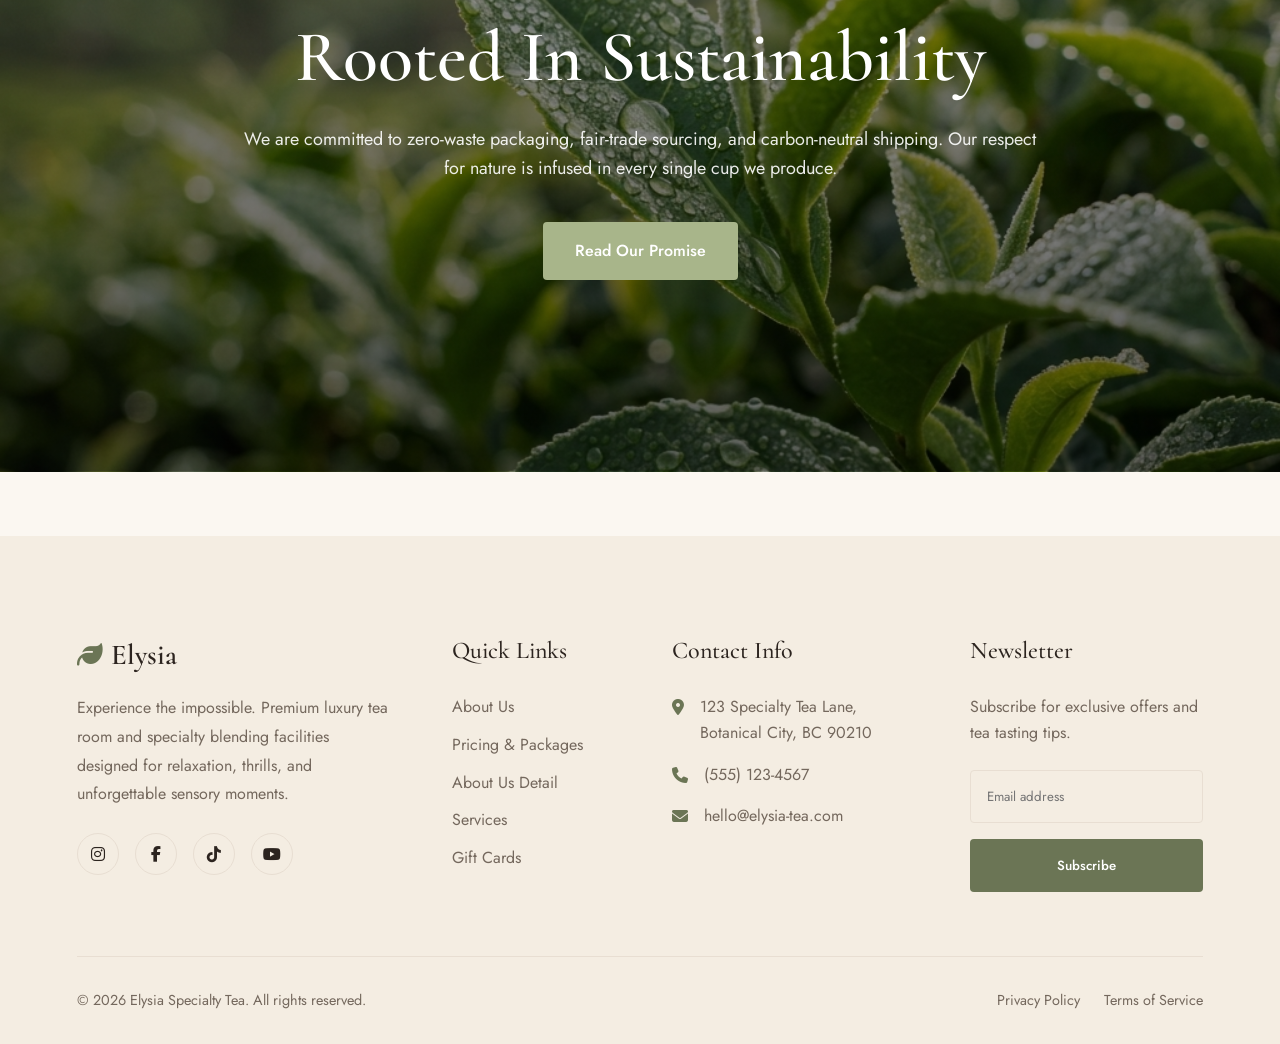
<file: home-2.html>
<!DOCTYPE html>
<html lang="en">
<head>
    <meta charset="UTF-8">
    <meta name="viewport" content="width=device-width, initial-scale=1.0">
    <title>Home 2 | Specialty Tea Blending & Tea Room</title>
    <link rel="preconnect" href="https://fonts.googleapis.com">
    <link rel="preconnect" href="https://fonts.gstatic.com" crossorigin>
    <link href="https://fonts.googleapis.com/css2?family=Cormorant:wght@400;500;540;580&family=Jost:wght@400;450;500;520&display=swap" rel="stylesheet">
    <link rel="stylesheet" href="https://cdnjs.cloudflare.com/ajax/libs/font-awesome/6.4.0/css/all.min.css">
    <link rel="stylesheet" href="css/style.css?v=6">
    <link rel="stylesheet" href="css/dark-mode.css">
    <link rel="stylesheet" href="css/rtl.css">
    <link rel="icon" type="image/svg+xml" href="images/brand_logo.svg">
</head>
<body>
    
<nav class="navbar">
    <div class="nav-left">
        <a href="index.html" class="brand-logo"><i class="fa-solid fa-leaf"></i>Elysia</a>
    </div>
    
    <button id="mobile-menu-btn" class="mobile-menu-btn" title="Open Menu"><i class="fas fa-bars"></i></button>
    <div id="mobile-menu-overlay" class="mobile-menu-overlay"></div>
    
    <div class="nav-wrapper" id="nav-wrapper">
        <div class="nav-menu-header">
            <span class="brand-logo"><i class="fa-solid fa-leaf"></i>Elysia</span>
            <button id="mobile-menu-close" class="mobile-menu-close" title="Close Menu"><i class="fas fa-times"></i></button>
        </div>
        <div class="nav-center">
            <a href="index.html" class="nav-link">Home</a>
            <a href="home-2.html" class="nav-link">Home 2</a>
            <a href="about.html" class="nav-link">About</a>
            <a href="services.html" class="nav-link">Services</a>
            <a href="brewing-guides.html" class="nav-link">Brewing Guides</a>
            <a href="subscriptions.html" class="nav-link">Subscriptions</a>
            <a href="contact.html" class="nav-link">Contact</a>
        </div>
        <div class="nav-right">
            <div style="display: flex; gap: 1.5rem; align-items: center;">
                <button id="rtl-toggle" class="btn btn-secondary btn-icon" title="Toggle RTL"><i class="fas fa-right-left"></i></button>
                <button id="dark-mode-toggle" class="btn btn-secondary btn-icon" title="Toggle Theme"><i class="fas fa-moon"></i></button>
            </div>
            <div style="display: flex; gap: 1rem; align-items: center;">
                <a href="shop.html" class="btn btn-secondary">Shop</a>
                <a href="login.html" class="btn btn-primary">Login</a>
            </div>
        </div>
    </div>
</nav>

    <main class="">
        
        <section class="hero" style="min-height: 100vh; display: flex; align-items: center; justify-content: center; position: relative; overflow: hidden; padding-top: 80px; background-color: var(--secondary-bg);">
            <div style="max-width: 1200px; margin: 0 auto; display: grid; grid-template-columns: repeat(auto-fit, minmax(300px, 1fr)); gap: 4rem; align-items: center; padding: 0 2rem; width: 100%;">
                <div class="text-center-mobile anim-sensory">
                    <span class="subheading anim-float" style="display: block; margin-bottom: 1rem;">Sensory Journey</span>
                    <h1 style="margin-bottom: 1.5rem;">The Tea Infusion Experience</h1>
                    <p style="margin-bottom: 2.5rem; font-size: 1.125rem;">Witness the layered brewing process and storytelling of our finest ingredients.</p>
                    <div class="hero-cta-group" style="justify-content: flex-start;">
                        <a href="services.html" class="btn btn-primary">Explore Services</a>
                        <a href="subscriptions.html" class="btn btn-secondary">Join Tea Subscription</a>
                    </div>
                </div>
                <div class="anim-sensory" style="animation-delay: 0.2s;">
                    <img src="images/home2_tasting.png" alt="Tea Infusion Experience" style="width: 100%; border-radius: 12px; box-shadow: 0 30px 60px rgba(0,0,0,0.1);">
                </div>
            </div>
        </section>
        
        <section class="sensory-element" style="padding: 6rem 2rem;">
            <div style="text-align: center; margin-bottom: 4rem;">
                <h2>Seasonal Collections</h2>
            </div>
            <div class="card-grid cols-4">
                <div class="card">
                    <div class="card-img-wrapper"><img src="images/home2_tea_4.png" alt="Spring Harvest"></div>
                    <div class="card-content">
                        <h3 class="card-title">Spring Harvest</h3>
                        <p class="card-desc">Freshly picked first flush teas with vibrant green notes.</p>
                        <div class="card-cta"><a href="shop.html" class="btn btn-secondary">Shop Now</a></div>
                    </div>
                </div>
                <div class="card">
                    <div class="card-img-wrapper"><img src="images/home2_tea_5.png" alt="Autumn Reserve"></div>
                    <div class="card-content">
                        <h3 class="card-title">Autumn Reserve</h3>
                        <p class="card-desc">Warm, comforting blends perfect for cooler evenings.</p>
                        <div class="card-cta"><a href="shop.html" class="btn btn-secondary">Shop Now</a></div>
                    </div>
                </div>
                <div class="card">
                    <div class="card-img-wrapper"><img src="images/tea_product_1.jpg" alt="Winter Reserve"></div>
                    <div class="card-content">
                        <h3 class="card-title">Winter Reserve</h3>
                        <p class="card-desc">Deep, robust profiles designed to warm the soul during cold days.</p>
                        <div class="card-cta"><a href="shop.html" class="btn btn-secondary">Shop Now</a></div>
                    </div>
                </div>
                <div class="card">
                    <div class="card-img-wrapper"><img src="images/tea_product_2.jpg" alt="Summer Flush"></div>
                    <div class="card-content">
                        <h3 class="card-title">Summer Flush</h3>
                        <p class="card-desc">Light, floral blends perfect for refreshing iced infusions.</p>
                        <div class="card-cta"><a href="shop.html" class="btn btn-secondary">Shop Now</a></div>
                    </div>
                </div>
            </div>
        </section>
        
        <!-- Section 3: Curated Subscription Box -->
        <section class="sensory-element" style="padding: 2rem 2rem 8rem 2rem; padding-top: 2rem !important; position: relative; overflow: hidden;">
            <div style="position: absolute; top: -10%; right: -5%; width: 400px; height: 400px; background: var(--matcha-mist); filter: blur(100px); opacity: 0.15; border-radius: 50%; z-index: -1;"></div>
            <div style="position: absolute; bottom: -10%; left: -5%; width: 300px; height: 300px; background: var(--saffron-infusion); filter: blur(80px); opacity: 0.1; border-radius: 50%; z-index: -1;"></div>
            
            <div style="max-width: 1200px; margin: 0 auto; display: grid; grid-template-columns: repeat(auto-fit, minmax(300px, 1fr)); gap: 4rem; align-items: center;">
                <div class="text-center-mobile">
                    <span class="subheading">Exclusive Access</span>
                    <h2 style="margin: 1rem 0 1.5rem;">The Sommelier's Selection</h2>
                    <p style="margin-bottom: 2rem;">A monthly curated journey through the world's most exclusive tea gardens. Delivered in our signature luxury packaging, complete with detailed tasting notes and brewing guides.</p>
                    <div>
                        <ul style="list-style: none; padding: 0; margin: 0 auto 2.5rem auto; text-align: left; display: inline-flex; flex-direction: column; gap: 0.5rem;">
                            <li><i class="fas fa-check" style="color: var(--aged-tea-leaf); margin-right: 10px;"></i> 3 Rare Loose Leaf Teas</li>
                            <li><i class="fas fa-check" style="color: var(--aged-tea-leaf); margin-right: 10px;"></i> Complimentary Ceramic Tasting Cup</li>
                            <li><i class="fas fa-check" style="color: var(--aged-tea-leaf); margin-right: 10px;"></i> VIP Virtual Tasting Invitations</li>
                        </ul>
                    </div>
                    <a href="subscriptions.html" class="btn btn-primary">Join The Club</a>
                </div>
                <div>
                    <div style="background: rgba(255,255,255,0.5); backdrop-filter: blur(20px); border: 1px solid rgba(255,255,255,0.6); padding: 1.5rem; border-radius: 12px; box-shadow: 0 30px 60px rgba(0,0,0,0.05);">
                        <img src="images/home2_subscription.png" alt="Subscription Box" style="width: 100%; border-radius: 8px;">
                    </div>
                </div>
            </div>
        </section>

        <!-- Section 4: Tasting Notes Wheel -->
        <section class="sensory-element" style="padding: 6rem 2rem; background-color: #1A1512; color: #FBF7F1; text-align: center;">
            <div style="max-width: 800px; margin: 0 auto 4rem;">
                <span class="subheading" style="color: var(--saffron-infusion);">Sensory Lexicon</span>
                <h2 style="color: #FFF; margin-top: 1rem;">Decoding Flavor Profiles</h2>
                <p style="color: rgba(255,255,255,0.7);">Our teas are defined by their complex aromatic architecture. Explore the distinct notes that characterize our signature blends.</p>
            </div>
            <div style="max-width: 1000px; margin: 0 auto; position: relative;">
                <img src="images/home2_tasting_2.png" alt="Tasting Notes" style="width: 100%; max-width: 400px; border-radius: 50%; box-shadow: 0 0 50px rgba(215, 164, 74, 0.15); animation: floatAroma 8s ease-in-out infinite;">
            </div>
            <div style="display: grid; grid-template-columns: repeat(auto-fit, minmax(250px, 1fr)); gap: 2rem; max-width: 1200px; margin: 4rem auto 0; text-align: left;">
                <div style="background: rgba(255,255,255,0.05); padding: 2rem; border-radius: 8px; border-left: 3px solid var(--matcha-mist);">
                    <h3 style="color: #FFF; margin-bottom: 1rem; font-size: 1.25rem;">Umami & Vegetal</h3>
                    <p style="color: rgba(255,255,255,0.7); font-size: 0.95rem;">Evokes early spring harvests. Notes of fresh kelp, toasted pine nuts, and sweet grass.</p>
                </div>
                <div style="background: rgba(255,255,255,0.05); padding: 2rem; border-radius: 8px; border-left: 3px solid var(--saffron-infusion);">
                    <h3 style="color: #FFF; margin-bottom: 1rem; font-size: 1.25rem;">Floral & Honey</h3>
                    <p style="color: rgba(255,255,255,0.7); font-size: 0.95rem;">Bright and lifting. Defined by jasmine blossom, wild orchid, and nectarine sweetness.</p>
                </div>
                <div style="background: rgba(255,255,255,0.05); padding: 2rem; border-radius: 8px; border-left: 3px solid var(--aged-tea-leaf);">
                    <h3 style="color: #FFF; margin-bottom: 1rem; font-size: 1.25rem;">Roasted & Earthy</h3>
                    <p style="color: rgba(255,255,255,0.7); font-size: 0.95rem;">Deeply grounding profiles. Features dark cocoa, damp forest floor, and caramelized fig.</p>
                </div>
            </div>
        </section>
        
        <!-- Section 7: Wholesale & Hospitality -->
        <section class="sensory-element" style="padding: 6rem 2rem; background-color: var(--card-bg);">
            <div style="max-width: 1200px; margin: 0 auto; display: grid; grid-template-columns: repeat(auto-fit, minmax(300px, 1fr)); gap: 4rem; align-items: center;">
                <div class="text-center-mobile" style="order: 2;">
                    <span class="subheading">Partnerships</span>
                    <h2 style="margin: 1rem 0 1.5rem;">Luxury Hospitality</h2>
                    <p style="margin-bottom: 2rem;">We supply ultra-premium, bespoke tea programs for the world's finest boutique hotels, Michelin-starred restaurants, and luxury corporate environments. Elevate your guest experience.</p>
                    <ul style="list-style: none; padding: 0; margin: 0 0 2.5rem 0; display: inline-flex; flex-direction: column; gap: 1rem; text-align: left;">
                        <li style="display: flex; align-items: center; gap: 10px;"><i class="fas fa-gem" style="color: var(--aged-tea-leaf);"></i> <span>Bespoke Menu Curation</span></li>
                        <li style="display: flex; align-items: center; gap: 10px;"><i class="fas fa-chalkboard-teacher" style="color: var(--aged-tea-leaf);"></i> <span>Staff Sommelier Training</span></li>
                        <li style="display: flex; align-items: center; gap: 10px;"><i class="fas fa-boxes" style="color: var(--aged-tea-leaf);"></i> <span>Custom Branded Teaware</span></li>
                    </ul>
                    <br>
                    <a href="contact.html" class="btn btn-primary">Partner With Us</a>
                </div>
                <div style="order: 1;">
                    <img src="images/home2_wholesale.png" alt="Hospitality Tea Service" style="width: 100%; border-radius: 8px; box-shadow: 0 20px 40px rgba(0,0,0,0.1);">
                </div>
            </div>
        </section>

        <!-- Section 8: Sustainable Sourcing -->
        <section class="sensory-element" style="padding: 6rem 2rem; background-image: linear-gradient(rgba(0,0,0,0.4), rgba(0,0,0,0.6)), url('images/home2_sustainability.png'); background-size: cover; background-position: center; background-attachment: fixed; color: #FFF; text-align: center;">
            <div style="max-width: 800px; margin: 6rem auto;">
                <span class="subheading" style="color: var(--matcha-mist);">Eco-Conscious</span>
                <h2 style="color: #FFF; margin: 1rem 0 1.5rem;">Rooted In Sustainability</h2>
                <p style="color: rgba(255,255,255,0.9); margin-bottom: 2.5rem; font-size: 1.125rem;">We are committed to zero-waste packaging, fair-trade sourcing, and carbon-neutral shipping. Our respect for nature is infused in every single cup we produce.</p>
                <a href="about.html" class="btn btn-primary" style="background-color: var(--matcha-mist); color: #FFF; border: none;">Read Our Promise</a>
            </div>
        </section>
        
    </main>
    
<footer class="footer">
    <div class="footer-container">
        <div class="footer-grid">
            <div>
                <div style="margin-bottom: 1rem;"><a href="index.html" class="brand-logo"><i class="fa-solid fa-leaf"></i>Elysia</a></div>
                <p class="footer-desc">Experience the impossible. Premium luxury tea room and specialty blending facilities designed for relaxation, thrills, and unforgettable sensory moments.</p>
                <div class="footer-socials">
                    <a href="#"><i class="fab fa-instagram"></i></a>
                    <a href="#"><i class="fab fa-facebook-f"></i></a>
                    <a href="#"><i class="fab fa-tiktok"></i></a>
                    <a href="#"><i class="fab fa-youtube"></i></a>
                </div>
            </div>
            <div>
                <h4 class="footer-heading">Quick Links</h4>
                <ul class="footer-links">
                    <li><a href="about.html">About Us</a></li>
                    <li><a href="pricing.html">Pricing & Packages</a></li>
                    <li><a href="about.html">About Us Detail</a></li>
                    <li><a href="services.html">Services</a></li>
                    <li><a href="shop.html">Gift Cards</a></li>
                </ul>
            </div>
            <div>
                <h4 class="footer-heading">Contact Info</h4>
                <ul class="footer-contact">
                    <li><i class="fas fa-map-marker-alt"></i> 123 Specialty Tea Lane, Botanical City, BC 90210</li>
                    <li><i class="fas fa-phone"></i> (555) 123-4567</li>
                    <li><i class="fas fa-envelope"></i> hello@elysia-tea.com</li>
                </ul>
            </div>
            <div class="footer-newsletter">
                <h4 class="footer-heading">Newsletter</h4>
                <p>Subscribe for exclusive offers and tea tasting tips.</p>
                <form class="newsletter-form">
                    <input type="email" class="newsletter-input" placeholder="Email address">
                    <button type="button" class="btn btn-primary" style="width: 100%;">Subscribe</button>
                </form>
            </div>
        </div>
        <div class="footer-bottom">
            <div>&copy; 2026 Elysia Specialty Tea. All rights reserved.</div>
            <div class="footer-bottom-links">
                <a href="#">Privacy Policy</a>
                <a href="#">Terms of Service</a>
            </div>
        </div>
    </div>
</footer>
<button id="back-to-top" class="back-to-top" aria-label="Back to top">
    <i class="fas fa-arrow-up"></i>
</button>

    <script src="js/main.js"></script>
</body>
</html>
</file>
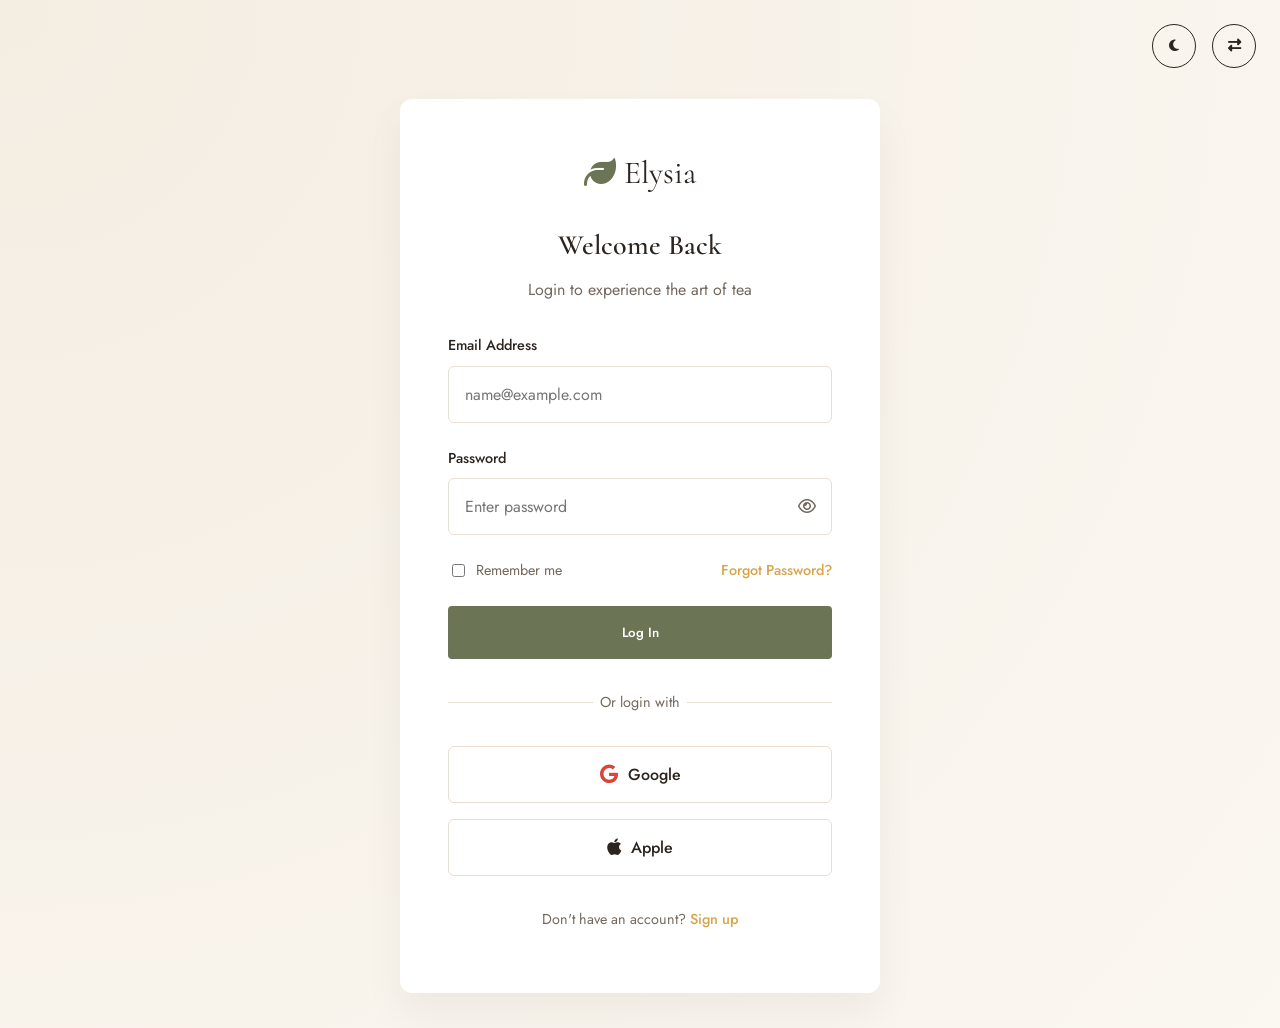
<file: login.html>
<!DOCTYPE html>
<html lang="en">
<head>
    <meta charset="UTF-8">
    <meta name="viewport" content="width=device-width, initial-scale=1.0">
    <title>Login | Specialty Tea Blending & Tea Room</title>
    <link rel="preconnect" href="https://fonts.googleapis.com">
    <link rel="preconnect" href="https://fonts.gstatic.com" crossorigin>
    <link href="https://fonts.googleapis.com/css2?family=Cormorant:wght@400;500;540;580&family=Jost:wght@400;450;500;520&display=swap" rel="stylesheet">
    <link rel="stylesheet" href="https://cdnjs.cloudflare.com/ajax/libs/font-awesome/6.4.0/css/all.min.css">
    <link rel="stylesheet" href="css/style.css?v=4">
    <link rel="stylesheet" href="css/dark-mode.css">
    <link rel="stylesheet" href="css/rtl.css">
    <link rel="icon" type="image/svg+xml" href="images/brand_logo.svg">
</head>
<body>
    
    <main class="auth-main">
        
        <div style="position: absolute; top: 1.5rem; inset-inline-end: 1.5rem; display: flex; gap: 1rem; z-index: 10;">
            <button id="dark-mode-toggle" class="btn btn-secondary btn-icon" title="Toggle Theme"><i class="fas fa-moon"></i></button>
            <button id="rtl-toggle" class="btn btn-secondary btn-icon" title="Toggle RTL"><i class="fas fa-right-left"></i></button>
        </div>
        <div class="auth-card anim-sensory">
            <a href="index.html" class="auth-brand"><i class="fa-solid fa-leaf" style="margin-right: 8px; color: var(--aged-tea-leaf);"></i>Elysia</a>
            <h1 class="auth-title">Welcome Back</h1>
            <p class="auth-subtitle">Login to experience the art of tea</p>
            
            <form class="auth-form">
                <div class="form-group">
                    <label class="form-label">Email Address</label>
                    <input type="email" class="form-control" placeholder="name@example.com">
                </div>
                <div class="form-group">
                    <label class="form-label">Password</label>
                    <div style="position: relative;">
                        <input type="password" class="form-control" placeholder="Enter password">
                        <i class="fa-regular fa-eye" style="position: absolute; inset-inline-end: 1rem; top: 50%; transform: translateY(-50%); color: var(--text-secondary); cursor: pointer;"></i>
                    </div>
                </div>
                <div class="auth-options">
                    <label style="display: flex; align-items: center; gap: 8px; cursor: pointer; color: var(--text-secondary);">
                        <input type="checkbox"> Remember me
                    </label>
                    <a href="#" class="auth-link">Forgot Password?</a>
                </div>
                <button type="button" class="btn btn-primary" style="width: 100%; padding: 1rem;">Log In</button>
            </form>
            
            <div class="auth-divider">Or login with</div>
            
            <button type="button" class="btn-social">
                <i class="fab fa-google" style="color: #DB4437;"></i> Google
            </button>
            <button type="button" class="btn-social">
                <i class="fab fa-apple"></i> Apple
            </button>
            
            <p style="margin-top: 2rem; font-size: 0.9rem; color: var(--text-secondary);">
                Don't have an account? <a href="register.html" class="auth-link">Sign up</a>
            </p>
        </div>
        
    </main>
    
    <script src="js/main.js"></script>
</body>
</html>
</file>
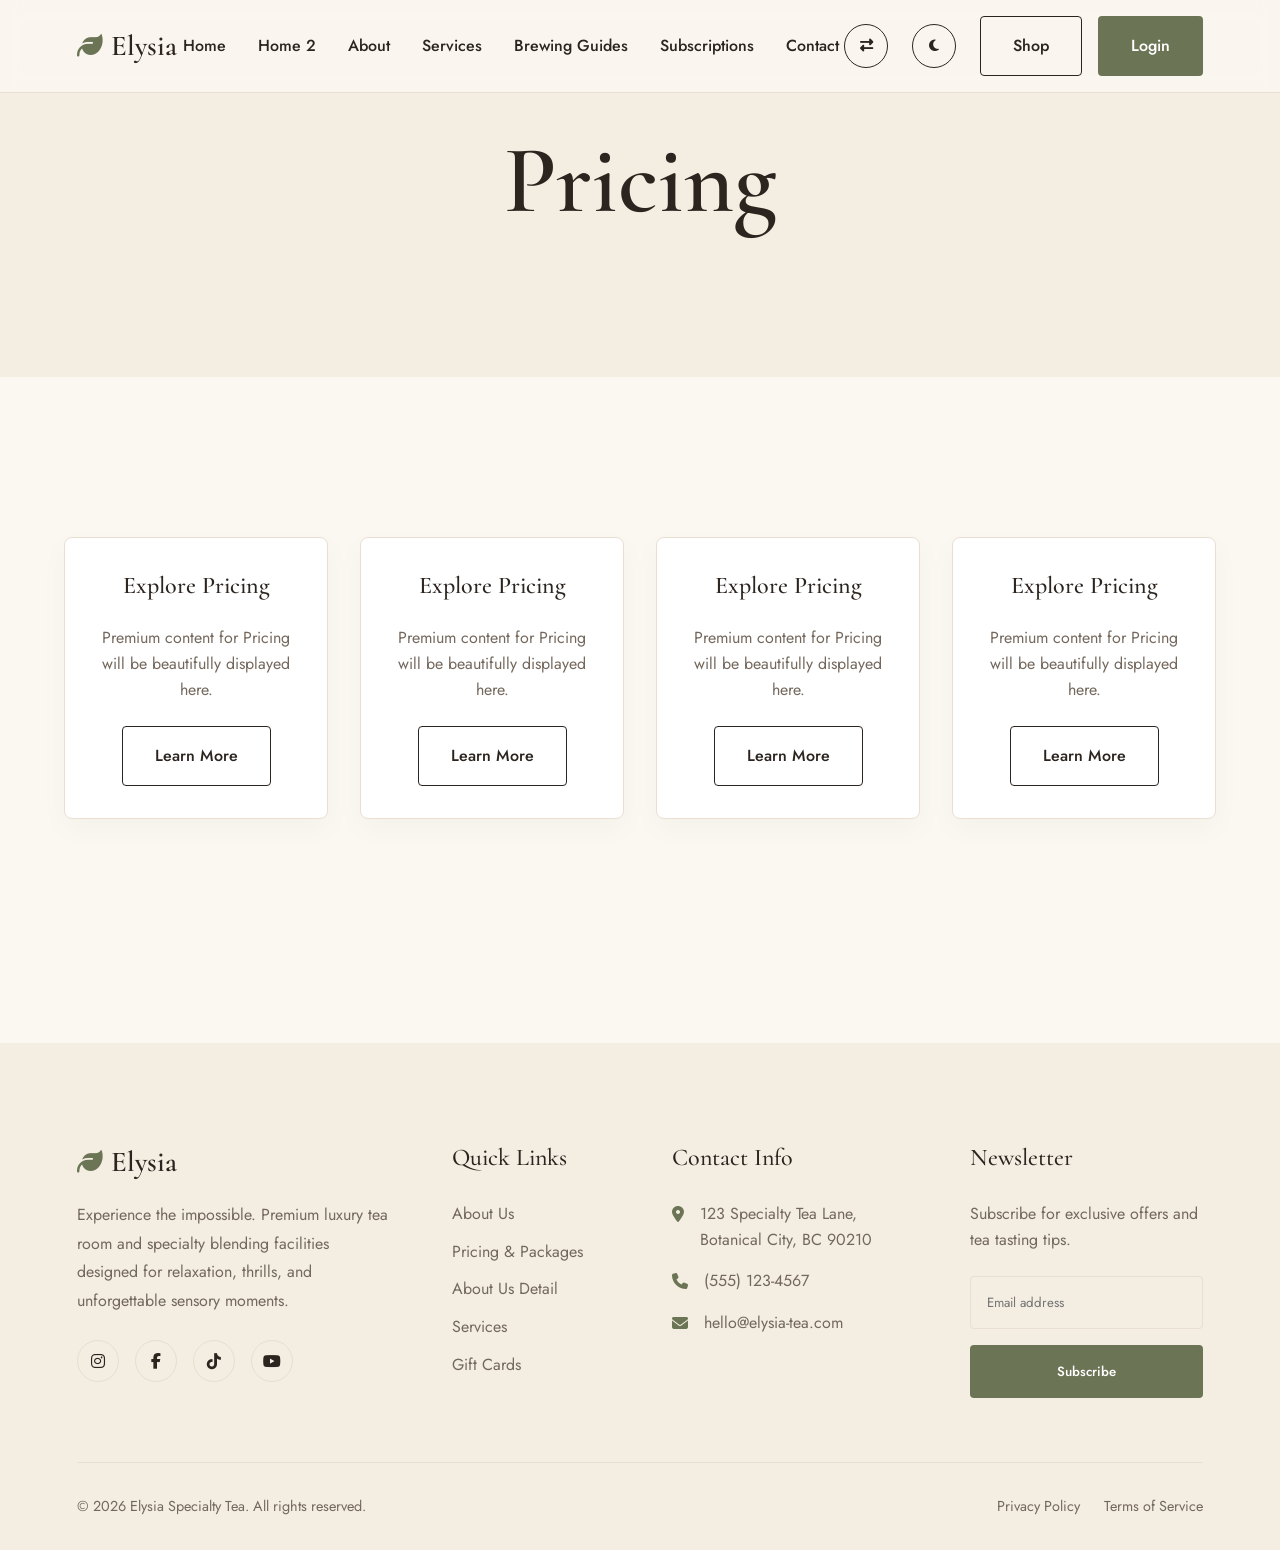
<file: pricing.html>
<!DOCTYPE html>
<html lang="en">
<head>
    <meta charset="UTF-8">
    <meta name="viewport" content="width=device-width, initial-scale=1.0">
    <title>Pricing | Specialty Tea Blending & Tea Room</title>
    <link rel="preconnect" href="https://fonts.googleapis.com">
    <link rel="preconnect" href="https://fonts.gstatic.com" crossorigin>
    <link href="https://fonts.googleapis.com/css2?family=Cormorant:wght@400;500;540;580&family=Jost:wght@400;450;500;520&display=swap" rel="stylesheet">
    <link rel="stylesheet" href="https://cdnjs.cloudflare.com/ajax/libs/font-awesome/6.4.0/css/all.min.css">
    <link rel="stylesheet" href="css/style.css?v=4">
    <link rel="stylesheet" href="css/dark-mode.css">
    <link rel="stylesheet" href="css/rtl.css">
    <link rel="icon" type="image/svg+xml" href="images/brand_logo.svg">
</head>
<body>
    
<nav class="navbar">
    <div class="nav-left">
        <a href="index.html" class="brand-logo"><i class="fa-solid fa-leaf"></i>Elysia</a>
    </div>
    
    <button id="mobile-menu-btn" class="mobile-menu-btn" title="Open Menu"><i class="fas fa-bars"></i></button>
    <div id="mobile-menu-overlay" class="mobile-menu-overlay"></div>
    
    <div class="nav-wrapper" id="nav-wrapper">
        <div class="nav-menu-header">
            <span class="brand-logo"><i class="fa-solid fa-leaf"></i>Elysia</span>
            <button id="mobile-menu-close" class="mobile-menu-close" title="Close Menu"><i class="fas fa-times"></i></button>
        </div>
        <div class="nav-center">
            <a href="index.html" class="nav-link">Home</a>
            <a href="home-2.html" class="nav-link">Home 2</a>
            <a href="about.html" class="nav-link">About</a>
            <a href="services.html" class="nav-link">Services</a>
            <a href="brewing-guides.html" class="nav-link">Brewing Guides</a>
            <a href="subscriptions.html" class="nav-link">Subscriptions</a>
            <a href="contact.html" class="nav-link">Contact</a>
        </div>
        <div class="nav-right">
            <div style="display: flex; gap: 1.5rem; align-items: center;">
                <button id="rtl-toggle" class="btn btn-secondary btn-icon" title="Toggle RTL"><i class="fas fa-right-left"></i></button>
                <button id="dark-mode-toggle" class="btn btn-secondary btn-icon" title="Toggle Theme"><i class="fas fa-moon"></i></button>
            </div>
            <div style="display: flex; gap: 1rem; align-items: center;">
                <a href="shop.html" class="btn btn-secondary">Shop</a>
                <a href="login.html" class="btn btn-primary">Login</a>
            </div>
        </div>
    </div>
</nav>

    <main class="">
        
        <section style="padding: 8rem 2rem 4rem; text-align: center; background-color: var(--secondary-bg);">
            <h1 class="anim-sensory">Pricing</h1>
        </section>
        <section class="sensory-element" style="padding: 6rem 2rem; min-height: 40vh;">
            <div class="card-grid cols-4">
                <div class="card">
                    <div class="card-content">
                        <h3 class="card-title">Explore Pricing</h3>
                        <p class="card-desc">Premium content for Pricing will be beautifully displayed here.</p>
                        <div class="card-cta"><a href="#" class="btn btn-secondary">Learn More</a></div>
                    </div>
                </div>
                <div class="card">
                    <div class="card-content">
                        <h3 class="card-title">Explore Pricing</h3>
                        <p class="card-desc">Premium content for Pricing will be beautifully displayed here.</p>
                        <div class="card-cta"><a href="#" class="btn btn-secondary">Learn More</a></div>
                    </div>
                </div>
                <div class="card">
                    <div class="card-content">
                        <h3 class="card-title">Explore Pricing</h3>
                        <p class="card-desc">Premium content for Pricing will be beautifully displayed here.</p>
                        <div class="card-cta"><a href="#" class="btn btn-secondary">Learn More</a></div>
                    </div>
                </div>
                <div class="card">
                    <div class="card-content">
                        <h3 class="card-title">Explore Pricing</h3>
                        <p class="card-desc">Premium content for Pricing will be beautifully displayed here.</p>
                        <div class="card-cta"><a href="#" class="btn btn-secondary">Learn More</a></div>
                    </div>
                </div>
            </div>
        </section>
        
    </main>
    
<footer class="footer">
    <div class="footer-container">
        <div class="footer-grid">
            <div>
                <div style="margin-bottom: 1rem;"><a href="index.html" class="brand-logo"><i class="fa-solid fa-leaf"></i>Elysia</a></div>
                <p class="footer-desc">Experience the impossible. Premium luxury tea room and specialty blending facilities designed for relaxation, thrills, and unforgettable sensory moments.</p>
                <div class="footer-socials">
                    <a href="#"><i class="fab fa-instagram"></i></a>
                    <a href="#"><i class="fab fa-facebook-f"></i></a>
                    <a href="#"><i class="fab fa-tiktok"></i></a>
                    <a href="#"><i class="fab fa-youtube"></i></a>
                </div>
            </div>
            <div>
                <h4 class="footer-heading">Quick Links</h4>
                <ul class="footer-links">
                    <li><a href="about.html">About Us</a></li>
                    <li><a href="pricing.html">Pricing & Packages</a></li>
                    <li><a href="about.html">About Us Detail</a></li>
                    <li><a href="services.html">Services</a></li>
                    <li><a href="shop.html">Gift Cards</a></li>
                </ul>
            </div>
            <div>
                <h4 class="footer-heading">Contact Info</h4>
                <ul class="footer-contact">
                    <li><i class="fas fa-map-marker-alt"></i> 123 Specialty Tea Lane, Botanical City, BC 90210</li>
                    <li><i class="fas fa-phone"></i> (555) 123-4567</li>
                    <li><i class="fas fa-envelope"></i> hello@elysia-tea.com</li>
                </ul>
            </div>
            <div class="footer-newsletter">
                <h4 class="footer-heading">Newsletter</h4>
                <p>Subscribe for exclusive offers and tea tasting tips.</p>
                <form class="newsletter-form">
                    <input type="email" class="newsletter-input" placeholder="Email address">
                    <button type="button" class="btn btn-primary" style="width: 100%;">Subscribe</button>
                </form>
            </div>
        </div>
        <div class="footer-bottom">
            <div>&copy; 2026 Elysia Specialty Tea. All rights reserved.</div>
            <div class="footer-bottom-links">
                <a href="#">Privacy Policy</a>
                <a href="#">Terms of Service</a>
            </div>
        </div>
    </div>
</footer>
<button id="back-to-top" class="back-to-top" aria-label="Back to top">
    <i class="fas fa-arrow-up"></i>
</button>

    <script src="js/main.js"></script>
</body>
</html>
</file>
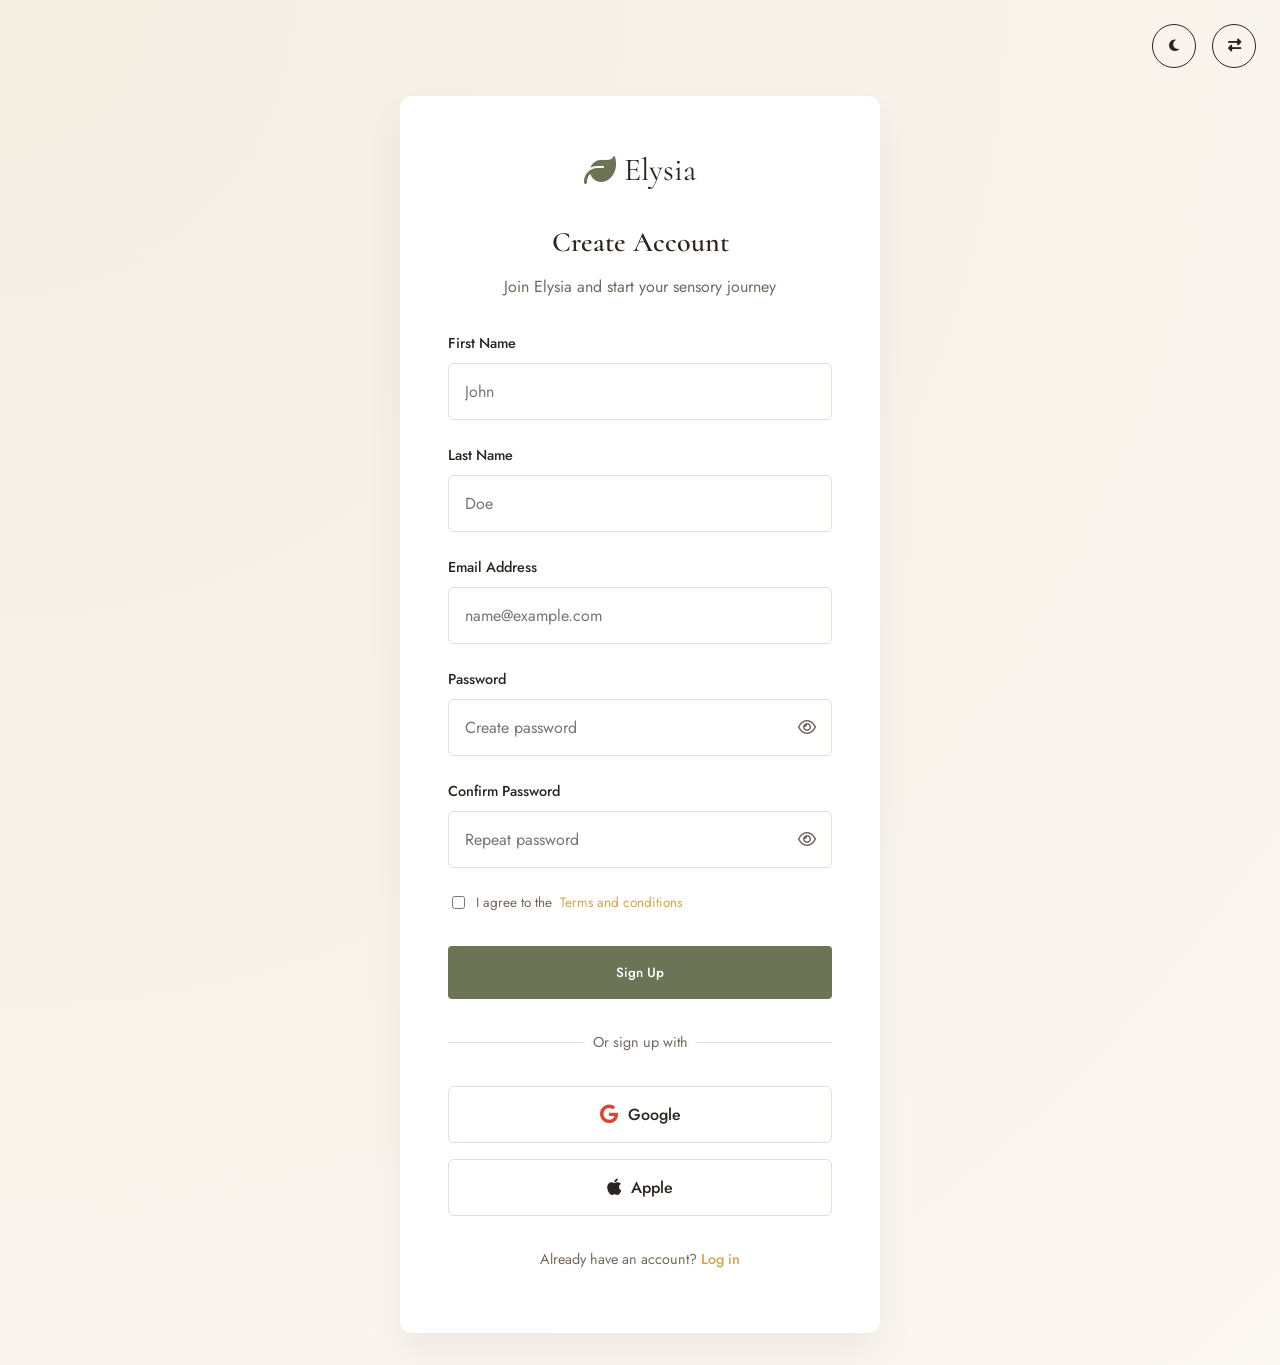
<file: register.html>
<!DOCTYPE html>
<html lang="en">
<head>
    <meta charset="UTF-8">
    <meta name="viewport" content="width=device-width, initial-scale=1.0">
    <title>Register | Specialty Tea Blending & Tea Room</title>
    <link rel="preconnect" href="https://fonts.googleapis.com">
    <link rel="preconnect" href="https://fonts.gstatic.com" crossorigin>
    <link href="https://fonts.googleapis.com/css2?family=Cormorant:wght@400;500;540;580&family=Jost:wght@400;450;500;520&display=swap" rel="stylesheet">
    <link rel="stylesheet" href="https://cdnjs.cloudflare.com/ajax/libs/font-awesome/6.4.0/css/all.min.css">
    <link rel="stylesheet" href="css/style.css?v=4">
    <link rel="stylesheet" href="css/dark-mode.css">
    <link rel="stylesheet" href="css/rtl.css">
    <link rel="icon" type="image/svg+xml" href="images/brand_logo.svg">
</head>
<body>
    
    <main class="auth-main">
        
        <div style="position: absolute; top: 1.5rem; inset-inline-end: 1.5rem; display: flex; gap: 1rem; z-index: 10;">
            <button id="dark-mode-toggle" class="btn btn-secondary btn-icon" title="Toggle Theme"><i class="fas fa-moon"></i></button>
            <button id="rtl-toggle" class="btn btn-secondary btn-icon" title="Toggle RTL"><i class="fas fa-right-left"></i></button>
        </div>
        <div class="auth-card anim-sensory">
            <a href="index.html" class="auth-brand"><i class="fa-solid fa-leaf" style="margin-right: 8px; color: var(--aged-tea-leaf);"></i>Elysia</a>
            <h1 class="auth-title">Create Account</h1>
            <p class="auth-subtitle">Join Elysia and start your sensory journey</p>
            
            <form class="auth-form">
                <div class="form-group">
                    <label class="form-label">First Name</label>
                    <input type="text" class="form-control" placeholder="John">
                </div>
                <div class="form-group">
                    <label class="form-label">Last Name</label>
                    <input type="text" class="form-control" placeholder="Doe">
                </div>
                <div class="form-group">
                    <label class="form-label">Email Address</label>
                    <input type="email" class="form-control" placeholder="name@example.com">
                </div>
                <div class="form-group">
                    <label class="form-label">Password</label>
                    <div style="position: relative;">
                        <input type="password" class="form-control" placeholder="Create password">
                        <i class="fa-regular fa-eye" style="position: absolute; inset-inline-end: 1rem; top: 50%; transform: translateY(-50%); color: var(--text-secondary); cursor: pointer;"></i>
                    </div>
                </div>
                <div class="form-group">
                    <label class="form-label">Confirm Password</label>
                    <div style="position: relative;">
                        <input type="password" class="form-control" placeholder="Repeat password">
                        <i class="fa-regular fa-eye" style="position: absolute; inset-inline-end: 1rem; top: 50%; transform: translateY(-50%); color: var(--text-secondary); cursor: pointer;"></i>
                    </div>
                </div>
                <div class="auth-options" style="margin-bottom: 1rem; justify-content: flex-start;">
                    <label style="display: flex; align-items: center; gap: 8px; cursor: pointer; color: var(--text-secondary); font-size: 0.85rem;">
                        <input type="checkbox" required> I agree to the <a href="#" class="auth-link" style="font-weight: 400;">Terms and conditions</a>
                    </label>
                </div>
                
                <button type="button" class="btn btn-primary" style="width: 100%; padding: 1rem; margin-top: 1rem;">Sign Up</button>
            </form>
            
            <div class="auth-divider">Or sign up with</div>
            
            <button type="button" class="btn-social">
                <i class="fab fa-google" style="color: #DB4437;"></i> Google
            </button>
            <button type="button" class="btn-social">
                <i class="fab fa-apple"></i> Apple
            </button>
            
            <p style="margin-top: 2rem; font-size: 0.9rem; color: var(--text-secondary);">
                Already have an account? <a href="login.html" class="auth-link">Log in</a>
            </p>
        </div>
        
    </main>
    
    <script src="js/main.js"></script>
</body>
</html>
</file>
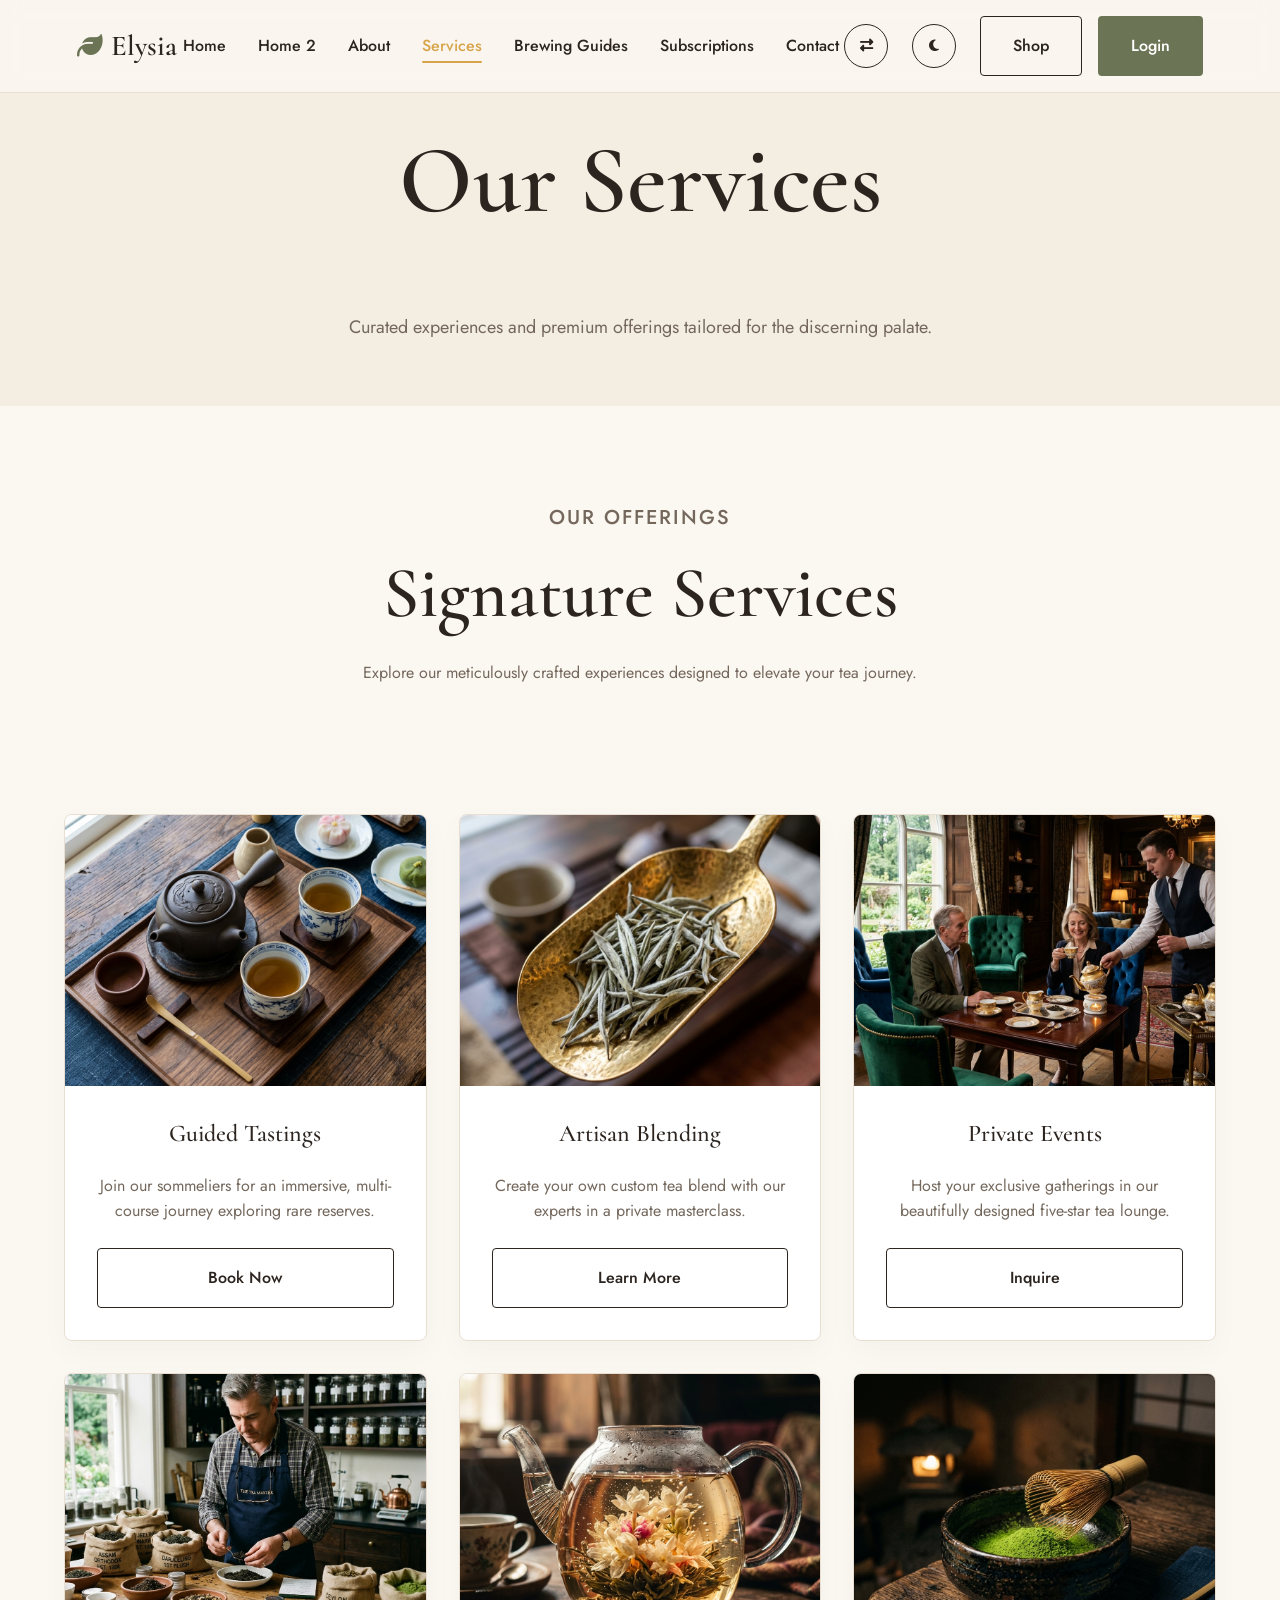
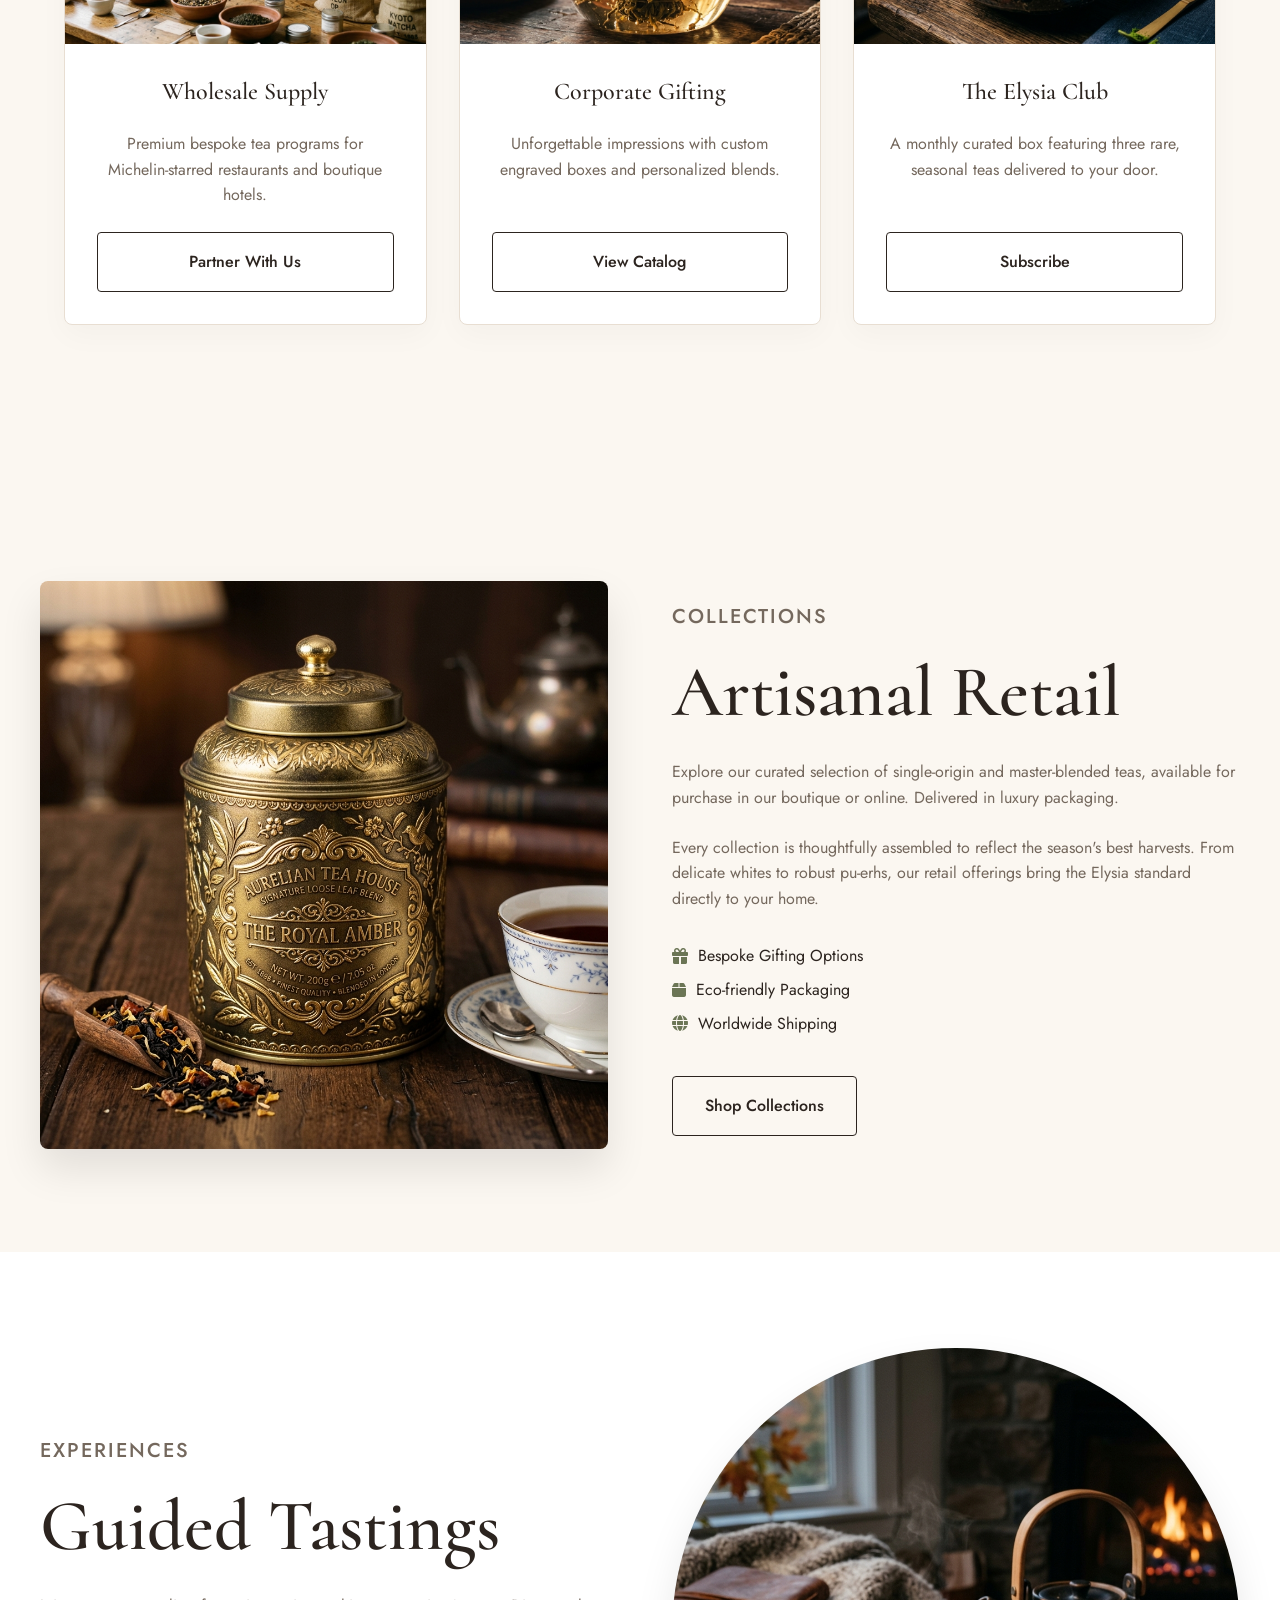
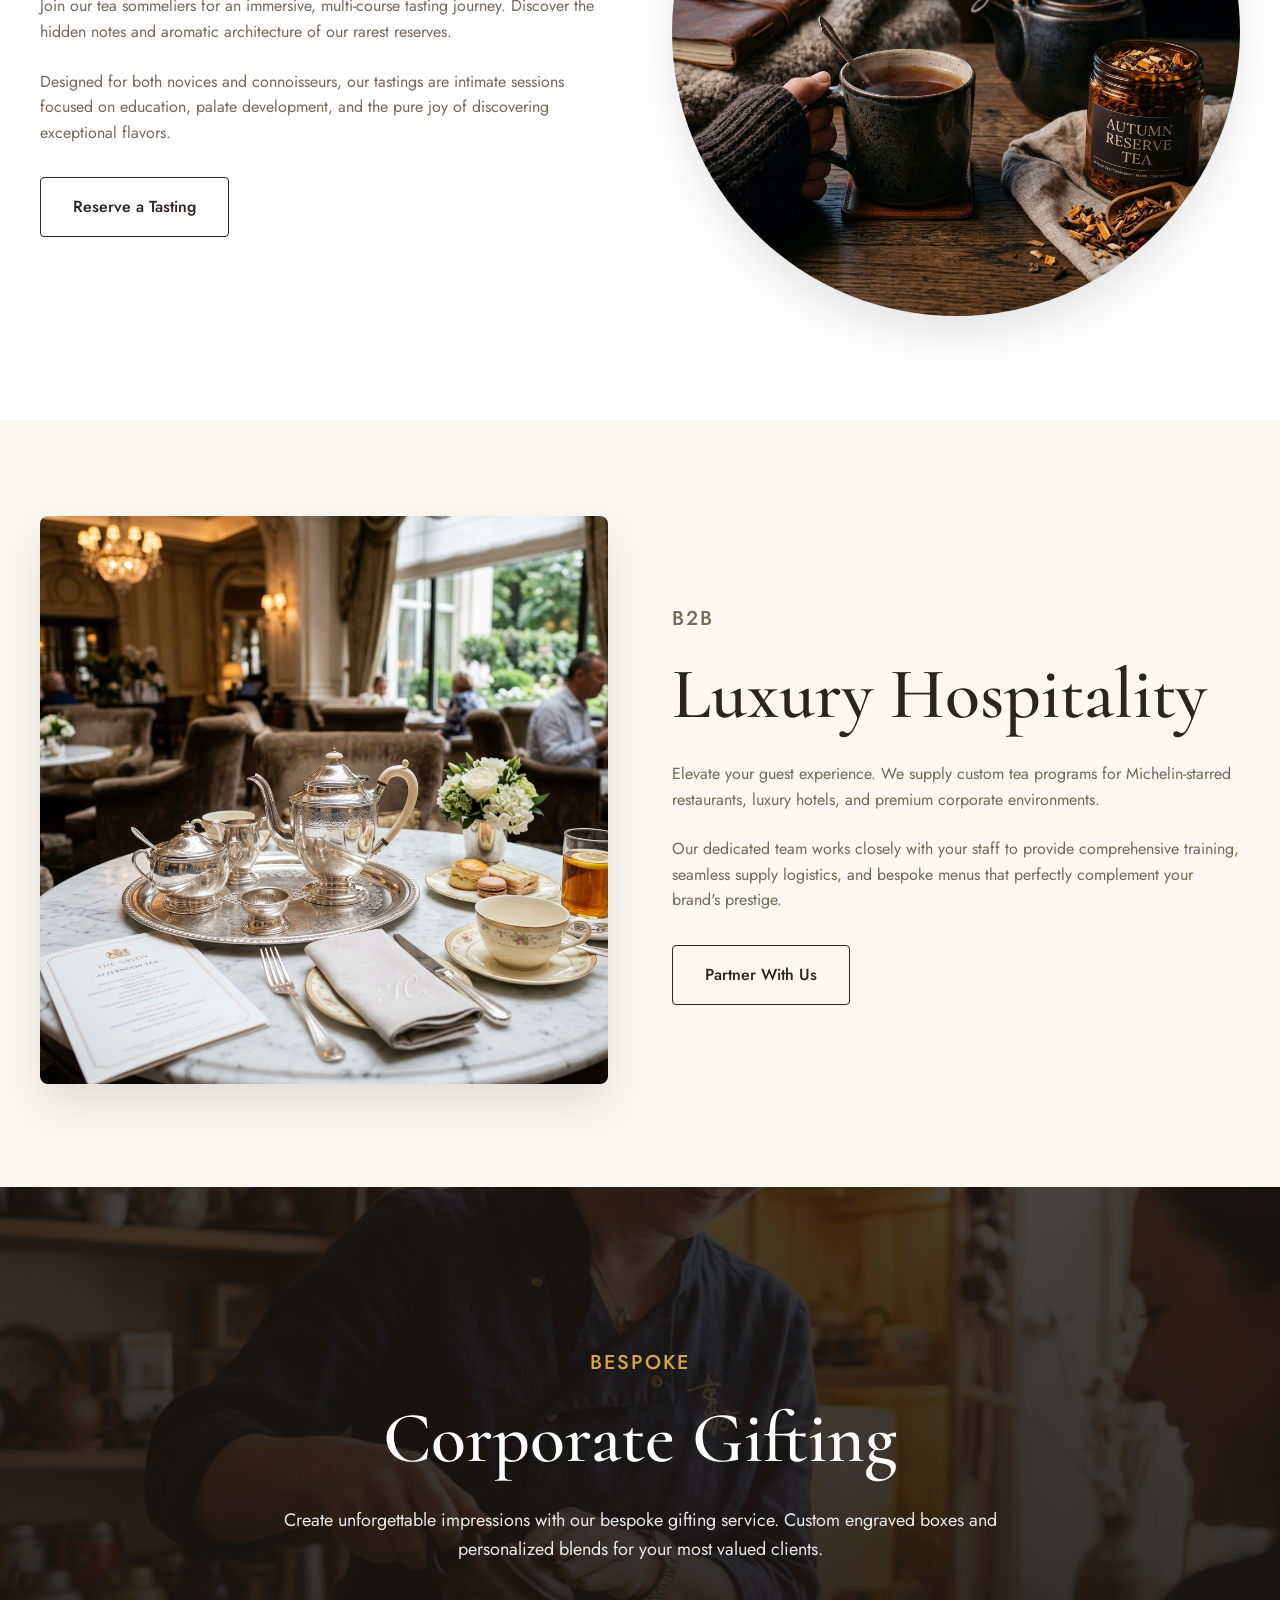
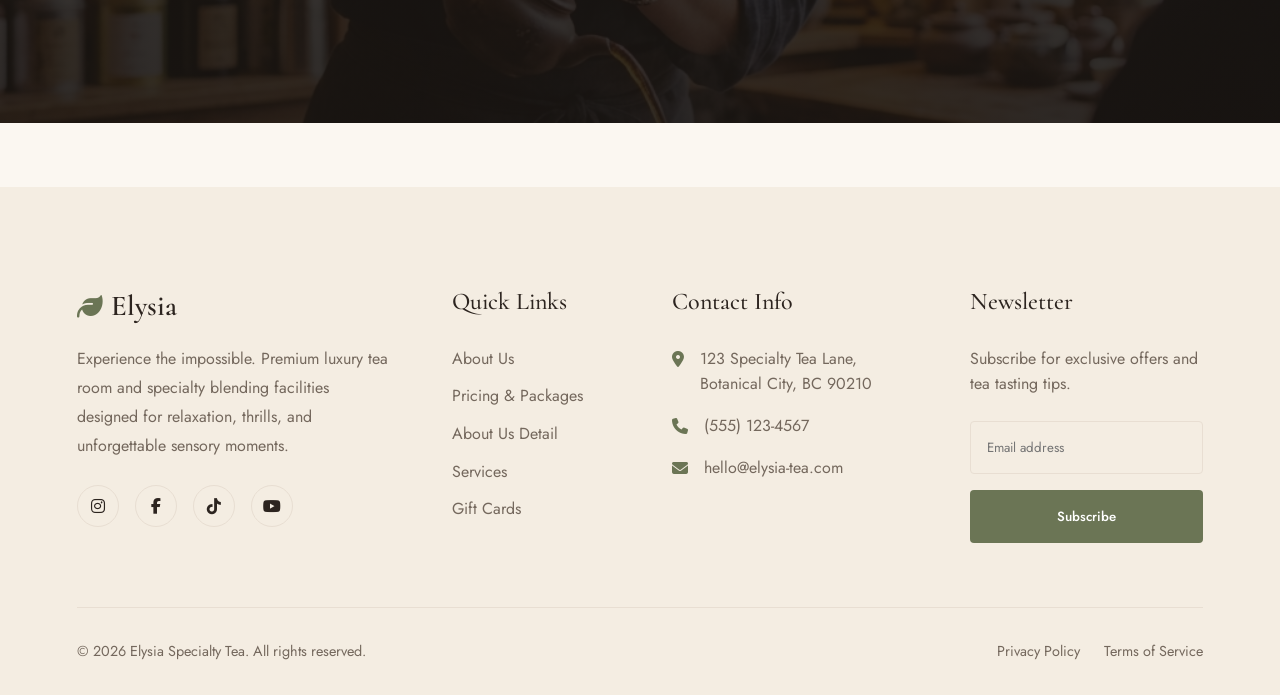
<file: services.html>
<!DOCTYPE html>
<html lang="en">
<head>
    <meta charset="UTF-8">
    <meta name="viewport" content="width=device-width, initial-scale=1.0">
    <title>Services | Specialty Tea Blending & Tea Room</title>
    <link rel="preconnect" href="https://fonts.googleapis.com">
    <link rel="preconnect" href="https://fonts.gstatic.com" crossorigin>
    <link href="https://fonts.googleapis.com/css2?family=Cormorant:wght@400;500;540;580&family=Jost:wght@400;450;500;520&display=swap" rel="stylesheet">
    <link rel="stylesheet" href="https://cdnjs.cloudflare.com/ajax/libs/font-awesome/6.4.0/css/all.min.css">
    <link rel="stylesheet" href="css/style.css?v=4">
    <link rel="stylesheet" href="css/dark-mode.css">
    <link rel="stylesheet" href="css/rtl.css">
    <link rel="icon" type="image/svg+xml" href="images/brand_logo.svg">
</head>
<body>
    
<nav class="navbar">
    <div class="nav-left">
        <a href="index.html" class="brand-logo"><i class="fa-solid fa-leaf"></i>Elysia</a>
    </div>
    
    <button id="mobile-menu-btn" class="mobile-menu-btn" title="Open Menu"><i class="fas fa-bars"></i></button>
    <div id="mobile-menu-overlay" class="mobile-menu-overlay"></div>
    
    <div class="nav-wrapper" id="nav-wrapper">
        <div class="nav-menu-header">
            <span class="brand-logo"><i class="fa-solid fa-leaf"></i>Elysia</span>
            <button id="mobile-menu-close" class="mobile-menu-close" title="Close Menu"><i class="fas fa-times"></i></button>
        </div>
        <div class="nav-center">
            <a href="index.html" class="nav-link">Home</a>
            <a href="home-2.html" class="nav-link">Home 2</a>
            <a href="about.html" class="nav-link">About</a>
            <a href="services.html" class="nav-link">Services</a>
            <a href="brewing-guides.html" class="nav-link">Brewing Guides</a>
            <a href="subscriptions.html" class="nav-link">Subscriptions</a>
            <a href="contact.html" class="nav-link">Contact</a>
        </div>
        <div class="nav-right">
            <div style="display: flex; gap: 1.5rem; align-items: center;">
                <button id="rtl-toggle" class="btn btn-secondary btn-icon" title="Toggle RTL"><i class="fas fa-right-left"></i></button>
                <button id="dark-mode-toggle" class="btn btn-secondary btn-icon" title="Toggle Theme"><i class="fas fa-moon"></i></button>
            </div>
            <div style="display: flex; gap: 1rem; align-items: center;">
                <a href="shop.html" class="btn btn-secondary">Shop</a>
                <a href="login.html" class="btn btn-primary">Login</a>
            </div>
        </div>
    </div>
</nav>

    <main class="">
        
        <section style="padding: 8rem 2rem 4rem; text-align: center; background-color: var(--secondary-bg);">
            <h1 class="anim-sensory">Our Services</h1>
            <p style="max-width: 600px; margin: 1rem auto 0; font-size: 1.125rem;">Curated experiences and premium offerings tailored for the discerning palate.</p>
        </section>
        
        <section class="sensory-element" style="padding: 6rem 2rem; background-color: var(--primary-bg);">
            <div style="text-align: center; margin-bottom: 4rem;">
                <span class="subheading">Our Offerings</span>
                <h2 style="margin: 1rem 0 1.5rem;">Signature Services</h2>
                <p style="max-width: 600px; margin: 0 auto;">Explore our meticulously crafted experiences designed to elevate your tea journey.</p>
            </div>
            <div class="card-grid cols-3">
                <div class="card">
                    <div class="card-img-wrapper"><img src="images/services_tasting_2.png" alt="Guided Tastings"></div>
                    <div class="card-content">
                        <h3 class="card-title">Guided Tastings</h3>
                        <p class="card-desc">Join our sommeliers for an immersive, multi-course journey exploring rare reserves.</p>
                        <div class="card-cta"><a href="#" class="btn btn-secondary" style="width: 100%;">Book Now</a></div>
                    </div>
                </div>
                <div class="card">
                    <div class="card-img-wrapper"><img src="images/services_tea_2.png" alt="Artisan Blending"></div>
                    <div class="card-content">
                        <h3 class="card-title">Artisan Blending</h3>
                        <p class="card-desc">Create your own custom tea blend with our experts in a private masterclass.</p>
                        <div class="card-cta"><a href="#" class="btn btn-secondary" style="width: 100%;">Learn More</a></div>
                    </div>
                </div>
                <div class="card">
                    <div class="card-img-wrapper"><img src="images/services_tea_room.png" alt="Private Events"></div>
                    <div class="card-content">
                        <h3 class="card-title">Private Events</h3>
                        <p class="card-desc">Host your exclusive gatherings in our beautifully designed five-star tea lounge.</p>
                        <div class="card-cta"><a href="#" class="btn btn-secondary" style="width: 100%;">Inquire</a></div>
                    </div>
                </div>
                <div class="card">
                    <div class="card-img-wrapper"><img src="images/services_wholesale_2.png" alt="Wholesale Program"></div>
                    <div class="card-content">
                        <h3 class="card-title">Wholesale Supply</h3>
                        <p class="card-desc">Premium bespoke tea programs for Michelin-starred restaurants and boutique hotels.</p>
                        <div class="card-cta"><a href="#" class="btn btn-secondary" style="width: 100%;">Partner With Us</a></div>
                    </div>
                </div>
                <div class="card">
                    <div class="card-img-wrapper"><img src="images/services_tea_5_2.png" alt="Corporate Gifting"></div>
                    <div class="card-content">
                        <h3 class="card-title">Corporate Gifting</h3>
                        <p class="card-desc">Unforgettable impressions with custom engraved boxes and personalized blends.</p>
                        <div class="card-cta"><a href="#" class="btn btn-secondary" style="width: 100%;">View Catalog</a></div>
                    </div>
                </div>
                <div class="card">
                    <div class="card-img-wrapper"><img src="images/services_tea_4.png" alt="Tea Subscription"></div>
                    <div class="card-content">
                        <h3 class="card-title">The Elysia Club</h3>
                        <p class="card-desc">A monthly curated box featuring three rare, seasonal teas delivered to your door.</p>
                        <div class="card-cta"><a href="subscriptions.html" class="btn btn-secondary" style="width: 100%;">Subscribe</a></div>
                    </div>
                </div>
            </div>
        </section>
        
        <section class="sensory-element" style="padding: 6rem 2rem;">
            <div style="max-width: 1200px; margin: 0 auto; display: grid; grid-template-columns: repeat(auto-fit, minmax(300px, 1fr)); gap: 4rem; align-items: center;">
                <div><img src="images/services_tea_1.png" alt="Premium Tea" style="width: 100%; border-radius: 8px; box-shadow: 0 20px 40px rgba(0,0,0,0.1);"></div>
                <div class="text-center-mobile">
                    <span class="subheading">Collections</span>
                    <h2 style="margin: 1rem 0 1.5rem;">Artisanal Retail</h2>
                    <p style="margin-bottom: 1.5rem;">Explore our curated selection of single-origin and master-blended teas, available for purchase in our boutique or online. Delivered in luxury packaging.</p>
                    <p style="margin-bottom: 2rem;">Every collection is thoughtfully assembled to reflect the season's best harvests. From delicate whites to robust pu-erhs, our retail offerings bring the Elysia standard directly to your home.</p>
                    <div>
                        <ul style="list-style: none; padding: 0; margin: 0 auto 2.5rem auto; text-align: left; display: inline-flex; flex-direction: column; gap: 0.5rem;">
                            <li style="display: flex; align-items: center; gap: 10px;"><i class="fas fa-gift" style="color: var(--aged-tea-leaf);"></i> <span>Bespoke Gifting Options</span></li>
                            <li style="display: flex; align-items: center; gap: 10px;"><i class="fas fa-box" style="color: var(--aged-tea-leaf);"></i> <span>Eco-friendly Packaging</span></li>
                            <li style="display: flex; align-items: center; gap: 10px;"><i class="fas fa-globe" style="color: var(--aged-tea-leaf);"></i> <span>Worldwide Shipping</span></li>
                        </ul>
                    </div>
                    <a href="shop.html" class="btn btn-secondary">Shop Collections</a>
                </div>
            </div>
        </section>

        <section class="sensory-element" style="padding: 6rem 2rem; background-color: var(--card-bg);">
            <div style="max-width: 1200px; margin: 0 auto; display: grid; grid-template-columns: repeat(auto-fit, minmax(300px, 1fr)); gap: 4rem; align-items: center;">
                <div class="text-center-mobile">
                    <span class="subheading">Experiences</span>
                    <h2 style="margin: 1rem 0 1.5rem;">Guided Tastings</h2>
                    <p style="margin-bottom: 1.5rem;">Join our tea sommeliers for an immersive, multi-course tasting journey. Discover the hidden notes and aromatic architecture of our rarest reserves.</p>
                    <p style="margin-bottom: 2rem;">Designed for both novices and connoisseurs, our tastings are intimate sessions focused on education, palate development, and the pure joy of discovering exceptional flavors.</p>
                    <a href="services.html" class="btn btn-secondary">Reserve a Tasting</a>
                </div>
                <div><img src="images/tea_product_5.jpg" alt="Private Tastings" style="width: 100%; border-radius: 50%; box-shadow: 0 20px 40px rgba(0,0,0,0.1);"></div>
            </div>
        </section>

        <section class="sensory-element" style="padding: 6rem 2rem;">
            <div style="max-width: 1200px; margin: 0 auto; display: grid; grid-template-columns: repeat(auto-fit, minmax(300px, 1fr)); gap: 4rem; align-items: center;">
                <div><img src="images/tea_wholesale.png" alt="Wholesale" style="width: 100%; border-radius: 8px; box-shadow: 0 20px 40px rgba(0,0,0,0.1);"></div>
                <div class="text-center-mobile">
                    <span class="subheading">B2B</span>
                    <h2 style="margin: 1rem 0 1.5rem;">Luxury Hospitality</h2>
                    <p style="margin-bottom: 1.5rem;">Elevate your guest experience. We supply custom tea programs for Michelin-starred restaurants, luxury hotels, and premium corporate environments.</p>
                    <p style="margin-bottom: 2rem;">Our dedicated team works closely with your staff to provide comprehensive training, seamless supply logistics, and bespoke menus that perfectly complement your brand's prestige.</p>
                    <a href="contact.html" class="btn btn-secondary">Partner With Us</a>
                </div>
            </div>
        </section>

        <section class="sensory-element" style="padding: 6rem 2rem; background-image: linear-gradient(rgba(26,21,18,0.8), rgba(26,21,18,0.9)), url('images/services_tea_5_3.png'); background-size: cover; background-position: center; background-attachment: fixed; color: #FFF; text-align: center;">
            <div style="max-width: 800px; margin: 4rem auto;">
                <span class="subheading" style="color: var(--saffron-infusion);">Bespoke</span>
                <h2 style="color: #FFF; margin: 1rem 0 1.5rem;">Corporate Gifting</h2>
                <p style="color: rgba(255,255,255,0.9); margin-bottom: 2.5rem; font-size: 1.125rem;">Create unforgettable impressions with our bespoke gifting service. Custom engraved boxes and personalized blends for your most valued clients.</p>
            </div>
        </section>
        
    </main>
    
<footer class="footer">
    <div class="footer-container">
        <div class="footer-grid">
            <div>
                <div style="margin-bottom: 1rem;"><a href="index.html" class="brand-logo"><i class="fa-solid fa-leaf"></i>Elysia</a></div>
                <p class="footer-desc">Experience the impossible. Premium luxury tea room and specialty blending facilities designed for relaxation, thrills, and unforgettable sensory moments.</p>
                <div class="footer-socials">
                    <a href="#"><i class="fab fa-instagram"></i></a>
                    <a href="#"><i class="fab fa-facebook-f"></i></a>
                    <a href="#"><i class="fab fa-tiktok"></i></a>
                    <a href="#"><i class="fab fa-youtube"></i></a>
                </div>
            </div>
            <div>
                <h4 class="footer-heading">Quick Links</h4>
                <ul class="footer-links">
                    <li><a href="about.html">About Us</a></li>
                    <li><a href="pricing.html">Pricing & Packages</a></li>
                    <li><a href="about.html">About Us Detail</a></li>
                    <li><a href="services.html">Services</a></li>
                    <li><a href="shop.html">Gift Cards</a></li>
                </ul>
            </div>
            <div>
                <h4 class="footer-heading">Contact Info</h4>
                <ul class="footer-contact">
                    <li><i class="fas fa-map-marker-alt"></i> 123 Specialty Tea Lane, Botanical City, BC 90210</li>
                    <li><i class="fas fa-phone"></i> (555) 123-4567</li>
                    <li><i class="fas fa-envelope"></i> hello@elysia-tea.com</li>
                </ul>
            </div>
            <div class="footer-newsletter">
                <h4 class="footer-heading">Newsletter</h4>
                <p>Subscribe for exclusive offers and tea tasting tips.</p>
                <form class="newsletter-form">
                    <input type="email" class="newsletter-input" placeholder="Email address">
                    <button type="button" class="btn btn-primary" style="width: 100%;">Subscribe</button>
                </form>
            </div>
        </div>
        <div class="footer-bottom">
            <div>&copy; 2026 Elysia Specialty Tea. All rights reserved.</div>
            <div class="footer-bottom-links">
                <a href="#">Privacy Policy</a>
                <a href="#">Terms of Service</a>
            </div>
        </div>
    </div>
</footer>
<button id="back-to-top" class="back-to-top" aria-label="Back to top">
    <i class="fas fa-arrow-up"></i>
</button>

    <script src="js/main.js"></script>
</body>
</html>
</file>
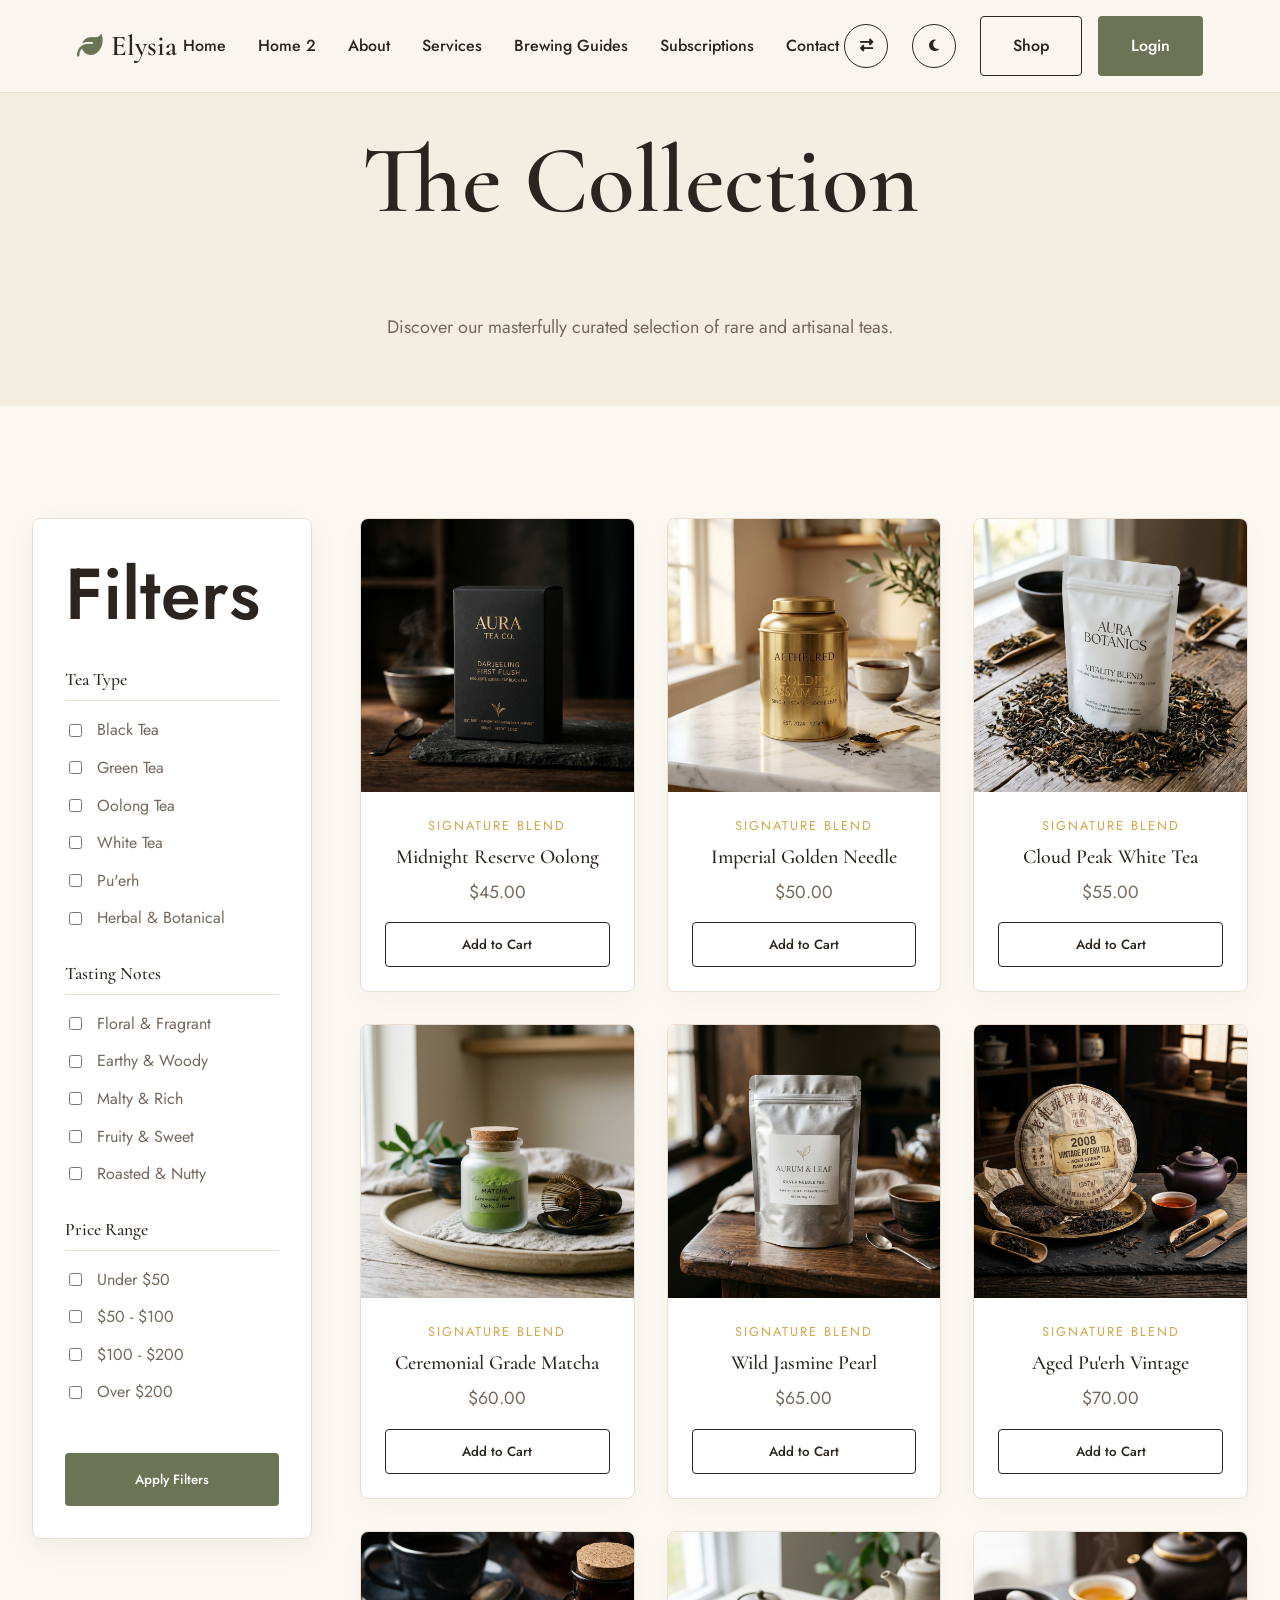
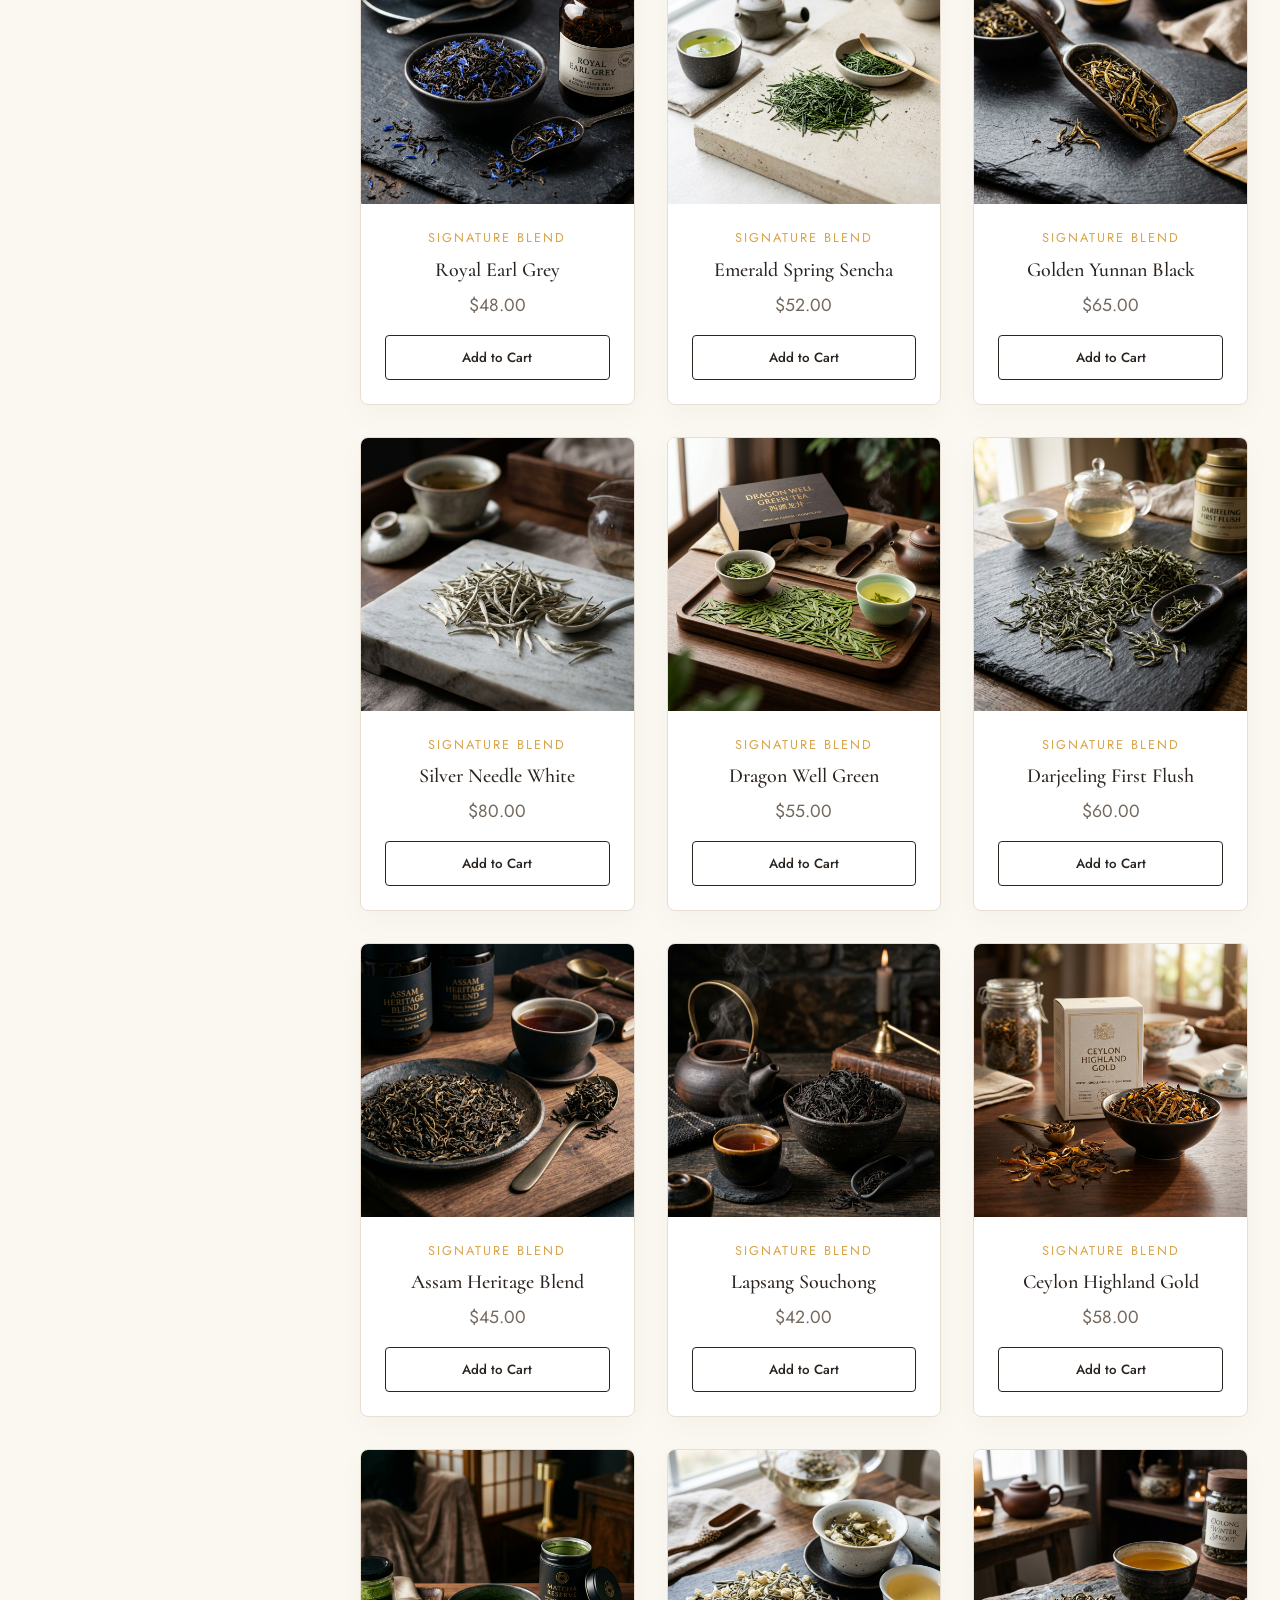
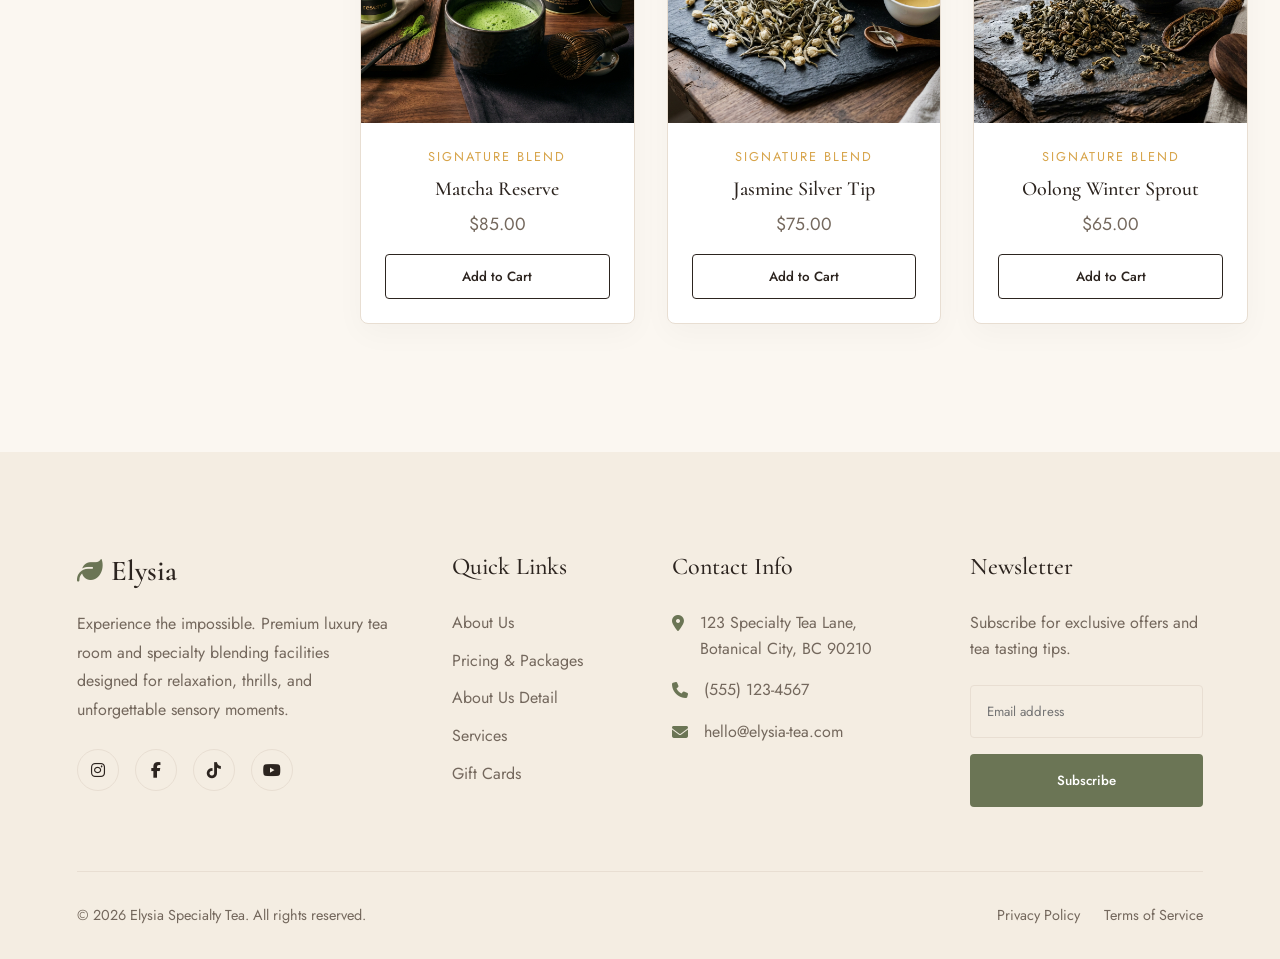
<file: shop.html>
<!DOCTYPE html>
<html lang="en">
<head>
    <meta charset="UTF-8">
    <meta name="viewport" content="width=device-width, initial-scale=1.0">
    <title>Shop | Specialty Tea Blending & Tea Room</title>
    <link rel="preconnect" href="https://fonts.googleapis.com">
    <link rel="preconnect" href="https://fonts.gstatic.com" crossorigin>
    <link href="https://fonts.googleapis.com/css2?family=Cormorant:wght@400;500;540;580&family=Jost:wght@400;450;500;520&display=swap" rel="stylesheet">
    <link rel="stylesheet" href="https://cdnjs.cloudflare.com/ajax/libs/font-awesome/6.4.0/css/all.min.css">
    <link rel="stylesheet" href="css/style.css?v=4">
    <link rel="stylesheet" href="css/dark-mode.css">
    <link rel="stylesheet" href="css/rtl.css">
    <link rel="icon" type="image/svg+xml" href="images/brand_logo.svg">
</head>
<body>
    
<nav class="navbar">
    <div class="nav-left">
        <a href="index.html" class="brand-logo"><i class="fa-solid fa-leaf"></i>Elysia</a>
    </div>
    
    <button id="mobile-menu-btn" class="mobile-menu-btn" title="Open Menu"><i class="fas fa-bars"></i></button>
    <div id="mobile-menu-overlay" class="mobile-menu-overlay"></div>
    
    <div class="nav-wrapper" id="nav-wrapper">
        <div class="nav-menu-header">
            <span class="brand-logo"><i class="fa-solid fa-leaf"></i>Elysia</span>
            <button id="mobile-menu-close" class="mobile-menu-close" title="Close Menu"><i class="fas fa-times"></i></button>
        </div>
        <div class="nav-center">
            <a href="index.html" class="nav-link">Home</a>
            <a href="home-2.html" class="nav-link">Home 2</a>
            <a href="about.html" class="nav-link">About</a>
            <a href="services.html" class="nav-link">Services</a>
            <a href="brewing-guides.html" class="nav-link">Brewing Guides</a>
            <a href="subscriptions.html" class="nav-link">Subscriptions</a>
            <a href="contact.html" class="nav-link">Contact</a>
        </div>
        <div class="nav-right">
            <div style="display: flex; gap: 1.5rem; align-items: center;">
                <button id="rtl-toggle" class="btn btn-secondary btn-icon" title="Toggle RTL"><i class="fas fa-right-left"></i></button>
                <button id="dark-mode-toggle" class="btn btn-secondary btn-icon" title="Toggle Theme"><i class="fas fa-moon"></i></button>
            </div>
            <div style="display: flex; gap: 1rem; align-items: center;">
                <a href="shop.html" class="btn btn-secondary">Shop</a>
                <a href="login.html" class="btn btn-primary">Login</a>
            </div>
        </div>
    </div>
</nav>

    <main class="">
        
        <style>
            .shop-container {
                max-width: 1400px;
                margin: 0 auto;
                padding: 4rem 2rem;
                display: grid;
                grid-template-columns: 280px 1fr;
                gap: 3rem;
            }
            .shop-filters {
                position: sticky;
                top: 100px;
                align-self: start;
                background: var(--card-bg);
                border: 1px solid var(--border);
                padding: 2rem;
                border-radius: 8px;
                height: max-content;
                box-shadow: 0 10px 30px rgba(0,0,0,0.05);
            }
            .filter-section {
                margin-bottom: 2rem;
            }
            .filter-title {
                font-size: 1.1rem;
                margin-bottom: 1rem;
                color: var(--text-primary);
                border-bottom: 1px solid var(--border);
                padding-bottom: 0.5rem;
            }
            .filter-label {
                display: flex;
                align-items: center;
                gap: 0.75rem;
                margin-bottom: 0.75rem;
                color: var(--text-secondary);
                cursor: pointer;
            }
            .shop-grid {
                display: grid;
                grid-template-columns: repeat(3, 1fr);
                gap: 2rem;
            }
            .mobile-filter-btn {
                display: none;
                align-items: center;
                justify-content: center;
                gap: 0.5rem;
                padding: 1rem 1.5rem;
                background: var(--card-bg);
                border: 1px solid var(--border);
                color: var(--text-primary);
                border-radius: 4px;
                font-family: var(--font-secondary);
                font-size: 1rem;
                cursor: pointer;
                margin-bottom: 2rem;
                width: 100%;
                box-shadow: 0 5px 15px rgba(0,0,0,0.05);
            }
            .filter-overlay {
                display: none;
                position: fixed;
                top: 0; left: 0; width: 100%; height: 100%;
                background: rgba(0,0,0,0.5);
                z-index: 9998;
                backdrop-filter: blur(5px);
            }
            .close-filter {
                display: none;
                background: var(--primary-bg);
                border: 1px solid var(--border);
                color: var(--text-primary);
                width: 36px; height: 36px;
                border-radius: 50%;
                font-size: 1.25rem;
                position: absolute;
                top: 1rem;
                right: 1rem;
                cursor: pointer;
                align-items: center; justify-content: center;
                box-shadow: 0 4px 10px rgba(0,0,0,0.1);
            }
            
            @media (max-width: 1024px) {
                .shop-container {
                    grid-template-columns: 1fr;
                    padding: 2rem 2rem;
                }
                .mobile-filter-btn {
                    display: flex;
                }
                .shop-filters {
                    position: fixed;
                    top: 50%;
                    left: 50%;
                    transform: translate(-50%, -50%) scale(0.9);
                    opacity: 0;
                    visibility: hidden;
                    width: 90%;
                    max-width: 400px;
                    height: auto;
                    max-height: 70vh;
                    box-sizing: border-box;
                    z-index: 9999;
                    border-radius: 12px;
                    overflow-y: auto;
                    transition: all 0.3s cubic-bezier(0.175, 0.885, 0.32, 1.275);
                    margin: 0;
                    padding: 2.5rem 2rem;
                }
                .shop-filters.active {
                    transform: translate(-50%, -50%) scale(1);
                    opacity: 1;
                    visibility: visible;
                }
                .close-filter {
                    display: flex;
                }
                .shop-grid {
                    grid-template-columns: repeat(2, 1fr);
                }
            }
            
            @media (max-width: 600px) {
                .shop-grid {
                    grid-template-columns: 1fr;
                }
            }
        </style>
        
        <section style="padding: 8rem 2rem 4rem; text-align: center; background-color: var(--secondary-bg);">
            <h1 class="anim-sensory">The Collection</h1>
            <p style="max-width: 600px; margin: 1rem auto 0; font-size: 1.125rem;">Discover our masterfully curated selection of rare and artisanal teas.</p>
        </section>
        
        <section style="background-color: var(--primary-bg);">
            <div class="shop-container">
                <!-- Mobile Filter Toggle -->
                <div style="grid-column: 1 / -1;">
                    <button class="mobile-filter-btn" id="open-filters">
                        <i class="fas fa-sliders-h"></i> Show Filters
                    </button>
                </div>
                
                <!-- Filter Overlay -->
                <div class="filter-overlay" id="filter-overlay"></div>
                
                <!-- Filters Sidebar -->
                <aside class="shop-filters" id="shop-filters">
                    <button class="close-filter" id="close-filters"><i class="fas fa-times"></i></button>
                    <h2 style="margin-bottom: 2rem; color: var(--text-primary); font-family: var(--font-primary);">Filters</h2>
                    
                    <div class="filter-section">
                        <h3 class="filter-title">Tea Type</h3>
                        <label class="filter-label"><input type="checkbox"> Black Tea</label>
                        <label class="filter-label"><input type="checkbox"> Green Tea</label>
                        <label class="filter-label"><input type="checkbox"> Oolong Tea</label>
                        <label class="filter-label"><input type="checkbox"> White Tea</label>
                        <label class="filter-label"><input type="checkbox"> Pu'erh</label>
                        <label class="filter-label"><input type="checkbox"> Herbal & Botanical</label>
                    </div>
                    
                    <div class="filter-section">
                        <h3 class="filter-title">Tasting Notes</h3>
                        <label class="filter-label"><input type="checkbox"> Floral & Fragrant</label>
                        <label class="filter-label"><input type="checkbox"> Earthy & Woody</label>
                        <label class="filter-label"><input type="checkbox"> Malty & Rich</label>
                        <label class="filter-label"><input type="checkbox"> Fruity & Sweet</label>
                        <label class="filter-label"><input type="checkbox"> Roasted & Nutty</label>
                    </div>
                    
                    <div class="filter-section">
                        <h3 class="filter-title">Price Range</h3>
                        <label class="filter-label"><input type="checkbox"> Under $50</label>
                        <label class="filter-label"><input type="checkbox"> $50 - $100</label>
                        <label class="filter-label"><input type="checkbox"> $100 - $200</label>
                        <label class="filter-label"><input type="checkbox"> Over $200</label>
                    </div>
                    
                    <button class="btn btn-primary" style="width: 100%; margin-top: 1rem;">Apply Filters</button>
                </aside>
                
                <!-- Products Grid -->
                <main>
                    <div class="shop-grid">

              <div class="card" style="display: flex; flex-direction: column; overflow: hidden; background: var(--card-bg); border: 1px solid var(--border); transition: transform 0.3s ease;">
                  <div style="position: relative; padding-top: 100%; overflow: hidden; background: #fff;">
                      <img src="images/tea_product_box_black.png" alt="Midnight Reserve Oolong" style="position: absolute; top: 0; left: 0; width: 100%; height: 100%; object-fit: cover; transition: transform 0.5s ease;" onmouseover="this.style.transform='scale(1.05)'" onmouseout="this.style.transform='scale(1)'">
                  </div>
                  <div style="padding: 1.5rem; text-align: center; flex: 1; display: flex; flex-direction: column;">
                      <span style="font-size: 0.8rem; text-transform: uppercase; letter-spacing: 2px; color: var(--saffron-infusion); margin-bottom: 0.5rem;">Signature Blend</span>
                      <h3 style="font-size: 1.25rem; margin-bottom: 0.5rem; color: var(--text-primary);">Midnight Reserve Oolong</h3>
                      <div style="margin-top: auto;">
                          <div style="font-size: 1.1rem; color: var(--text-secondary); margin-bottom: 1rem;">$45.00</div>
                          <button class="btn btn-secondary" style="width: 100%; padding: 0.75rem;">Add to Cart</button>
                      </div>
                  </div>
              </div>

              <div class="card" style="display: flex; flex-direction: column; overflow: hidden; background: var(--card-bg); border: 1px solid var(--border); transition: transform 0.3s ease;">
                  <div style="position: relative; padding-top: 100%; overflow: hidden; background: #fff;">
                      <img src="images/tea_product_tin_gold.png" alt="Imperial Golden Needle" style="position: absolute; top: 0; left: 0; width: 100%; height: 100%; object-fit: cover; transition: transform 0.5s ease;" onmouseover="this.style.transform='scale(1.05)'" onmouseout="this.style.transform='scale(1)'">
                  </div>
                  <div style="padding: 1.5rem; text-align: center; flex: 1; display: flex; flex-direction: column;">
                      <span style="font-size: 0.8rem; text-transform: uppercase; letter-spacing: 2px; color: var(--saffron-infusion); margin-bottom: 0.5rem;">Signature Blend</span>
                      <h3 style="font-size: 1.25rem; margin-bottom: 0.5rem; color: var(--text-primary);">Imperial Golden Needle</h3>
                      <div style="margin-top: auto;">
                          <div style="font-size: 1.1rem; color: var(--text-secondary); margin-bottom: 1rem;">$50.00</div>
                          <button class="btn btn-secondary" style="width: 100%; padding: 0.75rem;">Add to Cart</button>
                      </div>
                  </div>
              </div>

              <div class="card" style="display: flex; flex-direction: column; overflow: hidden; background: var(--card-bg); border: 1px solid var(--border); transition: transform 0.3s ease;">
                  <div style="position: relative; padding-top: 100%; overflow: hidden; background: #fff;">
                      <img src="images/tea_product_pouch.png" alt="Cloud Peak White Tea" style="position: absolute; top: 0; left: 0; width: 100%; height: 100%; object-fit: cover; transition: transform 0.5s ease;" onmouseover="this.style.transform='scale(1.05)'" onmouseout="this.style.transform='scale(1)'">
                  </div>
                  <div style="padding: 1.5rem; text-align: center; flex: 1; display: flex; flex-direction: column;">
                      <span style="font-size: 0.8rem; text-transform: uppercase; letter-spacing: 2px; color: var(--saffron-infusion); margin-bottom: 0.5rem;">Signature Blend</span>
                      <h3 style="font-size: 1.25rem; margin-bottom: 0.5rem; color: var(--text-primary);">Cloud Peak White Tea</h3>
                      <div style="margin-top: auto;">
                          <div style="font-size: 1.1rem; color: var(--text-secondary); margin-bottom: 1rem;">$55.00</div>
                          <button class="btn btn-secondary" style="width: 100%; padding: 0.75rem;">Add to Cart</button>
                      </div>
                  </div>
              </div>

              <div class="card" style="display: flex; flex-direction: column; overflow: hidden; background: var(--card-bg); border: 1px solid var(--border); transition: transform 0.3s ease;">
                  <div style="position: relative; padding-top: 100%; overflow: hidden; background: #fff;">
                      <img src="images/tea_product_matcha.png" alt="Ceremonial Grade Matcha" style="position: absolute; top: 0; left: 0; width: 100%; height: 100%; object-fit: cover; transition: transform 0.5s ease;" onmouseover="this.style.transform='scale(1.05)'" onmouseout="this.style.transform='scale(1)'">
                  </div>
                  <div style="padding: 1.5rem; text-align: center; flex: 1; display: flex; flex-direction: column;">
                      <span style="font-size: 0.8rem; text-transform: uppercase; letter-spacing: 2px; color: var(--saffron-infusion); margin-bottom: 0.5rem;">Signature Blend</span>
                      <h3 style="font-size: 1.25rem; margin-bottom: 0.5rem; color: var(--text-primary);">Ceremonial Grade Matcha</h3>
                      <div style="margin-top: auto;">
                          <div style="font-size: 1.1rem; color: var(--text-secondary); margin-bottom: 1rem;">$60.00</div>
                          <button class="btn btn-secondary" style="width: 100%; padding: 0.75rem;">Add to Cart</button>
                      </div>
                  </div>
              </div>

              <div class="card" style="display: flex; flex-direction: column; overflow: hidden; background: var(--card-bg); border: 1px solid var(--border); transition: transform 0.3s ease;">
                  <div style="position: relative; padding-top: 100%; overflow: hidden; background: #fff;">
                      <img src="images/shop_tea_pouch_2.png" alt="Wild Jasmine Pearl" style="position: absolute; top: 0; left: 0; width: 100%; height: 100%; object-fit: cover; transition: transform 0.5s ease;" onmouseover="this.style.transform='scale(1.05)'" onmouseout="this.style.transform='scale(1)'">
                  </div>
                  <div style="padding: 1.5rem; text-align: center; flex: 1; display: flex; flex-direction: column;">
                      <span style="font-size: 0.8rem; text-transform: uppercase; letter-spacing: 2px; color: var(--saffron-infusion); margin-bottom: 0.5rem;">Signature Blend</span>
                      <h3 style="font-size: 1.25rem; margin-bottom: 0.5rem; color: var(--text-primary);">Wild Jasmine Pearl</h3>
                      <div style="margin-top: auto;">
                          <div style="font-size: 1.1rem; color: var(--text-secondary); margin-bottom: 1rem;">$65.00</div>
                          <button class="btn btn-secondary" style="width: 100%; padding: 0.75rem;">Add to Cart</button>
                      </div>
                  </div>
              </div>

              <div class="card" style="display: flex; flex-direction: column; overflow: hidden; background: var(--card-bg); border: 1px solid var(--border); transition: transform 0.3s ease;">
                  <div style="position: relative; padding-top: 100%; overflow: hidden; background: #fff;">
                      <img src="images/tea_puerh.png" alt="Aged Pu'erh Vintage" style="position: absolute; top: 0; left: 0; width: 100%; height: 100%; object-fit: cover; transition: transform 0.5s ease;" onmouseover="this.style.transform='scale(1.05)'" onmouseout="this.style.transform='scale(1)'">
                  </div>
                  <div style="padding: 1.5rem; text-align: center; flex: 1; display: flex; flex-direction: column;">
                      <span style="font-size: 0.8rem; text-transform: uppercase; letter-spacing: 2px; color: var(--saffron-infusion); margin-bottom: 0.5rem;">Signature Blend</span>
                      <h3 style="font-size: 1.25rem; margin-bottom: 0.5rem; color: var(--text-primary);">Aged Pu'erh Vintage</h3>
                      <div style="margin-top: auto;">
                          <div style="font-size: 1.1rem; color: var(--text-secondary); margin-bottom: 1rem;">$70.00</div>
                          <button class="btn btn-secondary" style="width: 100%; padding: 0.75rem;">Add to Cart</button>
                      </div>
                  </div>
              </div>

              <div class="card" style="display: flex; flex-direction: column; overflow: hidden; background: var(--card-bg); border: 1px solid var(--border); transition: transform 0.3s ease;">
                  <div style="position: relative; padding-top: 100%; overflow: hidden; background: #fff;">
                      <img src="images/tea_earl_grey.png" alt="Royal Earl Grey" style="position: absolute; top: 0; left: 0; width: 100%; height: 100%; object-fit: cover; transition: transform 0.5s ease;" onmouseover="this.style.transform='scale(1.05)'" onmouseout="this.style.transform='scale(1)'">
                  </div>
                  <div style="padding: 1.5rem; text-align: center; flex: 1; display: flex; flex-direction: column;">
                      <span style="font-size: 0.8rem; text-transform: uppercase; letter-spacing: 2px; color: var(--saffron-infusion); margin-bottom: 0.5rem;">Signature Blend</span>
                      <h3 style="font-size: 1.25rem; margin-bottom: 0.5rem; color: var(--text-primary);">Royal Earl Grey</h3>
                      <div style="margin-top: auto;">
                          <div style="font-size: 1.1rem; color: var(--text-secondary); margin-bottom: 1rem;">$48.00</div>
                          <button class="btn btn-secondary" style="width: 100%; padding: 0.75rem;">Add to Cart</button>
                      </div>
                  </div>
              </div>

              <div class="card" style="display: flex; flex-direction: column; overflow: hidden; background: var(--card-bg); border: 1px solid var(--border); transition: transform 0.3s ease;">
                  <div style="position: relative; padding-top: 100%; overflow: hidden; background: #fff;">
                      <img src="images/tea_sencha.png" alt="Emerald Spring Sencha" style="position: absolute; top: 0; left: 0; width: 100%; height: 100%; object-fit: cover; transition: transform 0.5s ease;" onmouseover="this.style.transform='scale(1.05)'" onmouseout="this.style.transform='scale(1)'">
                  </div>
                  <div style="padding: 1.5rem; text-align: center; flex: 1; display: flex; flex-direction: column;">
                      <span style="font-size: 0.8rem; text-transform: uppercase; letter-spacing: 2px; color: var(--saffron-infusion); margin-bottom: 0.5rem;">Signature Blend</span>
                      <h3 style="font-size: 1.25rem; margin-bottom: 0.5rem; color: var(--text-primary);">Emerald Spring Sencha</h3>
                      <div style="margin-top: auto;">
                          <div style="font-size: 1.1rem; color: var(--text-secondary); margin-bottom: 1rem;">$52.00</div>
                          <button class="btn btn-secondary" style="width: 100%; padding: 0.75rem;">Add to Cart</button>
                      </div>
                  </div>
              </div>

              <div class="card" style="display: flex; flex-direction: column; overflow: hidden; background: var(--card-bg); border: 1px solid var(--border); transition: transform 0.3s ease;">
                  <div style="position: relative; padding-top: 100%; overflow: hidden; background: #fff;">
                      <img src="images/tea_yunnan.png" alt="Golden Yunnan Black" style="position: absolute; top: 0; left: 0; width: 100%; height: 100%; object-fit: cover; transition: transform 0.5s ease;" onmouseover="this.style.transform='scale(1.05)'" onmouseout="this.style.transform='scale(1)'">
                  </div>
                  <div style="padding: 1.5rem; text-align: center; flex: 1; display: flex; flex-direction: column;">
                      <span style="font-size: 0.8rem; text-transform: uppercase; letter-spacing: 2px; color: var(--saffron-infusion); margin-bottom: 0.5rem;">Signature Blend</span>
                      <h3 style="font-size: 1.25rem; margin-bottom: 0.5rem; color: var(--text-primary);">Golden Yunnan Black</h3>
                      <div style="margin-top: auto;">
                          <div style="font-size: 1.1rem; color: var(--text-secondary); margin-bottom: 1rem;">$65.00</div>
                          <button class="btn btn-secondary" style="width: 100%; padding: 0.75rem;">Add to Cart</button>
                      </div>
                  </div>
              </div>

              <div class="card" style="display: flex; flex-direction: column; overflow: hidden; background: var(--card-bg); border: 1px solid var(--border); transition: transform 0.3s ease;">
                  <div style="position: relative; padding-top: 100%; overflow: hidden; background: #fff;">
                      <img src="images/tea_silver_needle.png" alt="Silver Needle White" style="position: absolute; top: 0; left: 0; width: 100%; height: 100%; object-fit: cover; transition: transform 0.5s ease;" onmouseover="this.style.transform='scale(1.05)'" onmouseout="this.style.transform='scale(1)'">
                  </div>
                  <div style="padding: 1.5rem; text-align: center; flex: 1; display: flex; flex-direction: column;">
                      <span style="font-size: 0.8rem; text-transform: uppercase; letter-spacing: 2px; color: var(--saffron-infusion); margin-bottom: 0.5rem;">Signature Blend</span>
                      <h3 style="font-size: 1.25rem; margin-bottom: 0.5rem; color: var(--text-primary);">Silver Needle White</h3>
                      <div style="margin-top: auto;">
                          <div style="font-size: 1.1rem; color: var(--text-secondary); margin-bottom: 1rem;">$80.00</div>
                          <button class="btn btn-secondary" style="width: 100%; padding: 0.75rem;">Add to Cart</button>
                      </div>
                  </div>
              </div>

              <div class="card" style="display: flex; flex-direction: column; overflow: hidden; background: var(--card-bg); border: 1px solid var(--border); transition: transform 0.3s ease;">
                  <div style="position: relative; padding-top: 100%; overflow: hidden; background: #fff;">
                      <img src="images/tea_dragon_well.png" alt="Dragon Well Green" style="position: absolute; top: 0; left: 0; width: 100%; height: 100%; object-fit: cover; transition: transform 0.5s ease;" onmouseover="this.style.transform='scale(1.05)'" onmouseout="this.style.transform='scale(1)'">
                  </div>
                  <div style="padding: 1.5rem; text-align: center; flex: 1; display: flex; flex-direction: column;">
                      <span style="font-size: 0.8rem; text-transform: uppercase; letter-spacing: 2px; color: var(--saffron-infusion); margin-bottom: 0.5rem;">Signature Blend</span>
                      <h3 style="font-size: 1.25rem; margin-bottom: 0.5rem; color: var(--text-primary);">Dragon Well Green</h3>
                      <div style="margin-top: auto;">
                          <div style="font-size: 1.1rem; color: var(--text-secondary); margin-bottom: 1rem;">$55.00</div>
                          <button class="btn btn-secondary" style="width: 100%; padding: 0.75rem;">Add to Cart</button>
                      </div>
                  </div>
              </div>

              <div class="card" style="display: flex; flex-direction: column; overflow: hidden; background: var(--card-bg); border: 1px solid var(--border); transition: transform 0.3s ease;">
                  <div style="position: relative; padding-top: 100%; overflow: hidden; background: #fff;">
                      <img src="images/tea_darjeeling.png" alt="Darjeeling First Flush" style="position: absolute; top: 0; left: 0; width: 100%; height: 100%; object-fit: cover; transition: transform 0.5s ease;" onmouseover="this.style.transform='scale(1.05)'" onmouseout="this.style.transform='scale(1)'">
                  </div>
                  <div style="padding: 1.5rem; text-align: center; flex: 1; display: flex; flex-direction: column;">
                      <span style="font-size: 0.8rem; text-transform: uppercase; letter-spacing: 2px; color: var(--saffron-infusion); margin-bottom: 0.5rem;">Signature Blend</span>
                      <h3 style="font-size: 1.25rem; margin-bottom: 0.5rem; color: var(--text-primary);">Darjeeling First Flush</h3>
                      <div style="margin-top: auto;">
                          <div style="font-size: 1.1rem; color: var(--text-secondary); margin-bottom: 1rem;">$60.00</div>
                          <button class="btn btn-secondary" style="width: 100%; padding: 0.75rem;">Add to Cart</button>
                      </div>
                  </div>
              </div>

              <div class="card" style="display: flex; flex-direction: column; overflow: hidden; background: var(--card-bg); border: 1px solid var(--border); transition: transform 0.3s ease;">
                  <div style="position: relative; padding-top: 100%; overflow: hidden; background: #fff;">
                      <img src="images/tea_assam.png" alt="Assam Heritage Blend" style="position: absolute; top: 0; left: 0; width: 100%; height: 100%; object-fit: cover; transition: transform 0.5s ease;" onmouseover="this.style.transform='scale(1.05)'" onmouseout="this.style.transform='scale(1)'">
                  </div>
                  <div style="padding: 1.5rem; text-align: center; flex: 1; display: flex; flex-direction: column;">
                      <span style="font-size: 0.8rem; text-transform: uppercase; letter-spacing: 2px; color: var(--saffron-infusion); margin-bottom: 0.5rem;">Signature Blend</span>
                      <h3 style="font-size: 1.25rem; margin-bottom: 0.5rem; color: var(--text-primary);">Assam Heritage Blend</h3>
                      <div style="margin-top: auto;">
                          <div style="font-size: 1.1rem; color: var(--text-secondary); margin-bottom: 1rem;">$45.00</div>
                          <button class="btn btn-secondary" style="width: 100%; padding: 0.75rem;">Add to Cart</button>
                      </div>
                  </div>
              </div>

              <div class="card" style="display: flex; flex-direction: column; overflow: hidden; background: var(--card-bg); border: 1px solid var(--border); transition: transform 0.3s ease;">
                  <div style="position: relative; padding-top: 100%; overflow: hidden; background: #fff;">
                      <img src="images/tea_lapsang.png" alt="Lapsang Souchong" style="position: absolute; top: 0; left: 0; width: 100%; height: 100%; object-fit: cover; transition: transform 0.5s ease;" onmouseover="this.style.transform='scale(1.05)'" onmouseout="this.style.transform='scale(1)'">
                  </div>
                  <div style="padding: 1.5rem; text-align: center; flex: 1; display: flex; flex-direction: column;">
                      <span style="font-size: 0.8rem; text-transform: uppercase; letter-spacing: 2px; color: var(--saffron-infusion); margin-bottom: 0.5rem;">Signature Blend</span>
                      <h3 style="font-size: 1.25rem; margin-bottom: 0.5rem; color: var(--text-primary);">Lapsang Souchong</h3>
                      <div style="margin-top: auto;">
                          <div style="font-size: 1.1rem; color: var(--text-secondary); margin-bottom: 1rem;">$42.00</div>
                          <button class="btn btn-secondary" style="width: 100%; padding: 0.75rem;">Add to Cart</button>
                      </div>
                  </div>
              </div>

              <div class="card" style="display: flex; flex-direction: column; overflow: hidden; background: var(--card-bg); border: 1px solid var(--border); transition: transform 0.3s ease;">
                  <div style="position: relative; padding-top: 100%; overflow: hidden; background: #fff;">
                      <img src="images/tea_ceylon.png" alt="Ceylon Highland Gold" style="position: absolute; top: 0; left: 0; width: 100%; height: 100%; object-fit: cover; transition: transform 0.5s ease;" onmouseover="this.style.transform='scale(1.05)'" onmouseout="this.style.transform='scale(1)'">
                  </div>
                  <div style="padding: 1.5rem; text-align: center; flex: 1; display: flex; flex-direction: column;">
                      <span style="font-size: 0.8rem; text-transform: uppercase; letter-spacing: 2px; color: var(--saffron-infusion); margin-bottom: 0.5rem;">Signature Blend</span>
                      <h3 style="font-size: 1.25rem; margin-bottom: 0.5rem; color: var(--text-primary);">Ceylon Highland Gold</h3>
                      <div style="margin-top: auto;">
                          <div style="font-size: 1.1rem; color: var(--text-secondary); margin-bottom: 1rem;">$58.00</div>
                          <button class="btn btn-secondary" style="width: 100%; padding: 0.75rem;">Add to Cart</button>
                      </div>
                  </div>
              </div>

              <div class="card" style="display: flex; flex-direction: column; overflow: hidden; background: var(--card-bg); border: 1px solid var(--border); transition: transform 0.3s ease;">
                  <div style="position: relative; padding-top: 100%; overflow: hidden; background: #fff;">
                      <img src="images/tea_matcha_res.png" alt="Matcha Reserve" style="position: absolute; top: 0; left: 0; width: 100%; height: 100%; object-fit: cover; transition: transform 0.5s ease;" onmouseover="this.style.transform='scale(1.05)'" onmouseout="this.style.transform='scale(1)'">
                  </div>
                  <div style="padding: 1.5rem; text-align: center; flex: 1; display: flex; flex-direction: column;">
                      <span style="font-size: 0.8rem; text-transform: uppercase; letter-spacing: 2px; color: var(--saffron-infusion); margin-bottom: 0.5rem;">Signature Blend</span>
                      <h3 style="font-size: 1.25rem; margin-bottom: 0.5rem; color: var(--text-primary);">Matcha Reserve</h3>
                      <div style="margin-top: auto;">
                          <div style="font-size: 1.1rem; color: var(--text-secondary); margin-bottom: 1rem;">$85.00</div>
                          <button class="btn btn-secondary" style="width: 100%; padding: 0.75rem;">Add to Cart</button>
                      </div>
                  </div>
              </div>

              <div class="card" style="display: flex; flex-direction: column; overflow: hidden; background: var(--card-bg); border: 1px solid var(--border); transition: transform 0.3s ease;">
                  <div style="position: relative; padding-top: 100%; overflow: hidden; background: #fff;">
                      <img src="images/tea_jasmine.png" alt="Jasmine Silver Tip" style="position: absolute; top: 0; left: 0; width: 100%; height: 100%; object-fit: cover; transition: transform 0.5s ease;" onmouseover="this.style.transform='scale(1.05)'" onmouseout="this.style.transform='scale(1)'">
                  </div>
                  <div style="padding: 1.5rem; text-align: center; flex: 1; display: flex; flex-direction: column;">
                      <span style="font-size: 0.8rem; text-transform: uppercase; letter-spacing: 2px; color: var(--saffron-infusion); margin-bottom: 0.5rem;">Signature Blend</span>
                      <h3 style="font-size: 1.25rem; margin-bottom: 0.5rem; color: var(--text-primary);">Jasmine Silver Tip</h3>
                      <div style="margin-top: auto;">
                          <div style="font-size: 1.1rem; color: var(--text-secondary); margin-bottom: 1rem;">$75.00</div>
                          <button class="btn btn-secondary" style="width: 100%; padding: 0.75rem;">Add to Cart</button>
                      </div>
                  </div>
              </div>

              <div class="card" style="display: flex; flex-direction: column; overflow: hidden; background: var(--card-bg); border: 1px solid var(--border); transition: transform 0.3s ease;">
                  <div style="position: relative; padding-top: 100%; overflow: hidden; background: #fff;">
                      <img src="images/tea_oolong_sprout.png" alt="Oolong Winter Sprout" style="position: absolute; top: 0; left: 0; width: 100%; height: 100%; object-fit: cover; transition: transform 0.5s ease;" onmouseover="this.style.transform='scale(1.05)'" onmouseout="this.style.transform='scale(1)'">
                  </div>
                  <div style="padding: 1.5rem; text-align: center; flex: 1; display: flex; flex-direction: column;">
                      <span style="font-size: 0.8rem; text-transform: uppercase; letter-spacing: 2px; color: var(--saffron-infusion); margin-bottom: 0.5rem;">Signature Blend</span>
                      <h3 style="font-size: 1.25rem; margin-bottom: 0.5rem; color: var(--text-primary);">Oolong Winter Sprout</h3>
                      <div style="margin-top: auto;">
                          <div style="font-size: 1.1rem; color: var(--text-secondary); margin-bottom: 1rem;">$65.00</div>
                          <button class="btn btn-secondary" style="width: 100%; padding: 0.75rem;">Add to Cart</button>
                      </div>
                  </div>
              </div>

                      </div>
                  </main>
            </div>
        </section>
        
        <script>
            document.addEventListener('DOMContentLoaded', () => {
                const openFilters = document.getElementById('open-filters');
                const closeFilters = document.getElementById('close-filters');
                const shopFilters = document.getElementById('shop-filters');
                const filterOverlay = document.getElementById('filter-overlay');
                
                if (openFilters && shopFilters && filterOverlay) {
                    openFilters.addEventListener('click', () => {
                        shopFilters.classList.add('active');
                        filterOverlay.style.display = 'block';
                        document.body.style.overflow = 'hidden';
                    });
                    
                    const closeFilterMenu = () => {
                        shopFilters.classList.remove('active');
                        filterOverlay.style.display = 'none';
                        document.body.style.overflow = '';
                    };
                    
                    closeFilters.addEventListener('click', closeFilterMenu);
                    filterOverlay.addEventListener('click', closeFilterMenu);
                }
            });
        </script>
        
    </main>
    
<footer class="footer">
    <div class="footer-container">
        <div class="footer-grid">
            <div>
                <div style="margin-bottom: 1rem;"><a href="index.html" class="brand-logo"><i class="fa-solid fa-leaf"></i>Elysia</a></div>
                <p class="footer-desc">Experience the impossible. Premium luxury tea room and specialty blending facilities designed for relaxation, thrills, and unforgettable sensory moments.</p>
                <div class="footer-socials">
                    <a href="#"><i class="fab fa-instagram"></i></a>
                    <a href="#"><i class="fab fa-facebook-f"></i></a>
                    <a href="#"><i class="fab fa-tiktok"></i></a>
                    <a href="#"><i class="fab fa-youtube"></i></a>
                </div>
            </div>
            <div>
                <h4 class="footer-heading">Quick Links</h4>
                <ul class="footer-links">
                    <li><a href="about.html">About Us</a></li>
                    <li><a href="pricing.html">Pricing & Packages</a></li>
                    <li><a href="about.html">About Us Detail</a></li>
                    <li><a href="services.html">Services</a></li>
                    <li><a href="shop.html">Gift Cards</a></li>
                </ul>
            </div>
            <div>
                <h4 class="footer-heading">Contact Info</h4>
                <ul class="footer-contact">
                    <li><i class="fas fa-map-marker-alt"></i> 123 Specialty Tea Lane, Botanical City, BC 90210</li>
                    <li><i class="fas fa-phone"></i> (555) 123-4567</li>
                    <li><i class="fas fa-envelope"></i> hello@elysia-tea.com</li>
                </ul>
            </div>
            <div class="footer-newsletter">
                <h4 class="footer-heading">Newsletter</h4>
                <p>Subscribe for exclusive offers and tea tasting tips.</p>
                <form class="newsletter-form">
                    <input type="email" class="newsletter-input" placeholder="Email address">
                    <button type="button" class="btn btn-primary" style="width: 100%;">Subscribe</button>
                </form>
            </div>
        </div>
        <div class="footer-bottom">
            <div>&copy; 2026 Elysia Specialty Tea. All rights reserved.</div>
            <div class="footer-bottom-links">
                <a href="#">Privacy Policy</a>
                <a href="#">Terms of Service</a>
            </div>
        </div>
    </div>
</footer>
<button id="back-to-top" class="back-to-top" aria-label="Back to top">
    <i class="fas fa-arrow-up"></i>
</button>

    <script src="js/main.js"></script>
</body>
</html>
</file>
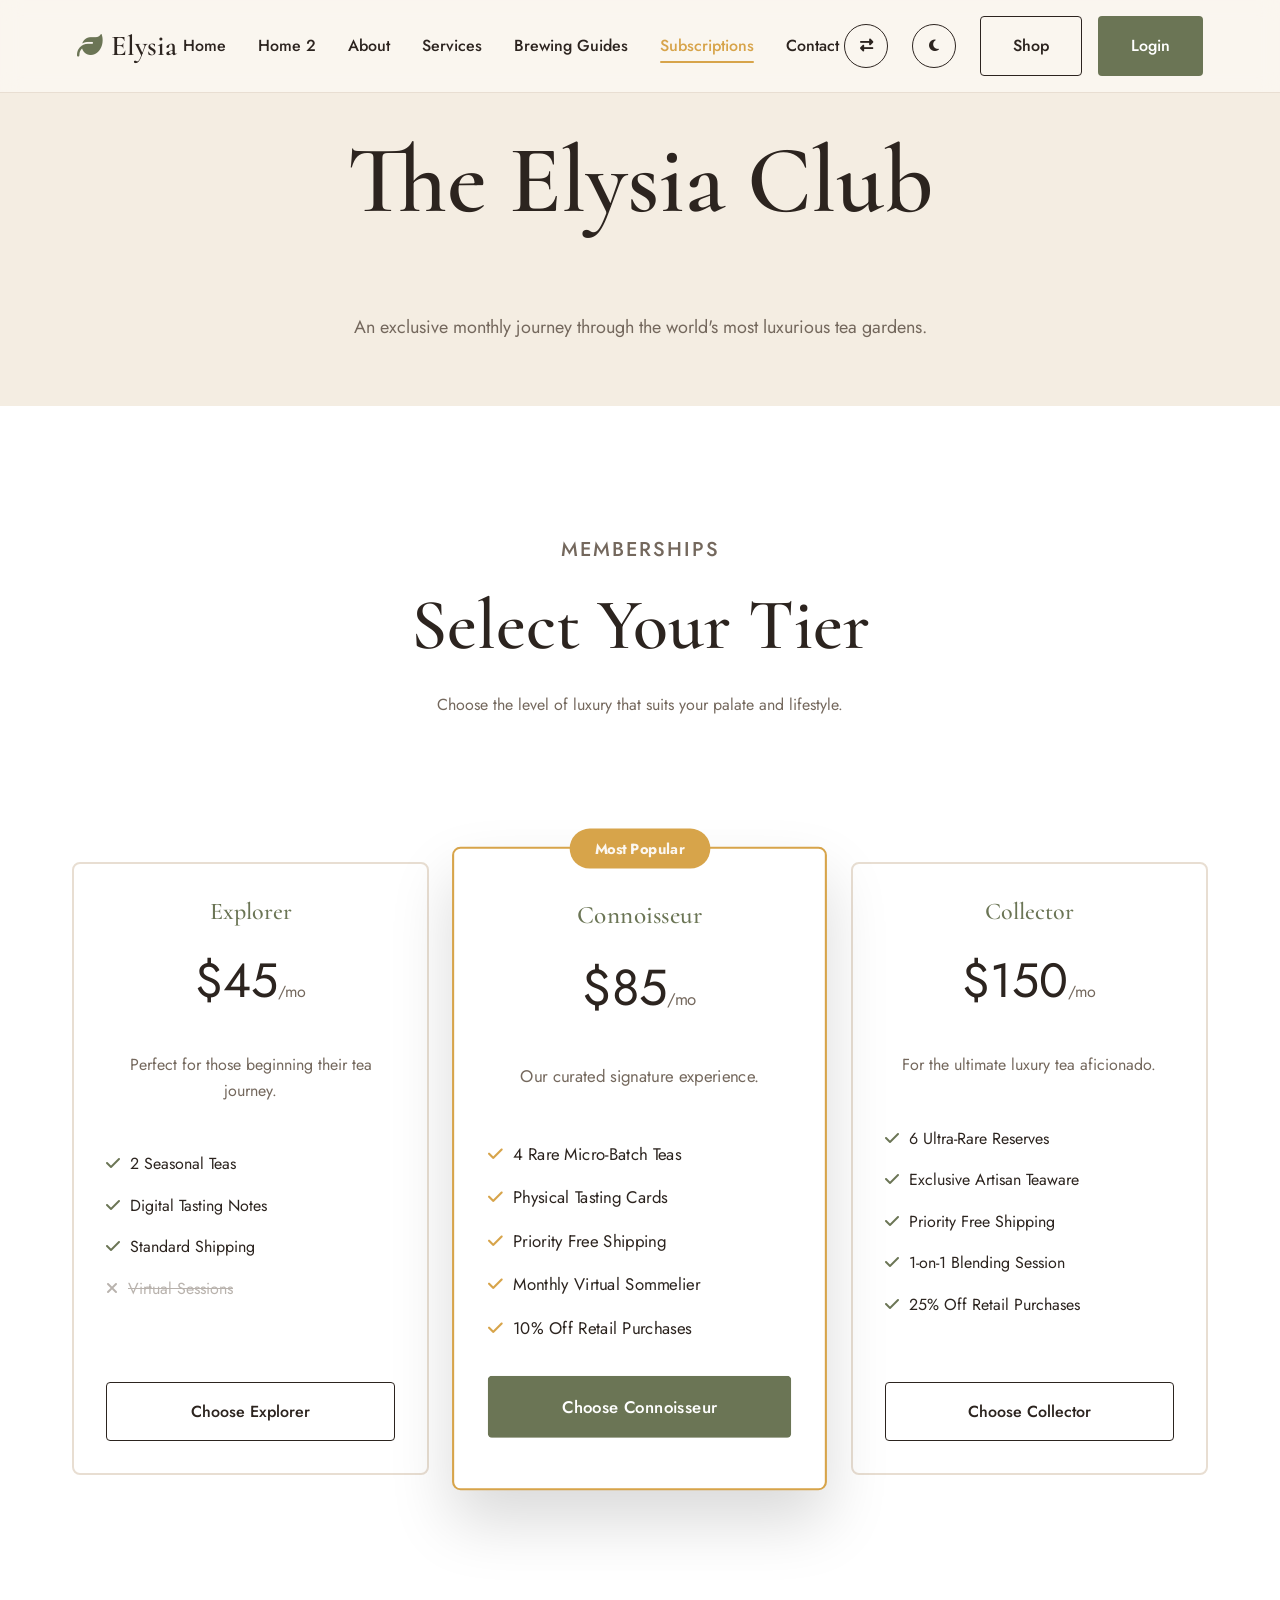
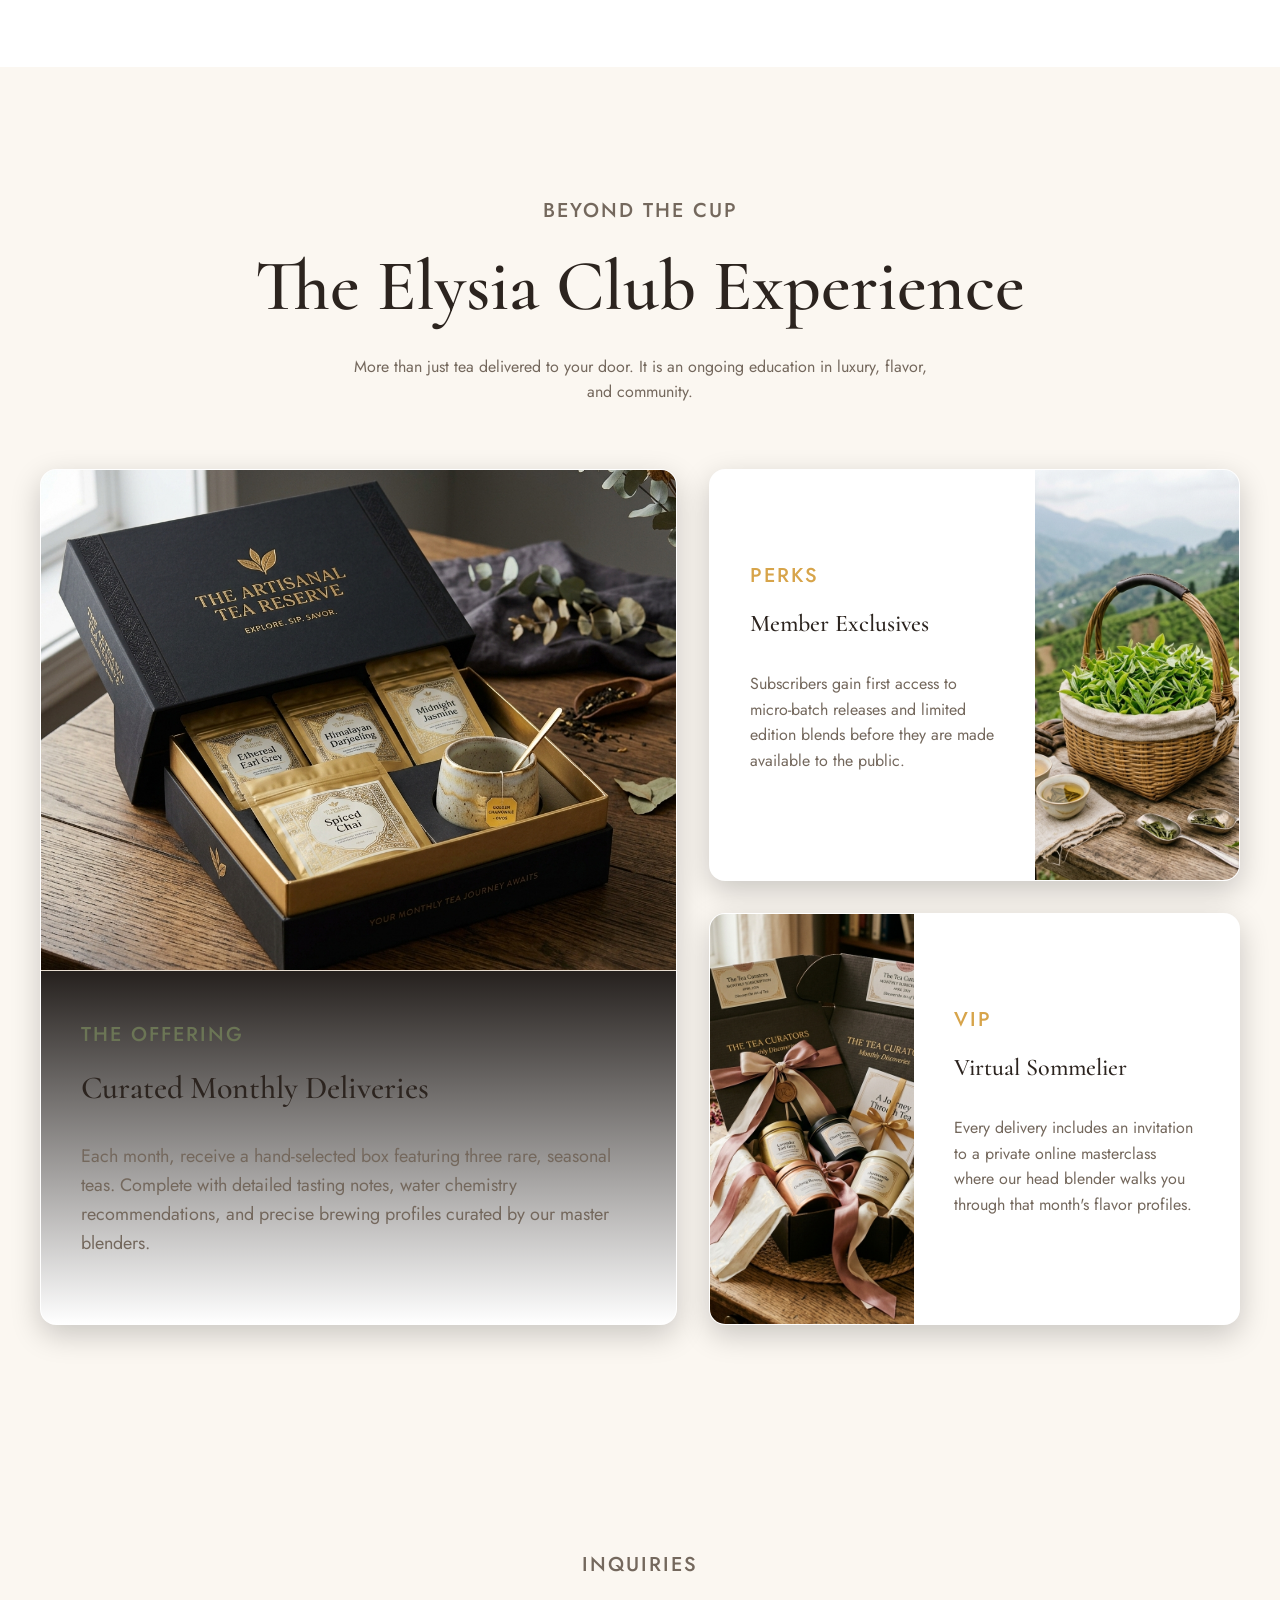
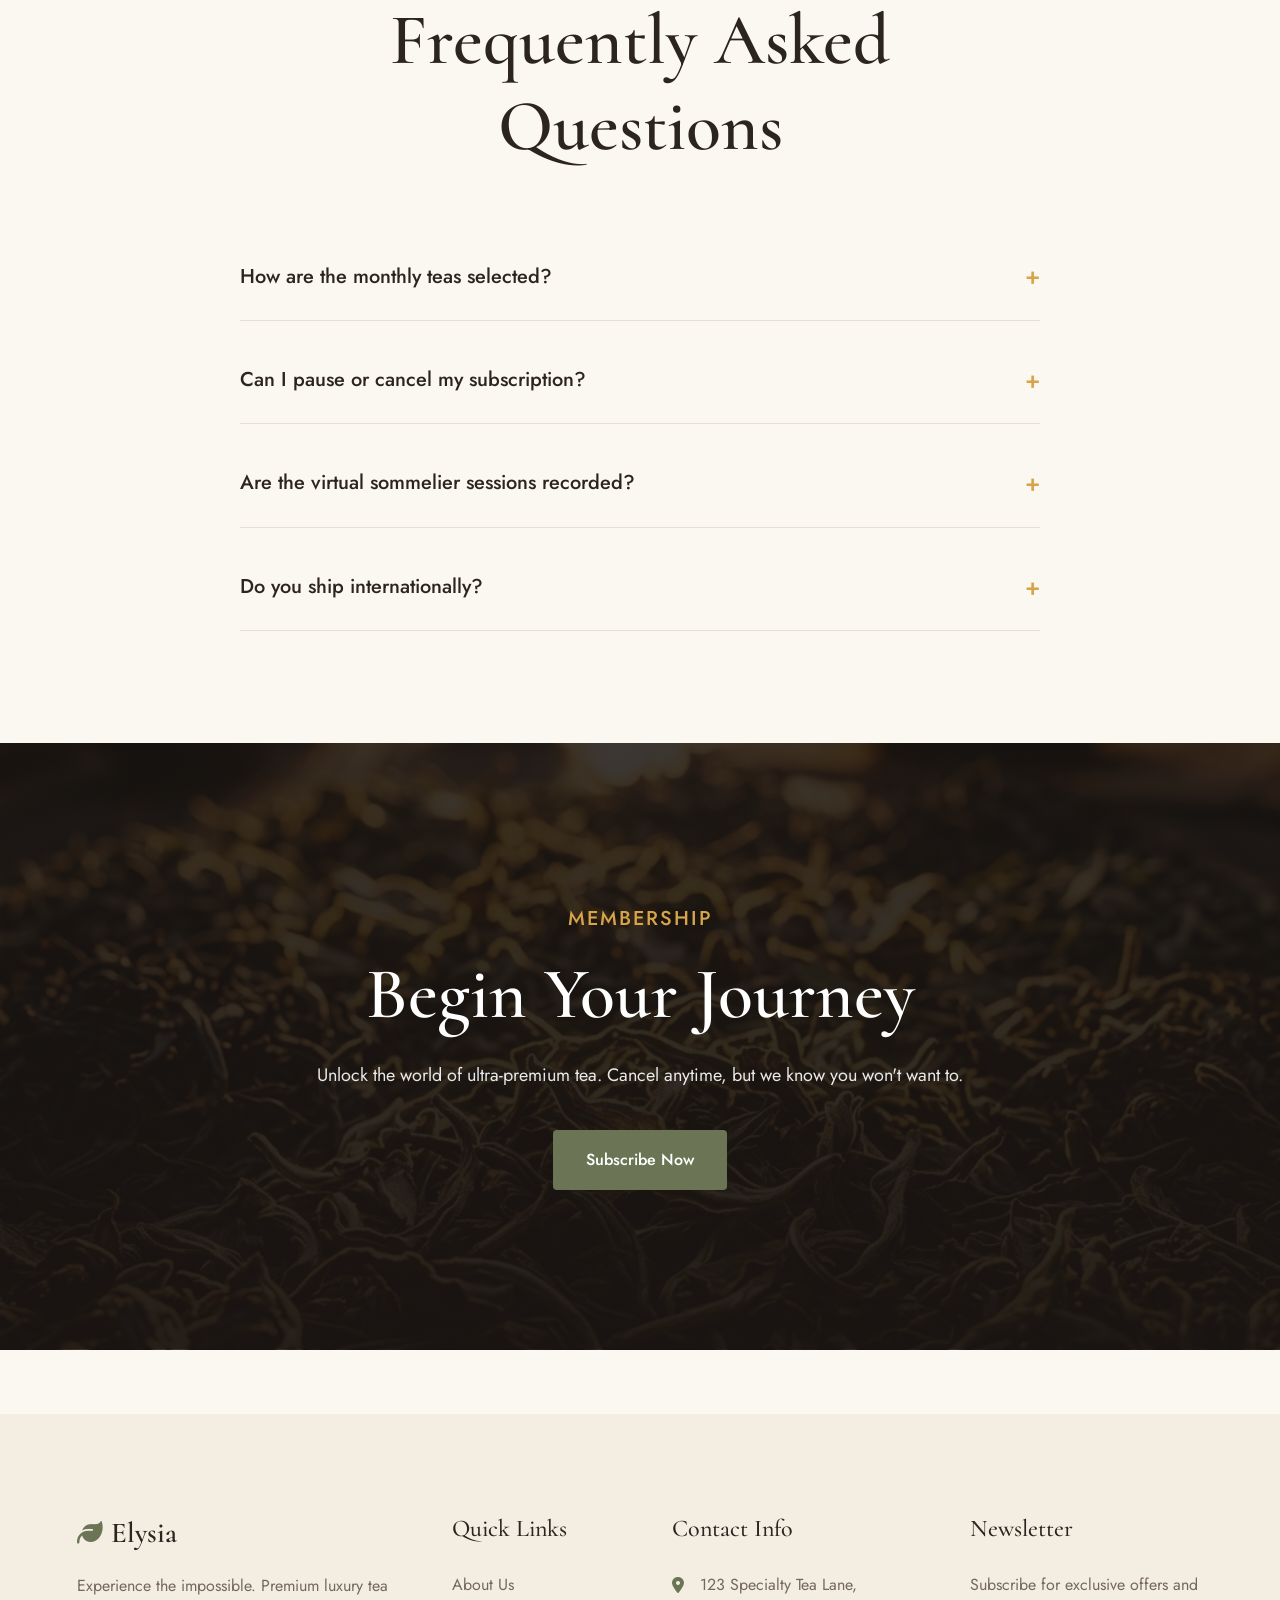
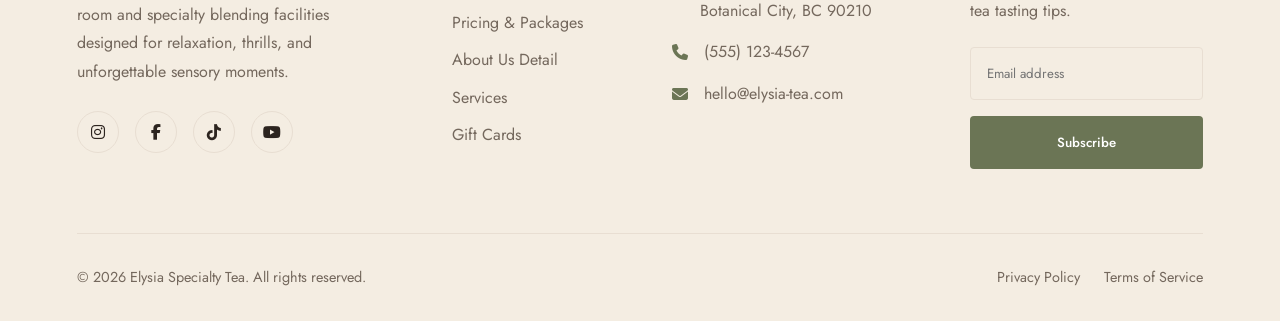
<file: subscriptions.html>
<!DOCTYPE html>
<html lang="en">
<head>
    <meta charset="UTF-8">
    <meta name="viewport" content="width=device-width, initial-scale=1.0">
    <title>Subscriptions | Specialty Tea Blending & Tea Room</title>
    <link rel="preconnect" href="https://fonts.googleapis.com">
    <link rel="preconnect" href="https://fonts.gstatic.com" crossorigin>
    <link href="https://fonts.googleapis.com/css2?family=Cormorant:wght@400;500;540;580&family=Jost:wght@400;450;500;520&display=swap" rel="stylesheet">
    <link rel="stylesheet" href="https://cdnjs.cloudflare.com/ajax/libs/font-awesome/6.4.0/css/all.min.css">
    <link rel="stylesheet" href="css/style.css?v=4">
    <link rel="stylesheet" href="css/dark-mode.css">
    <link rel="stylesheet" href="css/rtl.css">
    <link rel="icon" type="image/svg+xml" href="images/brand_logo.svg">
</head>
<body>
    
<nav class="navbar">
    <div class="nav-left">
        <a href="index.html" class="brand-logo"><i class="fa-solid fa-leaf"></i>Elysia</a>
    </div>
    
    <button id="mobile-menu-btn" class="mobile-menu-btn" title="Open Menu"><i class="fas fa-bars"></i></button>
    <div id="mobile-menu-overlay" class="mobile-menu-overlay"></div>
    
    <div class="nav-wrapper" id="nav-wrapper">
        <div class="nav-menu-header">
            <span class="brand-logo"><i class="fa-solid fa-leaf"></i>Elysia</span>
            <button id="mobile-menu-close" class="mobile-menu-close" title="Close Menu"><i class="fas fa-times"></i></button>
        </div>
        <div class="nav-center">
            <a href="index.html" class="nav-link">Home</a>
            <a href="home-2.html" class="nav-link">Home 2</a>
            <a href="about.html" class="nav-link">About</a>
            <a href="services.html" class="nav-link">Services</a>
            <a href="brewing-guides.html" class="nav-link">Brewing Guides</a>
            <a href="subscriptions.html" class="nav-link">Subscriptions</a>
            <a href="contact.html" class="nav-link">Contact</a>
        </div>
        <div class="nav-right">
            <div style="display: flex; gap: 1.5rem; align-items: center;">
                <button id="rtl-toggle" class="btn btn-secondary btn-icon" title="Toggle RTL"><i class="fas fa-right-left"></i></button>
                <button id="dark-mode-toggle" class="btn btn-secondary btn-icon" title="Toggle Theme"><i class="fas fa-moon"></i></button>
            </div>
            <div style="display: flex; gap: 1rem; align-items: center;">
                <a href="shop.html" class="btn btn-secondary">Shop</a>
                <a href="login.html" class="btn btn-primary">Login</a>
            </div>
        </div>
    </div>
</nav>

    <main class="">
        
        <section style="padding: 8rem 2rem 4rem; text-align: center; background-color: var(--secondary-bg);">
            <h1 class="anim-sensory">The Elysia Club</h1>
            <p style="max-width: 600px; margin: 1rem auto 0; font-size: 1.125rem;">An exclusive monthly journey through the world's most luxurious tea gardens.</p>
        </section>
        
        <!-- Pricing Section -->
        <section class="sensory-element" style="padding: 8rem 2rem; background-color: var(--card-bg);">
            <div style="max-width: 1200px; margin: 0 auto;">
                <div style="text-align: center; margin-bottom: 5rem;">
                    <span class="subheading">Memberships</span>
                    <h2 style="margin: 1rem 0 1.5rem;">Select Your Tier</h2>
                    <p style="max-width: 600px; margin: 0 auto;">Choose the level of luxury that suits your palate and lifestyle.</p>
                </div>
                
                <div class="card-grid cols-3 pricing-grid">
                    <!-- Pricing Card 1 -->
                    <div class="card" style="padding: 2rem; text-align: center; border: 2px solid var(--border); box-shadow: none;">
                        <h3 style="color: var(--aged-tea-leaf); margin-bottom: 1rem; font-size: 1.5rem;">Explorer</h3>
                        <div style="font-size: 3rem; margin-bottom: 1rem; color: var(--text-primary);">$45<span style="font-size: 1rem; color: var(--text-secondary);">/mo</span></div>
                        <p style="margin-bottom: 2rem; color: var(--text-secondary);">Perfect for those beginning their tea journey.</p>
                        <ul style="list-style: none; padding: 0; margin-bottom: 2rem; text-align: left; display: grid; gap: 1rem;">
                            <li><i class="fas fa-check" style="color: var(--aged-tea-leaf); margin-right: 10px;"></i>2 Seasonal Teas</li>
                            <li><i class="fas fa-check" style="color: var(--aged-tea-leaf); margin-right: 10px;"></i>Digital Tasting Notes</li>
                            <li><i class="fas fa-check" style="color: var(--aged-tea-leaf); margin-right: 10px;"></i>Standard Shipping</li>
                            <li><i class="fas fa-times" style="color: var(--text-secondary); margin-right: 10px; opacity: 0.5;"></i><span style="color: var(--text-secondary); text-decoration: line-through; opacity: 0.5;">Virtual Sessions</span></li>
                            <li style="visibility: hidden; pointer-events: none;"><i class="fas fa-check" style="margin-right: 10px;"></i>&nbsp;</li>
                        </ul>
                        <a href="#" class="btn btn-secondary" style="width: 100%;">Choose Explorer</a>
                    </div>

                    <!-- Pricing Card 2 (Most Popular) -->
                    <div class="card card-featured" style="padding: 3rem 2rem; text-align: center; border: 2px solid var(--saffron-infusion); position: relative; box-shadow: 0 30px 60px rgba(0,0,0,0.15); overflow: visible;">
                        <div style="position: absolute; top: 0; left: 50%; transform: translate(-50%, -50%); background-color: var(--saffron-infusion); color: var(--primary-bg); padding: 0.5rem 1.5rem; border-radius: 20px; font-weight: bold; font-size: 0.875rem; white-space: nowrap; z-index: 10;">Most Popular</div>
                        <h3 style="color: var(--aged-tea-leaf); margin-bottom: 1rem; font-size: 1.5rem;">Connoisseur</h3>
                        <div style="font-size: 3rem; margin-bottom: 1rem; color: var(--text-primary);">$85<span style="font-size: 1rem; color: var(--text-secondary);">/mo</span></div>
                        <p style="margin-bottom: 2rem; color: var(--text-secondary);">Our curated signature experience.</p>
                        <ul style="list-style: none; padding: 0; margin-bottom: 2rem; text-align: left; display: grid; gap: 1rem;">
                            <li><i class="fas fa-check" style="color: var(--saffron-infusion); margin-right: 10px;"></i>4 Rare Micro-Batch Teas</li>
                            <li><i class="fas fa-check" style="color: var(--saffron-infusion); margin-right: 10px;"></i>Physical Tasting Cards</li>
                            <li><i class="fas fa-check" style="color: var(--saffron-infusion); margin-right: 10px;"></i>Priority Free Shipping</li>
                            <li><i class="fas fa-check" style="color: var(--saffron-infusion); margin-right: 10px;"></i>Monthly Virtual Sommelier</li>
                            <li><i class="fas fa-check" style="color: var(--saffron-infusion); margin-right: 10px;"></i>10% Off Retail Purchases</li>
                        </ul>
                        <a href="#" class="btn btn-primary" style="width: 100%;">Choose Connoisseur</a>
                    </div>

                    <!-- Pricing Card 3 -->
                    <div class="card" style="padding: 2rem; text-align: center; border: 2px solid var(--border); box-shadow: none;">
                        <h3 style="color: var(--aged-tea-leaf); margin-bottom: 1rem; font-size: 1.5rem;">Collector</h3>
                        <div style="font-size: 3rem; margin-bottom: 1rem; color: var(--text-primary);">$150<span style="font-size: 1rem; color: var(--text-secondary);">/mo</span></div>
                        <p style="margin-bottom: 2rem; color: var(--text-secondary);">For the ultimate luxury tea aficionado.</p>
                        <ul style="list-style: none; padding: 0; margin-bottom: 2rem; text-align: left; display: grid; gap: 1rem;">
                            <li><i class="fas fa-check" style="color: var(--aged-tea-leaf); margin-right: 10px;"></i>6 Ultra-Rare Reserves</li>
                            <li><i class="fas fa-check" style="color: var(--aged-tea-leaf); margin-right: 10px;"></i>Exclusive Artisan Teaware</li>
                            <li><i class="fas fa-check" style="color: var(--aged-tea-leaf); margin-right: 10px;"></i>Priority Free Shipping</li>
                            <li><i class="fas fa-check" style="color: var(--aged-tea-leaf); margin-right: 10px;"></i>1-on-1 Blending Session</li>
                            <li><i class="fas fa-check" style="color: var(--aged-tea-leaf); margin-right: 10px;"></i>25% Off Retail Purchases</li>
                        </ul>
                        <a href="#" class="btn btn-secondary" style="width: 100%;">Choose Collector</a>
                    </div>
                </div>
            </div>
        </section>
        
        <style>
        .bento-grid {
            display: grid;
            gap: 2rem;
            grid-template-columns: 1fr;
        }
        .bento-card {
            background-color: var(--card-bg);
            border: 1px solid rgba(255,255,255,0.05);
            border-radius: 16px;
            overflow: hidden;
            position: relative;
            transition: transform 0.4s ease, box-shadow 0.4s ease;
            box-shadow: 0 10px 30px rgba(0,0,0,0.2);
            display: flex;
        }
        .bento-card:hover {
            transform: translateY(-8px);
            box-shadow: 0 20px 40px rgba(0,0,0,0.3);
            border-color: rgba(255,255,255,0.1);
        }
        .bento-img {
            width: 100%;
            object-fit: cover;
            display: block;
        }
        .bento-content {
            padding: 3rem 2.5rem;
            display: flex;
            flex-direction: column;
            justify-content: center;
        }
        
        @media (min-width: 900px) {
            .bento-grid {
                grid-template-columns: 1.2fr 1fr;
                grid-template-rows: auto auto;
            }
            .bento-item-1 {
                grid-row: 1 / span 2;
                flex-direction: column;
            }
            .bento-card.horizontal {
                flex-direction: row;
            }
            .bento-card.horizontal.rev {
                flex-direction: row-reverse;
            }
            .bento-card.horizontal .bento-content {
                flex: 1.2;
            }
            .bento-card.horizontal .img-container {
                flex: 1;
            }
        }
        @media (max-width: 899px) {
            .bento-card {
                flex-direction: column !important;
            }
            .bento-content {
                text-align: center;
            }
            .bento-card .img-container {
                width: 100%;
            }
        }
        </style>
        <section class="sensory-element" style="padding: 8rem 2rem; background-color: var(--primary-bg);">
            <div style="max-width: 1200px; margin: 0 auto;">
                <div style="text-align: center; margin-bottom: 4rem;">
                    <span class="subheading">Beyond the Cup</span>
                    <h2 style="margin: 1rem 0 1.5rem;">The Elysia Club Experience</h2>
                    <p style="max-width: 600px; margin: 0 auto; color: var(--text-secondary);">More than just tea delivered to your door. It is an ongoing education in luxury, flavor, and community.</p>
                </div>
                
                <div class="bento-grid">
                    <!-- Bento Card 1: The Offering (Tall) -->
                    <div class="bento-card bento-item-1">
                        <div class="img-container" style="flex: 1;">
                            <img class="bento-img" src="images/tea_subscription.png" style="height: 100%; min-height: 400px; max-height: 500px;" alt="Subscription Box">
                        </div>
                        <div class="bento-content" style="background-image: linear-gradient(to top, var(--card-bg), rgba(26,21,18,0.95)); border-top: 1px solid var(--border);">
                            <span class="subheading" style="color: var(--aged-tea-leaf);">The Offering</span>
                            <h3 style="margin: 1rem 0 1rem; font-size: 2rem;">Curated Monthly Deliveries</h3>
                            <p style="color: var(--text-secondary); font-size: 1.125rem;">Each month, receive a hand-selected box featuring three rare, seasonal teas. Complete with detailed tasting notes, water chemistry recommendations, and precise brewing profiles curated by our master blenders.</p>
                        </div>
                    </div>

                    <!-- Bento Card 2: Perks (Wide/Top) -->
                    <div class="bento-card horizontal">
                        <div class="bento-content">
                            <span class="subheading" style="color: var(--saffron-infusion);">Perks</span>
                            <h3 style="margin: 1rem 0 1rem; font-size: 1.5rem;">Member Exclusives</h3>
                            <p style="color: var(--text-secondary);">Subscribers gain first access to micro-batch releases and limited edition blends before they are made available to the public.</p>
                        </div>
                        <div class="img-container">
                            <img class="bento-img" src="images/tea_product_4.jpg" style="height: 100%; min-height: 250px;" alt="Exclusive Tea">
                        </div>
                    </div>

                    <!-- Bento Card 3: VIP (Wide/Bottom) -->
                    <div class="bento-card horizontal rev">
                        <div class="bento-content">
                            <span class="subheading" style="color: var(--saffron-infusion);">VIP</span>
                            <h3 style="margin: 1rem 0 1rem; font-size: 1.5rem;">Virtual Sommelier</h3>
                            <p style="color: var(--text-secondary);">Every delivery includes an invitation to a private online masterclass where our head blender walks you through that month's flavor profiles.</p>
                        </div>
                        <div class="img-container">
                            <img class="bento-img" src="images/subs_tea_1.png" style="height: 100%; min-height: 250px;" alt="VIP Status">
                        </div>
                    </div>
                </div>
            </div>
        </section>

        <!-- FAQ Section -->
        <style>
        .faq-item {
            border-bottom: 1px solid var(--border);
            margin-bottom: 1rem;
        }
        .faq-item summary {
            padding: 1.5rem 0;
            font-size: 1.25rem;
            font-weight: 500;
            cursor: pointer;
            list-style: none;
            display: flex;
            justify-content: space-between;
            align-items: center;
            color: var(--text-primary);
        }
        .faq-item summary::-webkit-details-marker {
            display: none;
        }
        .faq-item summary::after {
            content: '+';
            font-size: 1.5rem;
            color: var(--saffron-infusion);
            transition: transform 0.3s ease;
        }
        .faq-item[open] summary::after {
            transform: rotate(45deg);
        }
        .faq-item p {
            padding-bottom: 1.5rem;
            color: var(--text-secondary);
            line-height: 1.6;
        }
        </style>
        <section class="sensory-element" style="padding: 6rem 2rem; max-width: 800px; margin: 0 auto;">
            <div style="text-align: center; margin-bottom: 4rem;">
                <span class="subheading">Inquiries</span>
                <h2 style="margin: 1rem 0 1.5rem;">Frequently Asked Questions</h2>
            </div>
            
            <details class="faq-item">
                <summary>How are the monthly teas selected?</summary>
                <p>Our master blenders and sommeliers work months in advance to curate selections based on seasonal harvests, ensuring you receive the freshest and most vibrant profiles available.</p>
            </details>
            <details class="faq-item">
                <summary>Can I pause or cancel my subscription?</summary>
                <p>Absolutely. You can pause, skip a month, or cancel your subscription at any time through your member dashboard with zero hidden fees or obligations.</p>
            </details>
            <details class="faq-item">
                <summary>Are the virtual sommelier sessions recorded?</summary>
                <p>Yes. If you miss the live interactive session, a high-quality recording will be available in your member portal the next day so you can taste along at your own pace.</p>
            </details>
            <details class="faq-item">
                <summary>Do you ship internationally?</summary>
                <p>Yes, we ship our luxury tea boxes worldwide. However, shipping times and priority delivery perks may vary depending on your specific region.</p>
            </details>
        </section>

        <section class="sensory-element" style="padding: 6rem 2rem; background-image: linear-gradient(rgba(26,21,18,0.85), rgba(26,21,18,0.95)), url('images/subs_hero.png'); background-size: cover; background-position: center; background-attachment: fixed; color: #FFF; text-align: center;">
            <div style="max-width: 800px; margin: 4rem auto;">
                <span class="subheading" style="color: var(--saffron-infusion);">Membership</span>
                <h2 style="color: #FFF; margin: 1rem 0 1.5rem;">Begin Your Journey</h2>
                <p style="color: rgba(255,255,255,0.9); margin-bottom: 2.5rem; font-size: 1.125rem;">Unlock the world of ultra-premium tea. Cancel anytime, but we know you won't want to.</p>
                <a href="#" class="btn btn-primary">Subscribe Now</a>
            </div>
        </section>
        
    </main>
    
<footer class="footer">
    <div class="footer-container">
        <div class="footer-grid">
            <div>
                <div style="margin-bottom: 1rem;"><a href="index.html" class="brand-logo"><i class="fa-solid fa-leaf"></i>Elysia</a></div>
                <p class="footer-desc">Experience the impossible. Premium luxury tea room and specialty blending facilities designed for relaxation, thrills, and unforgettable sensory moments.</p>
                <div class="footer-socials">
                    <a href="#"><i class="fab fa-instagram"></i></a>
                    <a href="#"><i class="fab fa-facebook-f"></i></a>
                    <a href="#"><i class="fab fa-tiktok"></i></a>
                    <a href="#"><i class="fab fa-youtube"></i></a>
                </div>
            </div>
            <div>
                <h4 class="footer-heading">Quick Links</h4>
                <ul class="footer-links">
                    <li><a href="about.html">About Us</a></li>
                    <li><a href="pricing.html">Pricing & Packages</a></li>
                    <li><a href="about.html">About Us Detail</a></li>
                    <li><a href="services.html">Services</a></li>
                    <li><a href="shop.html">Gift Cards</a></li>
                </ul>
            </div>
            <div>
                <h4 class="footer-heading">Contact Info</h4>
                <ul class="footer-contact">
                    <li><i class="fas fa-map-marker-alt"></i> 123 Specialty Tea Lane, Botanical City, BC 90210</li>
                    <li><i class="fas fa-phone"></i> (555) 123-4567</li>
                    <li><i class="fas fa-envelope"></i> hello@elysia-tea.com</li>
                </ul>
            </div>
            <div class="footer-newsletter">
                <h4 class="footer-heading">Newsletter</h4>
                <p>Subscribe for exclusive offers and tea tasting tips.</p>
                <form class="newsletter-form">
                    <input type="email" class="newsletter-input" placeholder="Email address">
                    <button type="button" class="btn btn-primary" style="width: 100%;">Subscribe</button>
                </form>
            </div>
        </div>
        <div class="footer-bottom">
            <div>&copy; 2026 Elysia Specialty Tea. All rights reserved.</div>
            <div class="footer-bottom-links">
                <a href="#">Privacy Policy</a>
                <a href="#">Terms of Service</a>
            </div>
        </div>
    </div>
</footer>
<button id="back-to-top" class="back-to-top" aria-label="Back to top">
    <i class="fas fa-arrow-up"></i>
</button>

    <script src="js/main.js"></script>
</body>
</html>
</file>
<file: css/style.css>
/* style.css */
:root {
  --primary-bg: #FBF7F1;
  --secondary-bg: #F4EDE2;
  --card-bg: #FFFFFF;
  --matcha-mist: #A8B58A;
  --aged-tea-leaf: #6B7555;
  --dried-fig: #8D5E4E;
  --saffron-infusion: #D7A44A;
  --porcelain-taupe: #D9CEC0;
  --text-primary: #2C241F;
  --text-secondary: #74685D;
  --border: #E8DED2;
  --hero-overlay-start: rgba(251, 247, 241, 0.75);
  --hero-overlay-end: rgba(251, 247, 241, 0.95);
  
  --font-heading: 'Cormorant', serif;
  --font-body: 'Jost', sans-serif;
}

html, body {
  margin: 0;
  padding: 0;
  background-color: var(--primary-bg);
  color: var(--text-primary);
  font-family: var(--font-body);
  overflow-x: clip;
  max-width: 100vw;
  font-weight: 400;
  line-height: 1.6;
}

h1, h2, h3, h4, h5, h6 {
  font-family: var(--font-heading);
  color: var(--text-primary);
  margin-top: 0;
}

h1 { font-weight: 580; font-size: clamp(4.5rem, 8vw, 6rem); line-height: 1.1; }
h2 { font-weight: 560; font-size: clamp(3rem, 6vw, 4.5rem); line-height: 1.2; }
h3 { font-weight: 540; font-size: clamp(2rem, 4vw, 3rem); line-height: 1.3; }
h4, h5, h6 { font-weight: 500; font-size: clamp(1.5rem, 3vw, 2rem); }
p { font-weight: 400; font-size: 1rem; color: var(--text-secondary); }
.subheading { font-weight: 500; font-size: 1.25rem; color: var(--text-secondary); text-transform: uppercase; letter-spacing: 2px; }
strong, b { font-weight: 550; }

/* Buttons */
.btn {
  display: inline-flex;
  align-items: center;
  justify-content: center;
  padding: 1rem 2rem;
  font-family: var(--font-body);
  font-weight: 520;
  text-decoration: none;
  border-radius: 4px;
  transition: all 0.4s ease;
  cursor: pointer;
  border: 1px solid transparent;
  box-sizing: border-box;
}
.btn-primary {
  background-color: var(--aged-tea-leaf);
  color: #FFF;
}
.btn-primary:hover {
  background-color: var(--text-primary);
  transform: translateY(-2px);
}
.btn-secondary {
  background-color: transparent;
  color: var(--text-primary);
  border-color: var(--text-primary);
}
.btn-secondary:hover {
  background-color: var(--text-primary);
  color: #FFF;
}
.hero-cta-group {
  display: flex;
  gap: 1.5rem;
  justify-content: center;
}
.btn-icon {
  width: 44px;
  height: 44px;
  padding: 0;
  border-radius: 50%;
}

/* Navbar */
.navbar {
  position: fixed;
  top: 0; width: 100%; z-index: 1000;
  background-color: rgba(251, 247, 241, 0.9);
  backdrop-filter: blur(10px);
  border-bottom: 1px solid var(--border);
  padding: 1rem 6%;
  display: flex;
  justify-content: space-between;
  align-items: center;
  box-sizing: border-box;
}
.nav-left { display: flex; align-items: center; gap: 1rem; }
.brand-logo { font-family: var(--font-heading); font-size: 1.8rem; font-weight: 580; color: var(--text-primary); text-decoration: none; display: inline-flex; align-items: center; gap: 8px; }
.brand-logo i { color: var(--aged-tea-leaf); font-size: 1.6rem; }
.nav-center { display: flex; gap: 2rem; }
.nav-link { text-decoration: none; color: var(--text-primary); font-weight: 500; transition: color 0.3s ease; position: relative; }
.nav-link:hover { color: var(--saffron-infusion); }
.nav-link.active { color: var(--saffron-infusion); }
.nav-link.active::after { content: ''; position: absolute; bottom: -4px; left: 0; width: 100%; height: 2px; background-color: var(--saffron-infusion); border-radius: 2px; }
.nav-right { display: flex; gap: 1.5rem; align-items: center; }

/* Mobile Menu */
.mobile-menu-btn, .mobile-menu-close, .nav-menu-header, .mobile-menu-overlay {
  display: none;
}
.nav-wrapper {
  display: contents;
}

@media (max-width: 1024px) {
  .mobile-menu-btn {
    display: block;
    background: transparent;
    border: none;
    font-size: 1.5rem;
    color: var(--text-primary);
    cursor: pointer;
  }
  .nav-wrapper {
    display: flex;
    flex-direction: column;
    position: fixed;
    top: 0;
    right: -100%;
    width: 300px;
    max-width: 80vw;
    height: 100vh;
    background-color: var(--primary-bg);
    box-shadow: -5px 0 20px rgba(0,0,0,0.1);
    z-index: 1001;
    transition: right 0.4s ease;
    padding: 2rem;
    overflow-y: auto;
  }
  .nav-wrapper.open {
    right: 0;
  }
  .nav-menu-header {
    display: flex;
    justify-content: space-between;
    align-items: center;
    margin-bottom: 2rem;
  }
  .mobile-menu-close {
    display: block;
    background: transparent;
    border: none;
    font-size: 1.5rem;
    color: var(--text-primary);
    cursor: pointer;
  }
  .nav-center {
    flex-direction: column;
    gap: 1.5rem;
    margin-bottom: 2rem;
  }
  .nav-right {
    flex-direction: column;
    gap: 1.5rem;
    align-items: flex-start;
  }
  .mobile-menu-overlay {
    display: block;
    position: fixed;
    top: 0; left: 0; right: 0; bottom: 0;
    background: rgba(0,0,0,0.5);
    z-index: 1000;
    opacity: 0;
    visibility: hidden;
    transition: all 0.3s ease;
  }
  .mobile-menu-overlay.open {
    opacity: 1;
    visibility: visible;
  }
}

/* Grid Layouts - Cards */
.card-grid {
  display: grid;
  gap: 2rem;
  padding: 4rem 2rem;
  max-width: 1400px;
  margin: 0 auto;
}

/* Base Desktop: 4 columns or 2 columns */
.card-grid.cols-4 { grid-template-columns: repeat(4, 1fr); }
.card-grid.cols-2 { grid-template-columns: repeat(2, 1fr); }
.card-grid.cols-3 { grid-template-columns: repeat(3, 1fr); }
.pricing-grid { grid-auto-rows: 1fr; }

.card {
  background-color: var(--card-bg);
  border: 1px solid var(--border);
  border-radius: 8px;
  overflow: hidden;
  box-shadow: 0 10px 30px rgba(0,0,0,0.03);
  transition: transform 0.5s ease, box-shadow 0.5s ease;
  display: flex;
  flex-direction: column;
  height: auto;
}
.pricing-grid .card .btn {
  margin-top: auto;
}
.card:hover {
  transform: translateY(-10px);
  box-shadow: 0 15px 40px rgba(0,0,0,0.08);
}
.card-img-wrapper {
  overflow: hidden;
  aspect-ratio: 4/3;
  position: relative;
}
.card img {
  width: 100%; height: 100%; object-fit: cover;
  transition: transform 0.8s ease;
}
.card:hover img { transform: scale(1.05); }
.card-content {
  padding: 2rem;
  display: flex;
  flex-direction: column;
  flex-grow: 1;
  text-align: center;
}
.card-title { font-size: 1.5rem; margin-bottom: 0.5rem; }
.card-desc { margin-bottom: 1.5rem; flex-grow: 1; }
.card-cta { margin-top: auto; }

/* Featured Card Logic - Desktop Only */
@media (min-width: 1025px) {
  .card-featured {
    transform: scale(1.05);
    z-index: 2;
  }
  .card-featured:hover {
    transform: scale(1.05) translateY(-10px);
  }
}

/* Media Queries for Cards */
@media (max-width: 1024px) {
  .card-grid.cols-4, .card-grid.cols-3 {
    grid-template-columns: repeat(2, 1fr);
  }
  /* Odd card centering logic */
  .card-grid.cols-3 .card:nth-child(odd):last-child {
    grid-column: 1 / -1;
    grid-row: 2;
    max-width: calc(50% - 1rem);
    margin: 4rem auto 0 !important;
    justify-self: center;
    width: 100%;
  }

  .text-center-mobile {
    text-align: center;
  }
  .text-center-mobile .hero-cta-group {
    justify-content: center !important;
  }
}

@media (max-width: 768px) {
  .navbar { padding: 1rem; }
  .hero { padding-top: 140px !important; }
  
  .card-grid.cols-4, .card-grid.cols-3, .card-grid.cols-2 {
    grid-template-columns: repeat(2, 1fr); /* Mobile 2x2 grid */
  }


  
  h1, h2, h3, p, .subheading { text-align: center; }
  .card-content, .bento-content { text-align: center; }
  
  /* Center Contact Page elements on tablet/mobile */
  .contact-info-card {
    text-align: center;
  }
  .contact-info-card .contact-info-item {
    flex-direction: column;
    align-items: center !important;
  }
  .contact-info-card .contact-social-group {
    justify-content: center;
  }
  
  .sensory-element > div[style*="display: grid"],
  .sensory-element > div > div[style*="display: grid"],
  .hero > div[style*="display: grid"] {
    grid-template-columns: 1fr !important;
  }
}

@media (max-width: 425px) {
  .card-grid.cols-4, .card-grid.cols-3, .card-grid.cols-2 {
    grid-template-columns: repeat(2, 1fr); /* strictly 2x2 on small screens if space allows */
  }
}

/* Animations */
@keyframes teaBloom {
  0% { transform: scale(0.95); opacity: 0; filter: blur(10px); }
  100% { transform: scale(1); opacity: 1; filter: blur(0); }
}
@keyframes floatAroma {
  0%, 100% { transform: translateY(0) rotate(0deg); }
  50% { transform: translateY(-15px) rotate(2deg); }
}
@keyframes teaInfusion {
  0% { background-position: 0% 50%; }
  50% { background-position: 100% 50%; }
  100% { background-position: 0% 50%; }
}
@keyframes sensoryTransition {
  0% { opacity: 0; transform: translateY(20px); }
  100% { opacity: 1; transform: translateY(0); }
}

.anim-tea-bloom { animation: teaBloom 2s cubic-bezier(0.4, 0, 0.2, 1) forwards; }
.anim-float { animation: floatAroma 6s ease-in-out infinite; }
.anim-infusion {
  background: linear-gradient(270deg, var(--matcha-mist), var(--secondary-bg), var(--porcelain-taupe));
  background-size: 600% 600%;
  animation: teaInfusion 10s ease infinite;
}
.anim-sensory { animation: sensoryTransition 1.2s ease-out forwards; }

/* Footer */
.footer {
  background-color: var(--secondary-bg);
  padding: 6rem 6% 2rem;
  margin-top: 4rem;
}
.footer-container {
  width: 100%;
  margin: 0 auto;
}
.footer-grid {
  display: grid;
  grid-template-columns: 2fr 1fr 1.5fr 1.5fr;
  gap: 4rem;
  margin-bottom: 4rem;
}
.footer-desc { color: var(--text-secondary); margin-bottom: 1.5rem; line-height: 1.8; }
.footer-socials { display: flex; gap: 1rem; }
.footer-socials a {
  display: flex; align-items: center; justify-content: center;
  width: 40px; height: 40px;
  border: 1px solid var(--border);
  border-radius: 50%;
  color: var(--text-primary);
  text-decoration: none;
  transition: all 0.3s ease;
}
.footer-socials a:hover {
  background-color: var(--aged-tea-leaf);
  color: #FFF;
  border-color: var(--aged-tea-leaf);
}
.footer-heading {
  font-family: var(--font-heading);
  font-size: 1.5rem;
  margin-bottom: 1.5rem;
}
.footer-links { list-style: none; padding: 0; margin: 0; }
.footer-links li { margin-bottom: 0.75rem; }
.footer-links a { display: inline-block; color: var(--text-secondary); text-decoration: none; transition: all 0.3s ease; }
.footer-links a:hover { color: var(--saffron-infusion); transform: translateX(5px); }

.footer-contact { list-style: none; padding: 0; margin: 0; }
.footer-contact li {
  display: flex; align-items: flex-start; gap: 1rem;
  color: var(--text-secondary); margin-bottom: 1rem;
}
.footer-contact i { color: var(--aged-tea-leaf); margin-top: 5px; }

.footer-newsletter p { color: var(--text-secondary); margin-bottom: 1.5rem; }
.newsletter-form { display: flex; flex-direction: column; gap: 1rem; }
.newsletter-input {
  padding: 1rem; border: 1px solid var(--border);
  background: transparent; color: var(--text-primary);
  border-radius: 4px;
  font-family: var(--font-body);
}
.newsletter-input:focus { outline: none; border-color: var(--aged-tea-leaf); }

.footer-bottom {
  display: flex; justify-content: space-between; align-items: center;
  padding-top: 2rem; border-top: 1px solid var(--border);
  color: var(--text-secondary); font-size: 0.9rem;
}
.footer-bottom-links { display: flex; gap: 1.5rem; }
.footer-bottom-links a { color: var(--text-secondary); text-decoration: none; transition: color 0.3s ease; }
.footer-bottom-links a:hover { color: var(--saffron-infusion); }

@media (max-width: 1024px) {
  .footer-grid { grid-template-columns: 1fr 1fr; gap: 3rem; }
}
@media (max-width: 768px) {
  .footer-grid { grid-template-columns: 1fr; gap: 2rem; }
  .footer-bottom { flex-direction: column; gap: 1rem; text-align: center; }
}

/* Back to Top */
.back-to-top {
  position: fixed;
  bottom: 2rem;
  right: 2rem;
  width: 44px;
  height: 44px;
  background-color: var(--aged-tea-leaf);
  color: #FFF;
  border: none;
  border-radius: 50%;
  cursor: pointer;
  display: flex;
  align-items: center;
  justify-content: center;
  font-size: 1.2rem;
  opacity: 0;
  visibility: hidden;
  transition: all 0.3s ease;
  z-index: 99;
  box-shadow: 0 4px 12px rgba(0,0,0,0.1);
}
.back-to-top.show {
  opacity: 1;
  visibility: visible;
}
.back-to-top:hover {
  background-color: var(--saffron-infusion);
  transform: translateY(-3px);
}

/* Auth Pages */
.auth-main {
  min-height: 100vh;
  display: flex;
  flex-direction: column;
  padding: 6rem 1rem 2rem;
  position: relative;
  background: radial-gradient(circle at top left, var(--secondary-bg), var(--primary-bg));
}
.auth-card {
  box-sizing: border-box;
  margin: auto;
  background: var(--card-bg);
  padding: 3rem;
  border-radius: 12px;
  box-shadow: 0 20px 40px rgba(0,0,0,0.05);
  width: 100%;
  max-width: 480px;
  text-align: center;
}
.auth-brand {
  display: inline-flex;
  align-items: center;
  font-family: var(--font-heading);
  font-size: 2rem;
  color: var(--text-primary);
  text-decoration: none;
  margin-bottom: 2rem;
}
.auth-title {
  font-size: 1.75rem;
  margin-bottom: 0.5rem;
}
.auth-subtitle {
  color: var(--text-secondary);
  margin-bottom: 2rem;
}
.auth-form {
  text-align: left;
}
.form-group {
  margin-bottom: 1.5rem;
}
.form-label {
  display: block;
  font-size: 0.9rem;
  font-weight: 500;
  margin-bottom: 0.5rem;
  color: var(--text-primary);
}
.form-control {
  width: 100%;
  padding: 1rem;
  border: 1px solid var(--border);
  border-radius: 6px;
  background-color: transparent;
  font-family: var(--font-body);
  font-size: 1rem;
  color: var(--text-primary);
  transition: border-color 0.3s ease;
  box-sizing: border-box;
}
.form-control:focus {
  outline: none;
  border-color: var(--aged-tea-leaf);
}
.auth-options {
  display: flex;
  justify-content: space-between;
  align-items: center;
  margin-bottom: 1.5rem;
  font-size: 0.9rem;
}
.auth-link {
  color: var(--saffron-infusion);
  text-decoration: none;
  font-weight: 500;
  transition: color 0.3s ease;
}
.auth-link:hover {
  color: var(--aged-tea-leaf);
}
.auth-divider {
  display: flex;
  align-items: center;
  text-align: center;
  margin: 2rem 0;
  color: var(--text-secondary);
  font-size: 0.9rem;
}
.auth-divider::before, .auth-divider::after {
  content: '';
  flex: 1;
  border-bottom: 1px solid var(--border);
}
.auth-divider::before { margin-right: .5em; }
.auth-divider::after { margin-left: .5em; }

.btn-social {
  display: flex;
  align-items: center;
  justify-content: center;
  gap: 10px;
  width: 100%;
  padding: 1rem;
  border: 1px solid var(--border);
  border-radius: 6px;
  background-color: transparent;
  color: var(--text-primary);
  font-family: var(--font-body);
  font-size: 1rem;
  font-weight: 500;
  cursor: pointer;
  transition: all 0.3s ease;
  margin-bottom: 1rem;
  text-decoration: none;
}
.btn-social:hover {
  background-color: var(--secondary-bg);
}
.btn-social i {
  font-size: 1.2rem;
}

@media (max-width: 480px) {
  .card-grid.cols-4, .card-grid.cols-3, .card-grid.cols-2 {
    grid-template-columns: 1fr;
  }
  .card-grid.cols-3 .card:nth-child(odd):last-child {
    max-width: none !important;
    margin: 0 auto !important;
    grid-column: auto !important;
    grid-row: auto !important;
    justify-self: stretch !important;
    width: auto !important;
  }
  .pricing-grid {
    grid-auto-rows: auto !important;
  }
  .card-grid {
    padding: 2rem 0;
  }
  .sensory-element {
    padding: 3rem 1rem !important;
  }
  .auth-card {
    padding: 2rem 1.5rem;
  }
  .hero-title {
    font-size: 3rem !important;
  }
  .section-title {
    font-size: 2.2rem !important;
  }
  .hero-cta-group {
    flex-direction: column;
    gap: 1rem;
    width: 100%;
    padding: 0 2rem;
    box-sizing: border-box;
  }
  .hero-cta-group .btn {
    width: 100%;
  }
}

/* Timeline */
.timeline-container {
  max-width: 1000px;
  margin: 0 auto;
  position: relative;
  padding: 2rem 0;
}
.timeline-line {
  position: absolute;
  left: 50%;
  top: 0;
  bottom: 0;
  width: 2px;
  background-color: var(--border);
  transform: translateX(-50%);
}
.timeline-item {
  display: flex;
  justify-content: space-between;
  align-items: center;
  margin-bottom: 4rem;
  position: relative;
  width: 100%;
}
.timeline-item.reversed {
  flex-direction: row-reverse;
}
.timeline-content {
  width: 45%;
}
.timeline-item:not(.reversed) .timeline-content {
  text-align: right;
  padding-right: 2rem;
}
.timeline-item.reversed .timeline-content {
  text-align: left;
  padding-left: 2rem;
}
.timeline-dot {
  position: absolute;
  left: 50%;
  transform: translate(-50%, 0);
  width: 20px;
  height: 20px;
  background-color: var(--saffron-infusion);
  border-radius: 50%;
  border: 4px solid var(--card-bg);
  z-index: 2;
  box-shadow: 0 0 0 4px rgba(215,164,74,0.2);
  transition: transform 0.4s ease;
}
.timeline-item:hover .timeline-dot {
  transform: translate(-50%, 0) scale(1.3);
}
.timeline-empty {
  width: 45%;
}
@media (max-width: 768px) {
  .timeline-line {
    left: 20px;
  }
  .timeline-item, .timeline-item.reversed {
    flex-direction: row;
  }
  .timeline-content {
    width: calc(100% - 50px);
    margin-left: auto;
  }
  .timeline-item:not(.reversed) .timeline-content,
  .timeline-item.reversed .timeline-content {
    text-align: left;
    padding-left: 0;
    padding-right: 0;
  }
  .timeline-dot {
    left: 20px;
  }
  .timeline-empty {
    display: none;
  }
}
</file>
<file: css/dark-mode.css>
/* dark-mode.css */
body.dark-mode {
  --primary-bg: #191715;
  --secondary-bg: #24211D;
  --card-bg: #24211D;
  --text-primary: #F8F5F1;
  --text-secondary: #C8BFB5;
  --border: #3A352F;
  --aged-tea-leaf: #A8B58A; /* Lighter in dark mode */
  --hero-overlay-start: rgba(25, 23, 21, 0.75);
  --hero-overlay-end: rgba(25, 23, 21, 0.95);
}
body.dark-mode .navbar {
  background-color: rgba(25, 23, 21, 0.9);
}
body.dark-mode .card {
  box-shadow: 0 10px 30px rgba(0,0,0,0.5);
}
body.dark-mode .card:hover {
  box-shadow: 0 15px 40px rgba(0,0,0,0.7);
}
body.dark-mode .anim-infusion {
  background: linear-gradient(270deg, #24211D, #191715, #3A352F);
}

body.dark-mode .btn-primary:hover,
body.dark-mode .btn-secondary:hover {
  background-color: var(--text-primary);
  color: var(--primary-bg);
}
</file>
<file: css/rtl.css>
/* rtl.css */
body.rtl {
  direction: rtl;
  text-align: right;
}
body.rtl .nav-left { flex-direction: row-reverse; }
body.rtl .nav-right { flex-direction: row-reverse; }
body.rtl .card-content { text-align: right; }
@media (max-width: 768px) {
  body.rtl h1, body.rtl h2, body.rtl h3, body.rtl p, body.rtl .card-content { text-align: center; }
}
</file>
